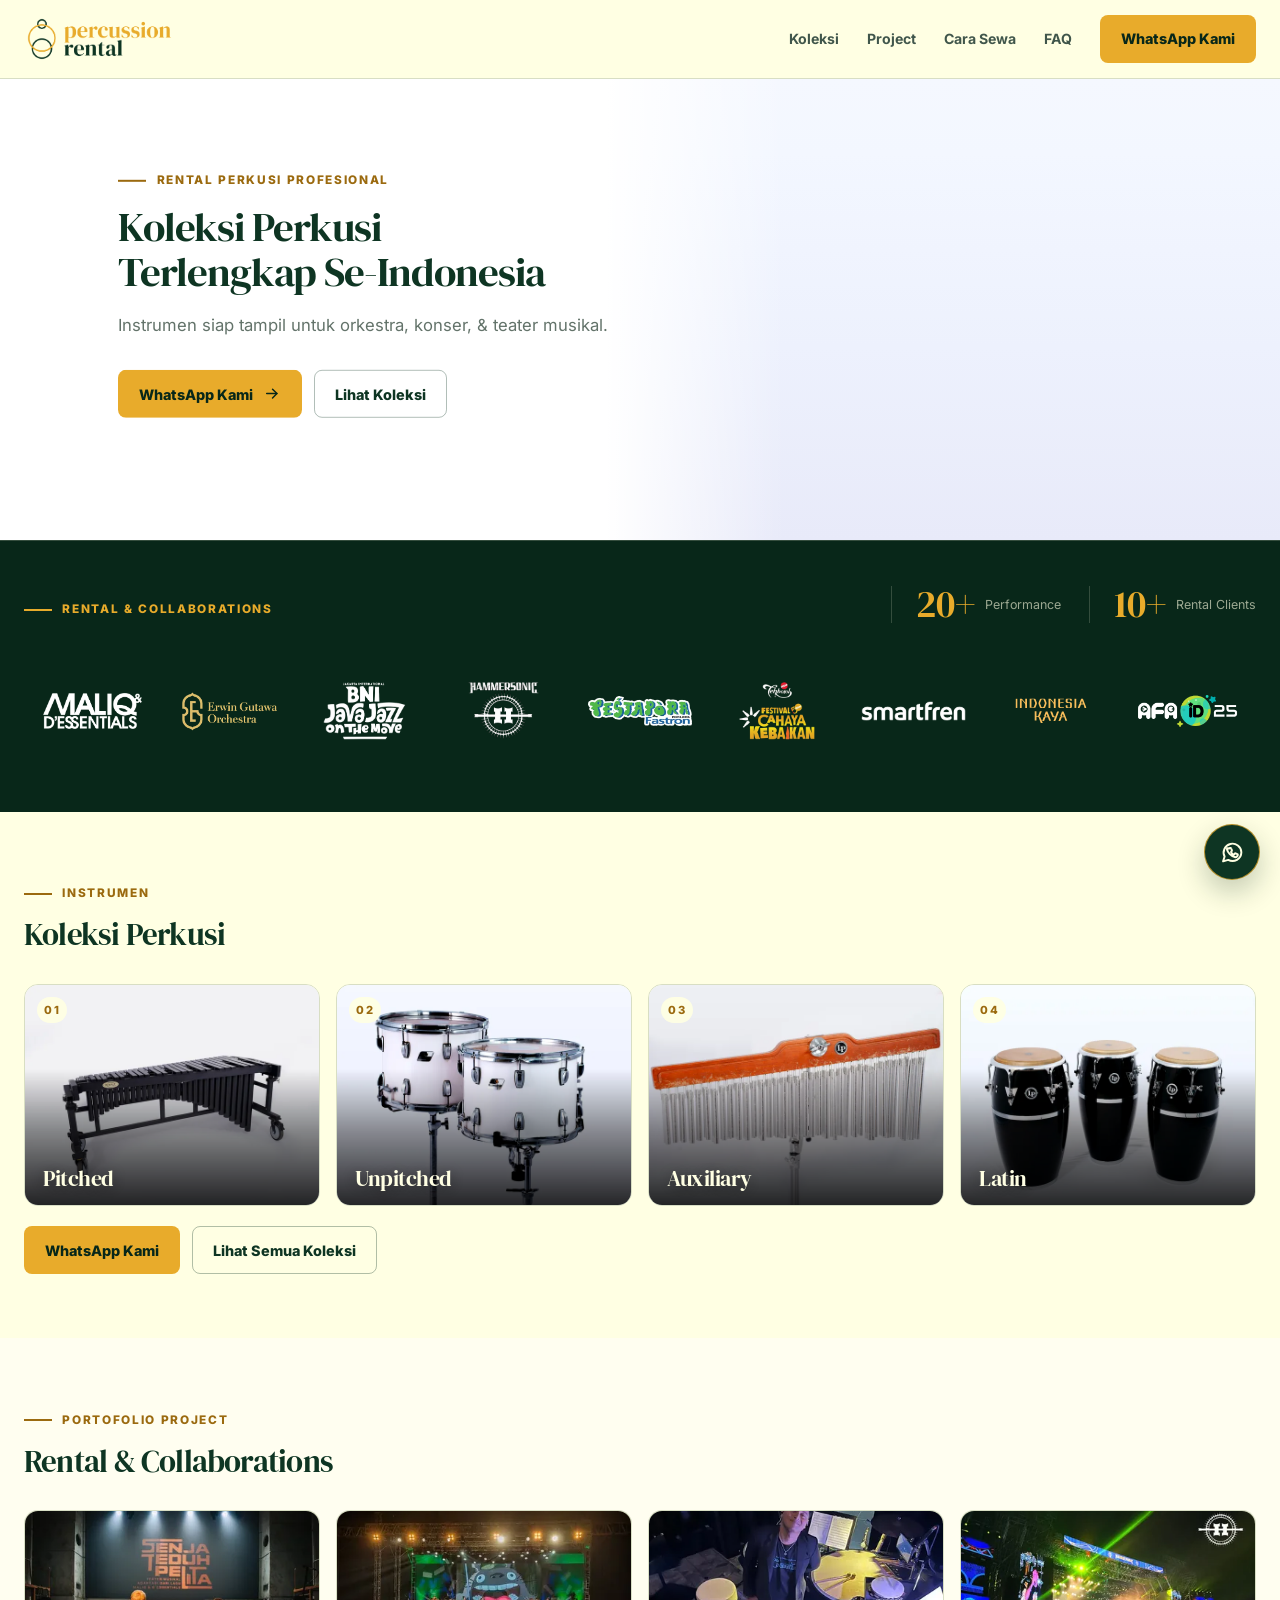
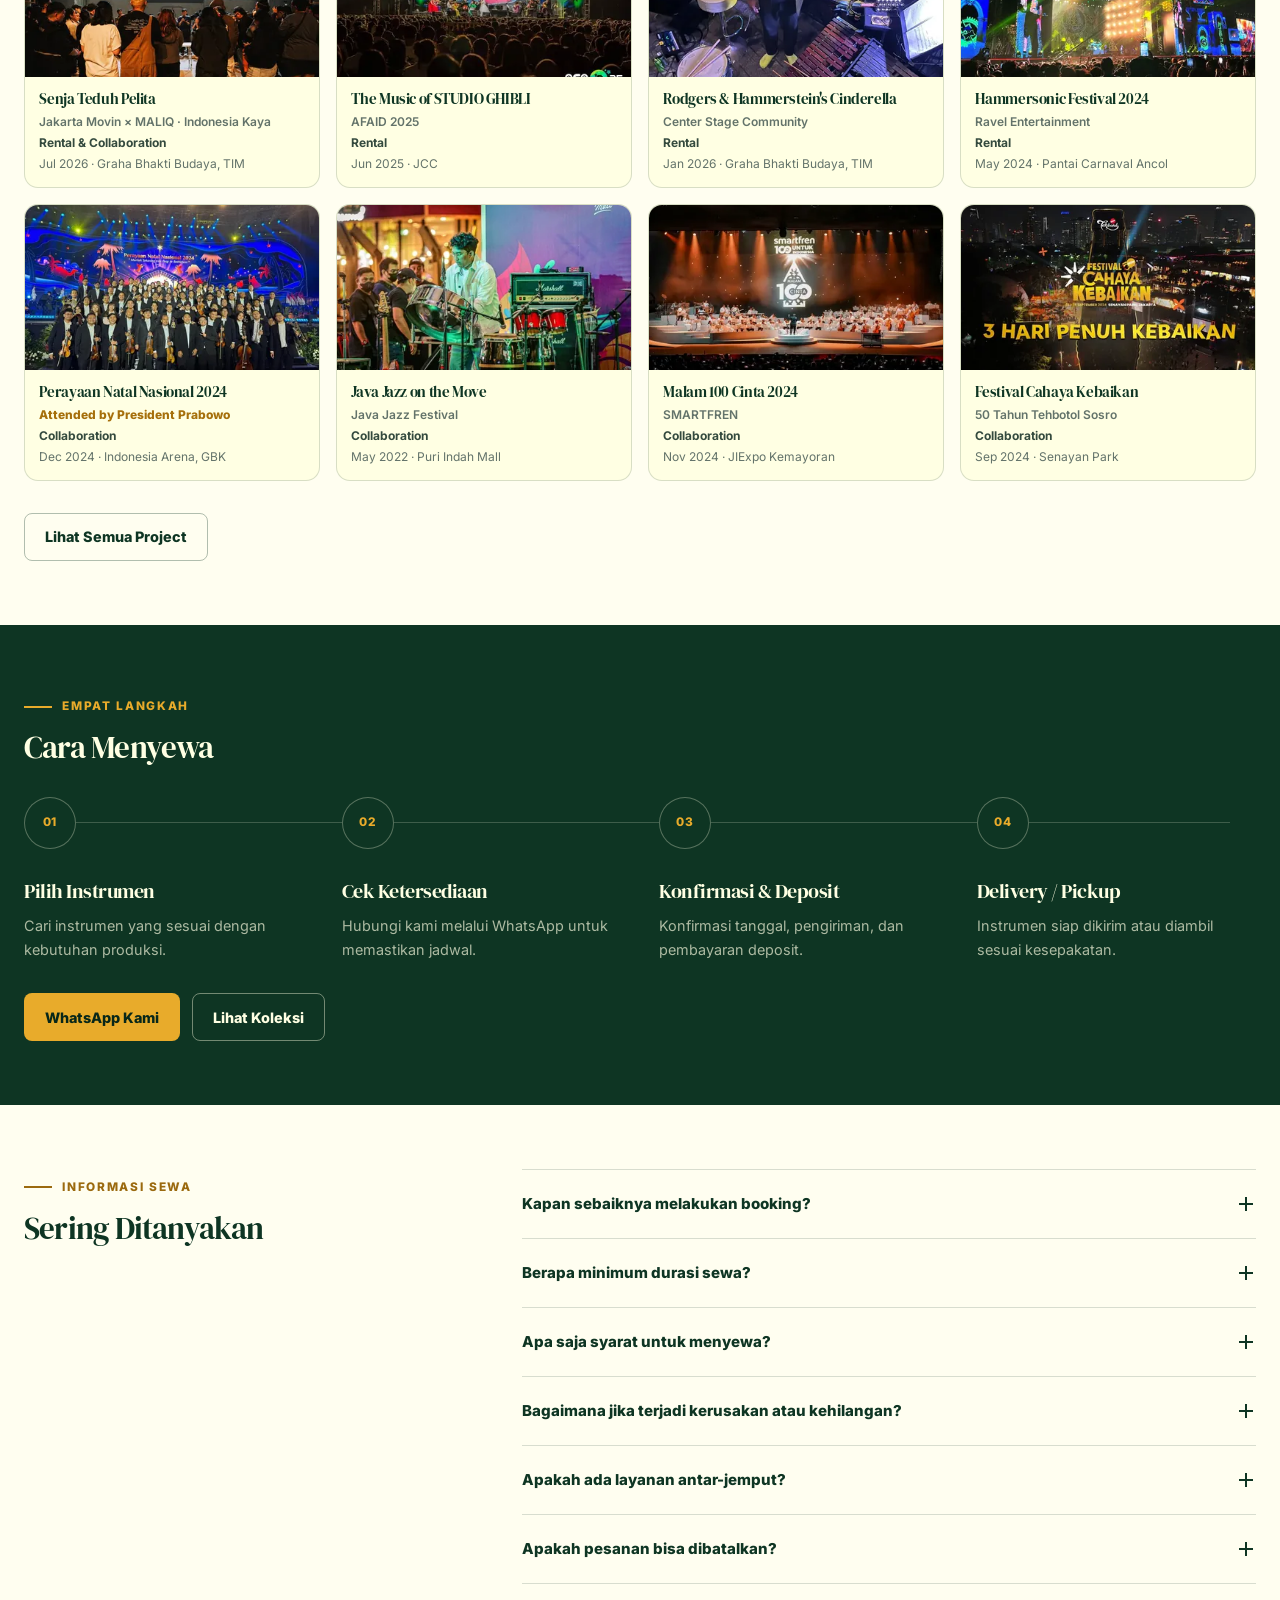
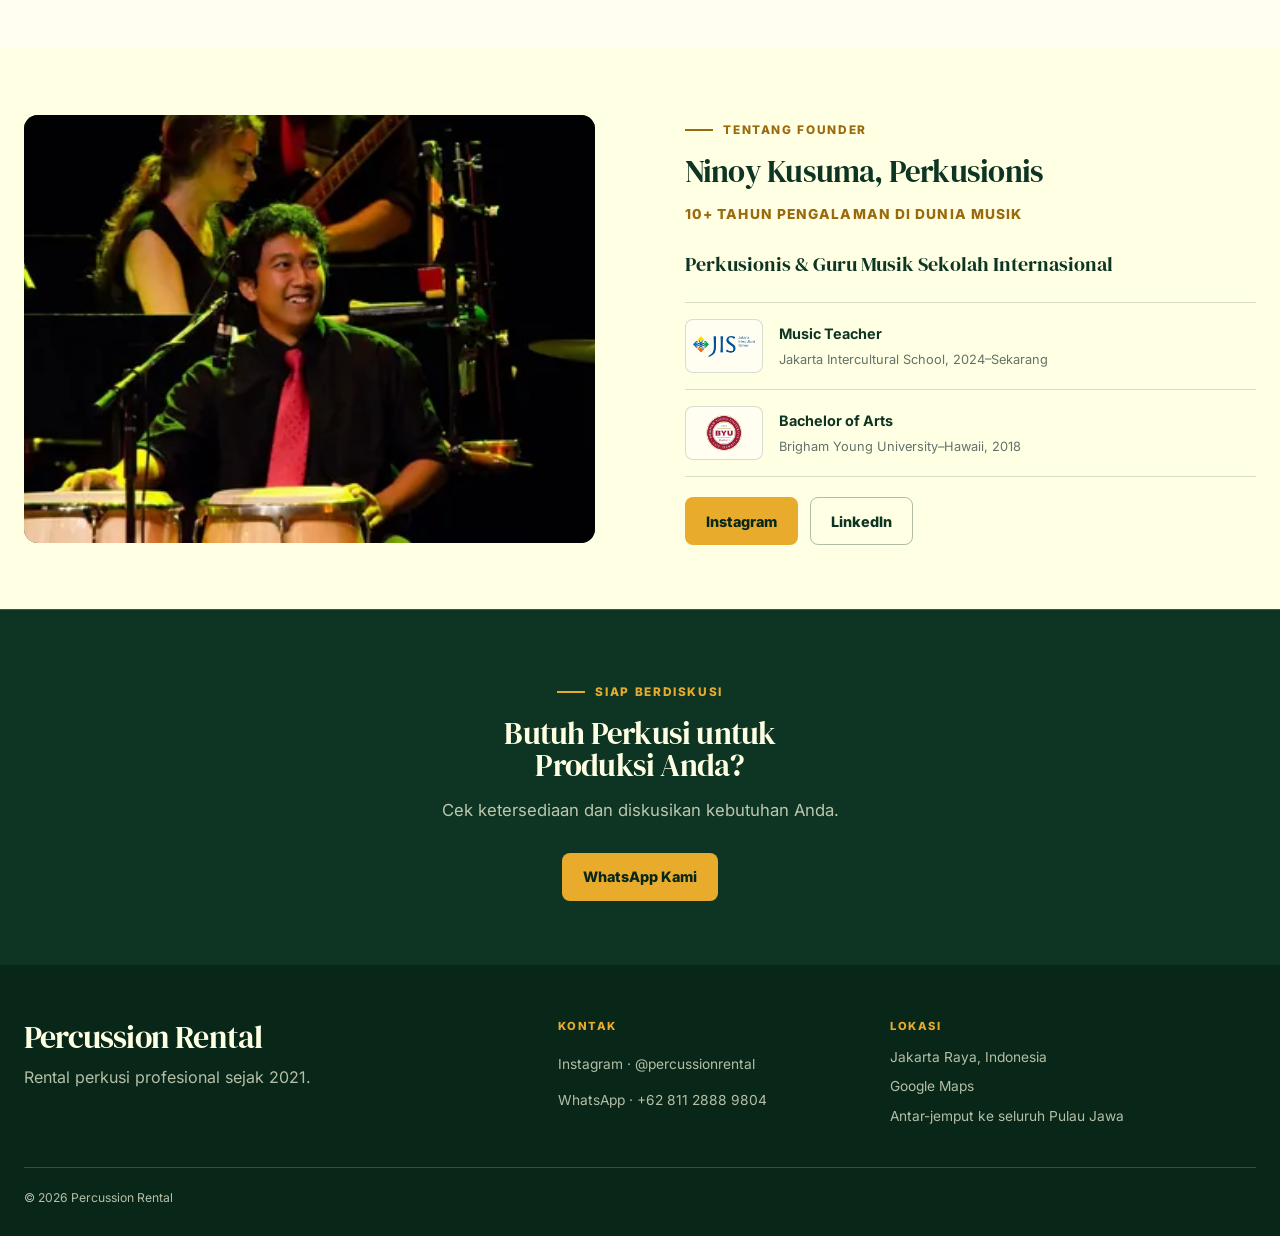
<file: index.html>
﻿<!doctype html>
<html lang="id">
<head>
  <meta charset="utf-8">
  <meta name="viewport" content="width=device-width, initial-scale=1">
  <title>Sewa Alat Perkusi di Jakarta | Percussion Rental</title>
  <meta name="description" content="Rental perkusi profesional untuk orkestra, konser, dan teater musikal. Koleksi lengkap, terawat, dan siap tampil dengan antar-jemput seluruh Pulau Jawa.">
  <link rel="canonical" href="https://prala-id.github.io/ninoy-percussion-rental/">
  <meta property="og:type" content="website">
  <meta property="og:title" content="Percussion Rental — Perkusi Lengkap &amp; Siap Tampil">
  <meta property="og:description" content="Koleksi perkusi profesional untuk orkestra, konser, dan teater musikal. Tersedia antar-jemput dari Jakarta ke seluruh Pulau Jawa.">
  <meta property="og:url" content="https://prala-id.github.io/ninoy-percussion-rental/">
  <meta property="og:image" content="https://prala-id.github.io/ninoy-percussion-rental/assets/images/og-percussion-rental-2026.jpg">
  <meta property="og:image:width" content="1200">
  <meta property="og:image:height" content="630">
  <meta property="og:image:alt" content="Percussion Rental — Koleksi Perkusi Terlengkap Se-Indonesia">
  <meta name="twitter:card" content="summary_large_image">
  <meta name="theme-color" content="#0e3523">
  <link rel="icon" type="image/png" href="assets/logo/percussion-rental-favicon-rounded.png">
  <link rel="preload" href="assets/fonts/inter-latin.woff2" as="font" type="font/woff2" crossorigin>
  <link rel="preload" href="assets/fonts/dm-serif-display-latin.woff2" as="font" type="font/woff2" crossorigin>
  <link rel="stylesheet" href="assets/css/styles.css?v=2026112205">
</head>
<body class="home-page">
  <a class="skip-link" href="#main-content">Lewati ke konten utama</a>

  <header class="site-header">
    <div class="container nav-shell">
      <a class="brand-logo" href="./" aria-label="Percussion Rental — Beranda" aria-current="page">
        <img src="assets/logo/percussion-rental-logo-horizontal-trim.webp" alt="Percussion Rental">
      </a>

      <nav class="nav-links" id="primary-navigation" aria-label="Navigasi utama">
        <a href="koleksi/">Koleksi</a>
        <a href="project/">Project</a>
        <a href="#cara-sewa">Cara Sewa</a>
        <a href="#faq">FAQ</a>
        <a class="btn btn-primary mobile-nav-cta" href="https://wa.me/6281128889804?text=Halo%20Ninoy%2C%20saya%20ingin%20konsultasi%20tentang%20sewa%20instrumen%20perkusi." target="_blank" rel="noopener noreferrer">WhatsApp Kami</a>
      </nav>

      <a class="btn btn-primary nav-cta" href="https://wa.me/6281128889804?text=Halo%20Ninoy%2C%20saya%20ingin%20konsultasi%20tentang%20sewa%20instrumen%20perkusi." target="_blank" rel="noopener noreferrer">WhatsApp Kami</a>
      <button class="menu-toggle" type="button" aria-label="Buka menu" aria-controls="primary-navigation" aria-expanded="false">
        <svg viewBox="0 0 24 24" fill="none" stroke="currentColor" stroke-width="2" stroke-linecap="round" aria-hidden="true">
          <path d="M4 7h16M4 12h16M4 17h16"/>
        </svg>
      </button>
    </div>
  </header>

  <main id="main-content">
    <section class="hero" aria-labelledby="hero-title">
      <div class="container hero-grid">
        <div class="hero-copy">
          <p class="eyebrow">Rental Perkusi Profesional</p>
          <h1 id="hero-title">
            <span class="hero-title-lead">Koleksi Perkusi</span>
            <span class="hero-title-support">Terlengkap Se-Indonesia</span>
          </h1>
          <p class="hero-subtitle">
            <span class="hero-subtitle-desktop">Instrumen siap tampil untuk orkestra, konser, &amp; teater musikal.</span>
            <span class="hero-subtitle-mobile"><span>Instrumen siap tampil untuk</span><span>orkestra, konser, &amp; teater musikal.</span></span>
          </p>
          <div class="actions">
            <a class="btn btn-primary" href="https://wa.me/6281128889804?text=Halo%20Ninoy%2C%20saya%20ingin%20konsultasi%20tentang%20sewa%20instrumen%20perkusi." target="_blank" rel="noopener noreferrer">
              WhatsApp Kami
              <svg viewBox="0 0 24 24" fill="none" stroke="currentColor" stroke-width="2" stroke-linecap="round" stroke-linejoin="round" aria-hidden="true"><path d="M5 12h14"/><path d="m13 6 6 6-6 6"/></svg>
            </a>
            <a class="btn btn-outline" href="koleksi/">Lihat Koleksi</a>
          </div>
        </div>

        <figure class="hero-media">
          <picture>
            <source media="(max-width: 980px)" srcset="assets/images/hero-snare-drums-mobile-800.webp 800w, assets/images/hero-snare-drums-mobile-1200.webp 1200w, assets/images/hero-snare-drums-mobile-1600.webp 1600w" sizes="100vw" width="1600" height="1000">
            <img src="assets/images/hero-snare-drums-cut-900.webp" srcset="assets/images/hero-snare-drums-cut-600.webp 600w, assets/images/hero-snare-drums-cut-900.webp 900w, assets/images/hero-snare-drums-cut-1200.webp 1200w" sizes="480px" alt="Dua snare drum putih di atas stand" width="1200" height="1092" fetchpriority="high" decoding="async">
          </picture>
        </figure>
      </div>
    </section>

    <section class="credibility section-tight" aria-labelledby="credibility-title">
      <div class="container">
        <div class="credibility-heading">
          <h2 class="eyebrow" id="credibility-title">Rental &amp; Collaborations</h2>
          <dl class="numbers" aria-label="Pengalaman Percussion Rental">
            <div class="number-item">
              <dt>Performance</dt>
              <dd>20+</dd>
            </div>
            <div class="number-item">
              <dt>Rental Clients</dt>
              <dd>10+</dd>
            </div>
          </dl>
        </div>

        <div class="logo-grid" aria-label="Klien dan project pilihan">
          <a class="logo-item" href="project/#senja-teduh-pelita" aria-label="Lihat project Senja Teduh Pelita"><img class="logo-invert" src="assets/logo/maliq-dessentials-logo.webp" alt="MALIQ &amp; D’Essentials" loading="lazy"></a>
          <a class="logo-item" href="project/#symphonesia-bangga-indonesia" aria-label="Lihat project SYMPHONESIA: Bangga Indonesia"><img class="logo-wide" src="assets/logo/erwin-gutawa-orchestra-logo-horizontal-trim.webp" alt="Erwin Gutawa Orchestra" loading="lazy"></a>
          <a class="logo-item" href="project/#java-jazz-on-the-move" aria-label="Lihat project Java Jazz on the Move"><img class="logo-tall logo-invert" src="assets/logo/java-jazz-on-the-move-2024-trim.webp" alt="Jakarta International Java Jazz Festival" loading="lazy"></a>
          <a class="logo-item" href="project/#hammersonic-festival-2024" aria-label="Lihat project Hammersonic Festival 2024"><img class="logo-tall" src="assets/logo/hammersonic-2024-trim.webp" alt="Hammersonic Festival" loading="lazy"></a>
          <a class="logo-item" href="project/#erwin-gutawa-karaokestra" aria-label="Lihat project Erwin Gutawa Karaokestra"><img class="logo-wide" src="assets/logo/pestapora-2024-logo.webp" alt="Pestapora 2024" loading="lazy"></a>
          <a class="logo-item" href="project/#festival-cahaya-kebaikan" aria-label="Lihat project Festival Cahaya Kebaikan"><img class="logo-tall" src="assets/logo/festival-cahaya-kebaikan-50-tahun-tehbotol-sosro-logo-trim.webp" alt="Tehbotol Sosro" loading="lazy"></a>
          <a class="logo-item" href="project/#malam-100-cinta-2024" aria-label="Lihat project Malam 100 Cinta 2024"><img class="logo-wide logo-invert" src="assets/logo/smartfren-logo.webp" alt="SMARTFREN" loading="lazy"></a>
          <a class="logo-item" href="project/#senja-teduh-pelita" aria-label="Lihat project Senja Teduh Pelita"><img class="logo-tall" src="assets/logo/indonesia-kaya.svg" alt="Indonesia Kaya" loading="lazy"></a>
          <a class="logo-item" href="project/#the-music-of-studio-ghibli" aria-label="Lihat project The Music of Studio Ghibli"><img class="logo-wide" src="assets/logo/afaid25-logo-trim.webp" alt="Anime Festival Asia Indonesia 2025" loading="lazy"></a>
        </div>
      </div>
    </section>

    <section class="section collection-preview" aria-labelledby="collection-title">
      <div class="container">
        <div class="section-head">
          <p class="eyebrow">Instrumen</p>
          <h2 class="section-title" id="collection-title">Koleksi Perkusi</h2>
        </div>

        <div class="category-grid">
          <a class="category-card" href="koleksi/?category=pitched">
            <span class="category-number" aria-hidden="true">01</span>
            <img class="category-photo" src="assets/images/instruments/royale-marimba-640.webp" srcset="assets/images/instruments/royale-marimba-640.webp 640w, assets/images/instruments/royale-marimba-1280.webp 1280w" sizes="(min-width: 1200px) 298px, (min-width: 821px) calc((100vw - 96px) / 4), calc((100vw - 42px) / 2)" alt="" width="1280" height="960" loading="lazy" decoding="async">
            <h3>Pitched</h3>
          </a>
          <a class="category-card" href="koleksi/?category=unpitched">
            <span class="category-number" aria-hidden="true">02</span>
            <img class="category-photo" src="assets/images/instruments/ludwig-snare-drum-640.webp" srcset="assets/images/instruments/ludwig-snare-drum-640.webp 640w, assets/images/instruments/ludwig-snare-drum-1280.webp 1280w" sizes="(min-width: 1200px) 298px, (min-width: 821px) calc((100vw - 96px) / 4), calc((100vw - 42px) / 2)" alt="" width="1280" height="960" loading="lazy" decoding="async">
            <h3>Unpitched</h3>
          </a>
          <a class="category-card" href="koleksi/?category=auxiliary">
            <span class="category-number" aria-hidden="true">03</span>
            <img class="category-photo" src="assets/images/instruments/lp-double-bar-windchimes-640.webp" srcset="assets/images/instruments/lp-double-bar-windchimes-640.webp 640w, assets/images/instruments/lp-double-bar-windchimes-1280.webp 1280w" sizes="(min-width: 1200px) 298px, (min-width: 821px) calc((100vw - 96px) / 4), calc((100vw - 42px) / 2)" alt="" width="1280" height="960" loading="lazy" decoding="async">
            <h3>Auxiliary</h3>
          </a>
          <a class="category-card" href="koleksi/?category=latin">
            <span class="category-number" aria-hidden="true">04</span>
            <img class="category-photo" src="assets/images/instruments/lp-conga-classic-640.webp" srcset="assets/images/instruments/lp-conga-classic-640.webp 640w, assets/images/instruments/lp-conga-classic-1280.webp 1280w" sizes="(min-width: 1200px) 298px, (min-width: 821px) calc((100vw - 96px) / 4), calc((100vw - 42px) / 2)" alt="" width="1280" height="960" loading="lazy" decoding="async">
            <h3>Latin</h3>
          </a>
        </div>

        <div class="actions">
          <a class="btn btn-primary" href="https://wa.me/6281128889804?text=Halo%20Ninoy%2C%20saya%20ingin%20konsultasi%20tentang%20sewa%20instrumen%20perkusi." target="_blank" rel="noopener noreferrer">WhatsApp Kami</a>
          <a class="btn btn-outline" href="koleksi/">Lihat Semua Koleksi</a>
        </div>
      </div>
    </section>

    <section class="section section-white selected-projects" aria-labelledby="projects-title">
      <div class="container">
        <div class="section-head">
          <p class="eyebrow">Portofolio Project</p>
          <h2 class="section-title" id="projects-title">Rental &amp; Collaborations</h2>
        </div>

        <div class="projects-wrap">
          <div class="project-track" aria-label="Daftar project pilihan">
            <div class="project-row-shell">
            <div class="project-row" id="project-track-rental" data-scroll-track tabindex="0" aria-label="Project rental pilihan yang dapat digeser">
            <article class="project-card" data-source="https://indonesiakaya.com/agenda-budaya/musikal-senja-teduh-pelita-hadirkan-petualangan-emosional-masa-depan-bumi/">
              <div class="project-card-media"><img src="assets/images/senja-teduh-pelita-2026.webp" srcset="assets/images/senja-teduh-pelita-2026-400.webp 400w, assets/images/senja-teduh-pelita-2026-600.webp 600w, assets/images/senja-teduh-pelita-2026-800.webp 800w, assets/images/senja-teduh-pelita-2026.webp 1600w" sizes="(min-width: 1290px) 298px, (min-width: 981px) calc((100vw - 96px) / 4), (min-width: 681px) calc((100vw - 64px) / 2), (min-width: 431px) 178px, 156px" alt="Panggung teater musikal Senja Teduh Pelita di Graha Bhakti Budaya" loading="lazy"></div>
              <div class="project-card-body">
                <h3>Senja Teduh Pelita</h3>
                <p class="project-context project-context--wrap">Jakarta Movin × MALIQ · Indonesia&nbsp;Kaya</p>
                <p class="project-role">Rental &amp; Collaboration</p>
                <p class="project-date">Jul 2026 · Graha Bhakti Budaya, TIM</p>
              </div>
            </article>

            <article class="project-card" data-source="https://animefestival.asia/afaid25/concert/">
              <div class="project-card-media"><img src="assets/images/the-music-of-studio-ghibli-afaid-2025.webp" srcset="assets/images/the-music-of-studio-ghibli-afaid-2025-400.webp 400w, assets/images/the-music-of-studio-ghibli-afaid-2025-600.webp 600w, assets/images/the-music-of-studio-ghibli-afaid-2025.webp 678w" sizes="(min-width: 1290px) 298px, (min-width: 981px) calc((100vw - 96px) / 4), (min-width: 681px) calc((100vw - 64px) / 2), (min-width: 431px) 178px, 156px" alt="Konser The Music of Studio Ghibli di AFAID 2025" width="678" height="452" loading="lazy" decoding="async"></div>
              <div class="project-card-body">
                <h3 class="project-title-wrap" data-force-wrap>The Music of STUDIO GHIBLI</h3>
                <p class="project-context">AFAID 2025</p>
                <p class="project-role">Rental</p>
                <p class="project-date">Jun 2025 · JCC</p>
              </div>
            </article>

            <article class="project-card" data-source="https://ekraf.go.id/news-en/vice-minister-of-creative-economy-applauds-rodgers-hammersteins-cinderella-as-international-standard-musical-theatre">
              <div class="project-card-media"><img src="assets/images/rodgers-hammerstein-cinderella.webp" srcset="assets/images/rodgers-hammerstein-cinderella-400.webp 400w, assets/images/rodgers-hammerstein-cinderella-600.webp 600w, assets/images/rodgers-hammerstein-cinderella-800.webp 800w, assets/images/rodgers-hammerstein-cinderella.webp 960w" sizes="(min-width: 1290px) 298px, (min-width: 981px) calc((100vw - 96px) / 4), (min-width: 681px) calc((100vw - 64px) / 2), (min-width: 431px) 178px, 156px" alt="Produksi Rodgers &amp; Hammerstein's Cinderella" loading="lazy"></div>
              <div class="project-card-body">
                <h3>Rodgers &amp; Hammerstein's Cinderella</h3>
                <p class="project-context">Center Stage Community</p>
                <p class="project-role">Rental</p>
                <p class="project-date">Jan 2026 · Graha Bhakti Budaya, TIM</p>
              </div>
            </article>

            <article class="project-card" data-source="https://www.detik.com/pop/music/d-7326622/wadah-besar-hajatan-musik-cadas-hammersonic-2024-buat-penonton-berkesan">
              <div class="project-card-media"><img src="assets/images/hammersonic-festival-2024.webp" srcset="assets/images/hammersonic-festival-2024-400.webp 400w, assets/images/hammersonic-festival-2024-600.webp 600w, assets/images/hammersonic-festival-2024-800.webp 800w, assets/images/hammersonic-festival-2024.webp 1280w" sizes="(min-width: 1290px) 298px, (min-width: 981px) calc((100vw - 96px) / 4), (min-width: 681px) calc((100vw - 64px) / 2), (min-width: 431px) 178px, 156px" alt="Panggung Hammersonic Festival 2024" loading="lazy"></div>
              <div class="project-card-body">
                <h3>Hammersonic Festival 2024</h3>
                <p class="project-context">Ravel Entertainment</p>
                <p class="project-role">Rental</p>
                <p class="project-date">May 2024 · Pantai Carnaval Ancol</p>
              </div>
            </article>

            </div>
            <button class="mobile-scroll-cue" type="button" data-scroll-target="project-track-rental" data-direction="1" aria-label="Geser project rental ke kanan">
              <svg viewBox="0 0 24 24" fill="none" stroke="currentColor" stroke-width="2" stroke-linecap="round" stroke-linejoin="round" aria-hidden="true"><path d="M5 12h14"></path><path d="m13 6 6 6-6 6"></path></svg>
            </button>
            </div>

            <div class="project-row-shell">
            <div class="project-row" id="project-track-performance" data-scroll-track tabindex="0" aria-label="Project performance pilihan yang dapat digeser">

            <article class="project-card" data-source="https://setkab.go.id/perayaan-natal-nasional-tahun-2024-di-indonesia-arena-senayan-jakarta-sabtu-28-desember-2024/">
              <div class="project-card-media"><img src="assets/images/perayaan-natal-nasional-2024.webp" srcset="assets/images/perayaan-natal-nasional-2024-400.webp 400w, assets/images/perayaan-natal-nasional-2024-600.webp 600w, assets/images/perayaan-natal-nasional-2024-800.webp 800w, assets/images/perayaan-natal-nasional-2024.webp 1280w" sizes="(min-width: 1290px) 298px, (min-width: 981px) calc((100vw - 96px) / 4), (min-width: 681px) calc((100vw - 64px) / 2), (min-width: 431px) 178px, 156px" alt="Penampilan Perayaan Natal Nasional 2024 di Indonesia Arena" loading="lazy"></div>
              <div class="project-card-body">
                <h3>Perayaan Natal Nasional 2024</h3>
                <p class="project-context project-highlight">Attended by President Prabowo</p>
                <p class="project-role">Collaboration</p>
                <p class="project-date">Dec 2024 · Indonesia Arena, GBK</p>
              </div>
            </article>

            <article class="project-card" data-source="https://puriindahmall.co.id/news/java-jazz-on-the-move">
              <div class="project-card-media"><img src="assets/images/java-jazz-on-the-move-2022.webp" srcset="assets/images/java-jazz-on-the-move-2022-400.webp 400w, assets/images/java-jazz-on-the-move-2022-600.webp 600w, assets/images/java-jazz-on-the-move-2022-800.webp 800w, assets/images/java-jazz-on-the-move-2022.webp 1440w" sizes="(min-width: 1290px) 298px, (min-width: 981px) calc((100vw - 96px) / 4), (min-width: 681px) calc((100vw - 64px) / 2), (min-width: 431px) 178px, 156px" alt="Ninoy Kusuma tampil di Java Jazz on the Move" loading="lazy"></div>
              <div class="project-card-body">
                <h3>Java Jazz on the Move</h3>
                <p class="project-context">Java Jazz Festival</p>
                <p class="project-role">Collaboration</p>
                <p class="project-date">May 2022 · Puri Indah Mall</p>
              </div>
            </article>

            <article class="project-card" data-source="https://koran-jakarta.com/2024-11-27/pertunjukkan-konser-malam-100-cinta">
              <div class="project-card-media"><img src="assets/images/smartfren-malam-100-cinta-2024.webp" srcset="assets/images/smartfren-malam-100-cinta-2024-400.webp 400w, assets/images/smartfren-malam-100-cinta-2024-600.webp 600w, assets/images/smartfren-malam-100-cinta-2024-800.webp 800w, assets/images/smartfren-malam-100-cinta-2024.webp 1280w" sizes="(min-width: 1290px) 298px, (min-width: 981px) calc((100vw - 96px) / 4), (min-width: 681px) calc((100vw - 64px) / 2), (min-width: 431px) 178px, 156px" alt="Penampilan Malam 100 Cinta 2024" loading="lazy"></div>
              <div class="project-card-body">
                <h3>Malam 100 Cinta 2024</h3>
                <p class="project-context">SMARTFREN</p>
                <p class="project-role">Collaboration</p>
                <p class="project-date">Nov 2024 · JIExpo Kemayoran</p>
              </div>
            </article>

            <article class="project-card" data-source="https://www.tehbotolsosro.com/aktivitas/telusuri/berita/50-tahun-perjalanan-emas-tehbotol-sosro-menyebar-cahaya-kebaikan">
              <div class="project-card-media"><img src="assets/images/festival-cahaya-kebaikan-2024.webp" srcset="assets/images/festival-cahaya-kebaikan-2024-400.webp 400w, assets/images/festival-cahaya-kebaikan-2024-600.webp 600w, assets/images/festival-cahaya-kebaikan-2024-800.webp 800w, assets/images/festival-cahaya-kebaikan-2024.webp 1280w" sizes="(min-width: 1290px) 298px, (min-width: 981px) calc((100vw - 96px) / 4), (min-width: 681px) calc((100vw - 64px) / 2), (min-width: 431px) 178px, 156px" alt="Festival Cahaya Kebaikan di Senayan Park" loading="lazy"></div>
              <div class="project-card-body">
                <h3>Festival Cahaya Kebaikan</h3>
                <p class="project-context">50 Tahun Tehbotol Sosro</p>
                <p class="project-role">Collaboration</p>
                <p class="project-date">Sep 2024 · Senayan Park</p>
              </div>
            </article>
            </div>
            <button class="mobile-scroll-cue" type="button" data-scroll-target="project-track-performance" data-direction="1" aria-label="Geser project performance ke kanan">
              <svg viewBox="0 0 24 24" fill="none" stroke="currentColor" stroke-width="2" stroke-linecap="round" stroke-linejoin="round" aria-hidden="true"><path d="M5 12h14"></path><path d="m13 6 6 6-6 6"></path></svg>
            </button>
            </div>
          </div>

        </div>

        <div class="actions section-actions">
          <a class="btn btn-outline" href="project/">Lihat Semua Project</a>
        </div>
      </div>
    </section>

    <section class="section section-dark rental-process" id="cara-sewa" aria-labelledby="rental-title">
      <div class="container">
        <div class="section-head">
          <p class="eyebrow">Empat Langkah</p>
          <h2 class="section-title" id="rental-title">Cara Menyewa</h2>
        </div>

        <ol class="process-grid">
          <li class="process-card">
            <span class="process-step" aria-hidden="true">01</span>
            <h3>Pilih Instrumen</h3>
            <p>Cari instrumen yang sesuai dengan kebutuhan produksi.</p>
          </li>
          <li class="process-card">
            <span class="process-step" aria-hidden="true">02</span>
            <h3>Cek Ketersediaan</h3>
            <p>Hubungi kami melalui WhatsApp untuk memastikan jadwal.</p>
          </li>
          <li class="process-card">
            <span class="process-step" aria-hidden="true">03</span>
            <h3>Konfirmasi &amp; Deposit</h3>
            <p>Konfirmasi tanggal, pengiriman, dan pembayaran deposit.</p>
          </li>
          <li class="process-card">
            <span class="process-step" aria-hidden="true">04</span>
            <h3>Delivery / Pickup</h3>
            <p>Instrumen siap dikirim atau diambil sesuai kesepakatan.</p>
          </li>
        </ol>

        <div class="actions section-actions">
          <a class="btn btn-primary" href="https://wa.me/6281128889804?text=Halo%20Ninoy%2C%20saya%20ingin%20konsultasi%20tentang%20sewa%20instrumen%20perkusi." target="_blank" rel="noopener noreferrer">WhatsApp Kami</a>
          <a class="btn btn-outline" href="koleksi/">Lihat Koleksi</a>
        </div>
      </div>
    </section>

    <section class="section testimonials" aria-labelledby="testimonials-title" hidden>
      <div class="container">
        <div class="section-head">
          <p class="eyebrow">Testimonial</p>
          <h2 class="section-title" id="testimonials-title">Kata Mereka</h2>
        </div>

        <div class="testimonial-grid">
          <article class="testimonial-card testimonial-card--placeholder">
            <blockquote>“Testimoni klien mengenai kualitas instrumen dan layanan rental akan ditampilkan di sini.”</blockquote>
            <p class="person"><strong>Nama Klien 01</strong><span>Jabatan · Organisasi</span></p>
          </article>
          <article class="testimonial-card testimonial-card--placeholder">
            <blockquote>“Testimoni kolaborator mengenai proses kerja dan kebutuhan produksi akan ditampilkan di sini.”</blockquote>
            <p class="person"><strong>Nama Klien 02</strong><span>Jabatan · Organisasi</span></p>
          </article>
          <article class="testimonial-card testimonial-card--placeholder">
            <blockquote>“Testimoni penyelenggara mengenai dukungan performance dan acara akan ditampilkan di sini.”</blockquote>
            <p class="person"><strong>Nama Klien 03</strong><span>Jabatan · Organisasi</span></p>
          </article>
        </div>
      </div>
    </section>

    <section class="section section-white faq-section" id="faq" aria-labelledby="faq-title">
      <div class="container faq-layout">
        <div class="section-head">
          <p class="eyebrow">Informasi Sewa</p>
          <h2 class="section-title" id="faq-title">Sering Ditanyakan</h2>
        </div>

        <div class="faq-list">
          <details class="faq-item">
            <summary class="faq-question">Kapan sebaiknya melakukan booking?<span class="faq-icon" aria-hidden="true"></span></summary>
            <div class="faq-answer"><p>Sebaiknya minimal 24 jam sebelumnya. Untuk produksi besar atau kebutuhan beberapa instrumen, booking lebih awal sangat disarankan.</p></div>
          </details>
          <details class="faq-item">
            <summary class="faq-question">Berapa minimum durasi sewa?<span class="faq-icon" aria-hidden="true"></span></summary>
            <div class="faq-answer"><p>Minimum sewa 1 hari. Tersedia harga khusus untuk penyewaan beberapa hari. Perpanjangan wajib dikonfirmasi minimal 24 jam sebelum masa sewa berakhir.</p></div>
          </details>
          <details class="faq-item">
            <summary class="faq-question">Apa saja syarat untuk menyewa?<span class="faq-icon" aria-hidden="true"></span></summary>
            <div class="faq-answer"><p>Untuk menyewa, Anda perlu menyerahkan KTP sebagai jaminan identitas dan membayar deposit sebesar <span class="nowrap">Rp500.000–Rp1.000.000</span>, tergantung instrumen yang disewa. Deposit akan dikembalikan setelah instrumen diterima kembali dalam kondisi baik.</p></div>
          </details>
          <details class="faq-item">
            <summary class="faq-question">Bagaimana jika terjadi kerusakan atau kehilangan?<span class="faq-icon" aria-hidden="true"></span></summary>
            <div class="faq-answer"><p>Kerusakan akibat pemakaian normal tidak dikenakan biaya. Kerusakan di luar pemakaian normal atau kehilangan akan dikenakan biaya perbaikan atau penggantian sesuai kondisi instrumen.</p></div>
          </details>
          <details class="faq-item">
            <summary class="faq-question">Apakah ada layanan antar-jemput?<span class="faq-icon" aria-hidden="true"></span></summary>
            <div class="faq-answer"><p>Ya. Kami melayani antar-jemput dari Jakarta hingga seluruh Pulau Jawa. Biaya menyesuaikan lokasi dan kebutuhan pengiriman.</p></div>
          </details>
          <details class="faq-item">
            <summary class="faq-question">Apakah pesanan bisa dibatalkan?<span class="faq-icon" aria-hidden="true"></span></summary>
            <div class="faq-answer"><p>Bisa. Pembatalan kurang dari 24 jam sebelum tanggal sewa dikenakan biaya 50% dari nilai pemesanan.</p></div>
          </details>
        </div>
      </div>
    </section>

    <section class="section founder-section" aria-labelledby="founder-title">
      <div class="container founder-grid">
        <figure class="founder-photo">
          <img src="assets/images/byu-hawaii-salsa-orchestra.webp" srcset="assets/images/byu-hawaii-salsa-orchestra-400.webp 400w, assets/images/byu-hawaii-salsa-orchestra-600.webp 600w, assets/images/byu-hawaii-salsa-orchestra-800.webp 800w, assets/images/byu-hawaii-salsa-orchestra.webp 1600w" sizes="(max-width: 820px) calc(100vw - 2rem), 560px" alt="Ninoy Kusuma tampil bersama BYU–Hawaii Salsa Orchestra &amp; Street Band" width="1600" height="1060" loading="lazy">
        </figure>

        <div class="founder-copy">
          <p class="eyebrow">Tentang Founder</p>
          <h2 class="section-title" id="founder-title">Ninoy Kusuma, Perkusionis</h2>
          <p class="founder-subtitle">10+ Tahun Pengalaman di Dunia Musik</p>
          <p class="founder-intro">Perkusionis &amp; Guru Musik Sekolah Internasional</p>

          <ul class="credentials">
            <li class="credential">
              <span class="credential-logo"><img src="assets/logo/jakarta-intercultural-school-logo.webp" alt="" width="960" height="320" loading="lazy"></span>
              <span><strong>Music Teacher</strong><small>Jakarta Intercultural School, 2024–Sekarang</small></span>
            </li>
            <li class="credential">
              <span class="credential-logo"><img class="credential-seal" src="assets/logo/byu-hawaii-logo.webp" alt="" width="480" height="480" loading="lazy"></span>
              <span><strong>Bachelor of Arts</strong><small>Brigham Young <span class="nowrap">University–Hawaii</span>, 2018</small></span>
            </li>
          </ul>

          <div class="actions founder-actions">
            <a class="btn btn-primary" href="https://www.instagram.com/ninoy_percussion/" target="_blank" rel="noopener noreferrer">Instagram</a>
            <a class="btn btn-outline" href="https://www.linkedin.com/in/ninoy-kusuma/" target="_blank" rel="noopener noreferrer">LinkedIn</a>
          </div>
        </div>
      </div>
    </section>

    <section class="section section-dark final-cta" aria-labelledby="final-cta-title">
      <div class="container">
        <p class="eyebrow">Siap Berdiskusi</p>
        <h2 class="section-title" id="final-cta-title"><span class="title-line">Butuh Perkusi untuk</span><span class="title-line">Produksi Anda?</span></h2>
        <p class="section-subtitle">Cek ketersediaan dan diskusikan kebutuhan Anda.</p>
        <div class="actions">
          <a class="btn btn-primary" href="https://wa.me/6281128889804?text=Halo%20Ninoy%2C%20saya%20ingin%20konsultasi%20tentang%20sewa%20instrumen%20perkusi." target="_blank" rel="noopener noreferrer">WhatsApp Kami</a>
        </div>
      </div>
    </section>
  </main>

  <dialog class="project-dialog" id="project-dialog" aria-labelledby="project-dialog-title">
    <div class="project-dialog-panel">
      <button class="project-dialog-close" type="button" aria-label="Tutup detail project">
        <svg viewBox="0 0 24 24" fill="none" stroke="currentColor" stroke-width="2" stroke-linecap="round" aria-hidden="true"><path d="M6 6l12 12M18 6 6 18"></path></svg>
      </button>
      <div class="project-dialog-media"><img alt=""><span class="project-wordmark" hidden></span></div>
      <div class="project-dialog-body">
        <h2 id="project-dialog-title"></h2>
        <p class="project-dialog-context"></p>
        <p class="project-dialog-role"></p>
        <p class="project-dialog-date"></p>
        <p class="project-dialog-source-slot" hidden></p>
      </div>
    </div>
  </dialog>

  <dialog class="project-dialog" id="logo-project-dialog" aria-labelledby="logo-project-dialog-title">
    <div class="project-dialog-panel">
      <button class="project-dialog-close" type="button" aria-label="Tutup detail project">
        <svg viewBox="0 0 24 24" fill="none" stroke="currentColor" stroke-width="2" stroke-linecap="round" aria-hidden="true"><path d="M6 6l12 12M18 6 6 18"></path></svg>
      </button>
      <div class="project-dialog-media"><img alt=""><span class="project-wordmark" hidden></span></div>
      <div class="project-dialog-body">
        <h2 id="logo-project-dialog-title"></h2>
        <p class="project-dialog-context"></p>
        <p class="project-dialog-role"></p>
        <p class="project-dialog-date"></p>
        <p class="project-dialog-source-slot" hidden></p>
      </div>
    </div>
  </dialog>

  <footer class="site-footer">
    <div class="container">
      <div class="footer-grid">
        <div class="footer-brand">
          <h2>Percussion Rental</h2>
          <p>Rental perkusi profesional sejak 2021.</p>
        </div>
        <div class="footer-group">
          <h3>Kontak</h3>
          <div class="footer-links">
            <a href="https://www.instagram.com/percussionrental/" target="_blank" rel="noopener noreferrer">Instagram · @percussionrental</a>
            <a href="https://wa.me/6281128889804?text=Halo%20Ninoy%2C%20saya%20ingin%20konsultasi%20tentang%20sewa%20instrumen%20perkusi." target="_blank" rel="noopener noreferrer">WhatsApp · +62 811 2888 9804</a>
          </div>
        </div>
        <div class="footer-group">
          <h3>Lokasi</h3>
          <div class="footer-links">
            <span>Jakarta Raya, Indonesia</span>
            <a href="https://share.google/fQKJOkn1HUgyBwz7L" target="_blank" rel="noopener noreferrer">Google Maps</a>
            <span>Antar-jemput ke seluruh Pulau Jawa</span>
          </div>
        </div>
      </div>
      <div class="footer-bottom"><span>© 2026 Percussion Rental</span></div>
    </div>
  </footer>

  <aside class="whatsapp-float-region" aria-label="Kontak cepat">
    <a class="whatsapp-float" href="https://wa.me/6281128889804?text=Halo%20Ninoy%2C%20saya%20ingin%20konsultasi%20tentang%20sewa%20instrumen%20perkusi." target="_blank" rel="noopener noreferrer" aria-label="Hubungi Percussion Rental melalui WhatsApp">
      <svg viewBox="0 0 24 24" fill="none" stroke="currentColor" stroke-width="1.9" stroke-linecap="round" stroke-linejoin="round" aria-hidden="true"><path d="M20.5 11.7a8.5 8.5 0 0 1-12.6 7.4L3 20.5l1.4-4.7A8.5 8.5 0 1 1 20.5 11.7Z"/><path d="M8.7 8.2c.3-.6.6-.6.9-.6h.5c.2 0 .4.1.5.4l.8 1.8c.1.3.1.5-.1.7l-.6.7c-.2.2-.1.4 0 .6.5.9 1.2 1.7 2.1 2.2.2.1.4.2.6 0l.8-1c.2-.2.4-.3.7-.2l1.8.8c.3.1.4.3.4.5 0 .4-.2 1.2-.8 1.7-.5.5-1.3.8-2.2.6-1.4-.3-3.1-1.2-4.7-2.8-1.4-1.4-2.3-3-2.6-4.2-.2-.6-.1-1.1.1-1.5Z"/></svg>
    </a>
  </aside>

  <script src="assets/js/main.js?v=2026112205"></script>
  <script src="assets/js/project.js?v=2026112205"></script>
  <script src="assets/js/logo-projects.js?v=2026112205"></script>
  <script type="application/ld+json">
    {
      "@context": "https://schema.org",
      "@type": "LocalBusiness",
      "name": "Percussion Rental",
      "url": "https://prala-id.github.io/ninoy-percussion-rental/",
      "description": "Rental perkusi profesional untuk orkestra, konser, dan teater musikal. Koleksi lengkap, terawat, dan siap tampil dengan antar-jemput seluruh Pulau Jawa.",
      "telephone": "+6281128889804",
      "areaServed": "Pulau Jawa, Indonesia",
      "address": {
        "@type": "PostalAddress",
        "addressLocality": "Jakarta Raya",
        "addressCountry": "ID"
      },
      "sameAs": ["https://www.instagram.com/percussionrental/"]
    }
  </script>
  <script type="application/ld+json">
    {
      "@context": "https://schema.org",
      "@type": "FAQPage",
      "mainEntity": [
        {
          "@type": "Question",
          "name": "Kapan sebaiknya melakukan booking?",
          "acceptedAnswer": {
            "@type": "Answer",
            "text": "Sebaiknya minimal 24 jam sebelumnya. Untuk produksi besar atau kebutuhan beberapa instrumen, booking lebih awal sangat disarankan."
          }
        },
        {
          "@type": "Question",
          "name": "Berapa minimum durasi sewa?",
          "acceptedAnswer": {
            "@type": "Answer",
            "text": "Minimum sewa 1 hari. Tersedia harga khusus untuk penyewaan beberapa hari. Perpanjangan wajib dikonfirmasi minimal 24 jam sebelum masa sewa berakhir."
          }
        },
        {
          "@type": "Question",
          "name": "Apa saja syarat untuk menyewa?",
          "acceptedAnswer": {
            "@type": "Answer",
            "text": "Untuk menyewa, Anda perlu menyerahkan KTP sebagai jaminan identitas dan membayar deposit sebesar Rp500.000–Rp1.000.000, tergantung instrumen yang disewa. Deposit akan dikembalikan setelah instrumen diterima kembali dalam kondisi baik."
          }
        },
        {
          "@type": "Question",
          "name": "Bagaimana jika terjadi kerusakan atau kehilangan?",
          "acceptedAnswer": {
            "@type": "Answer",
            "text": "Kerusakan akibat pemakaian normal tidak dikenakan biaya. Kerusakan di luar pemakaian normal atau kehilangan akan dikenakan biaya perbaikan atau penggantian sesuai kondisi instrumen."
          }
        },
        {
          "@type": "Question",
          "name": "Apakah ada layanan antar-jemput?",
          "acceptedAnswer": {
            "@type": "Answer",
            "text": "Ya. Kami melayani antar-jemput dari Jakarta hingga seluruh Pulau Jawa. Biaya menyesuaikan lokasi dan kebutuhan pengiriman."
          }
        },
        {
          "@type": "Question",
          "name": "Apakah pesanan bisa dibatalkan?",
          "acceptedAnswer": {
            "@type": "Answer",
            "text": "Bisa. Pembatalan kurang dari 24 jam sebelum tanggal sewa dikenakan biaya 50% dari nilai pemesanan."
          }
        }
      ]
    }
  </script>
</body>
</html>
</file>
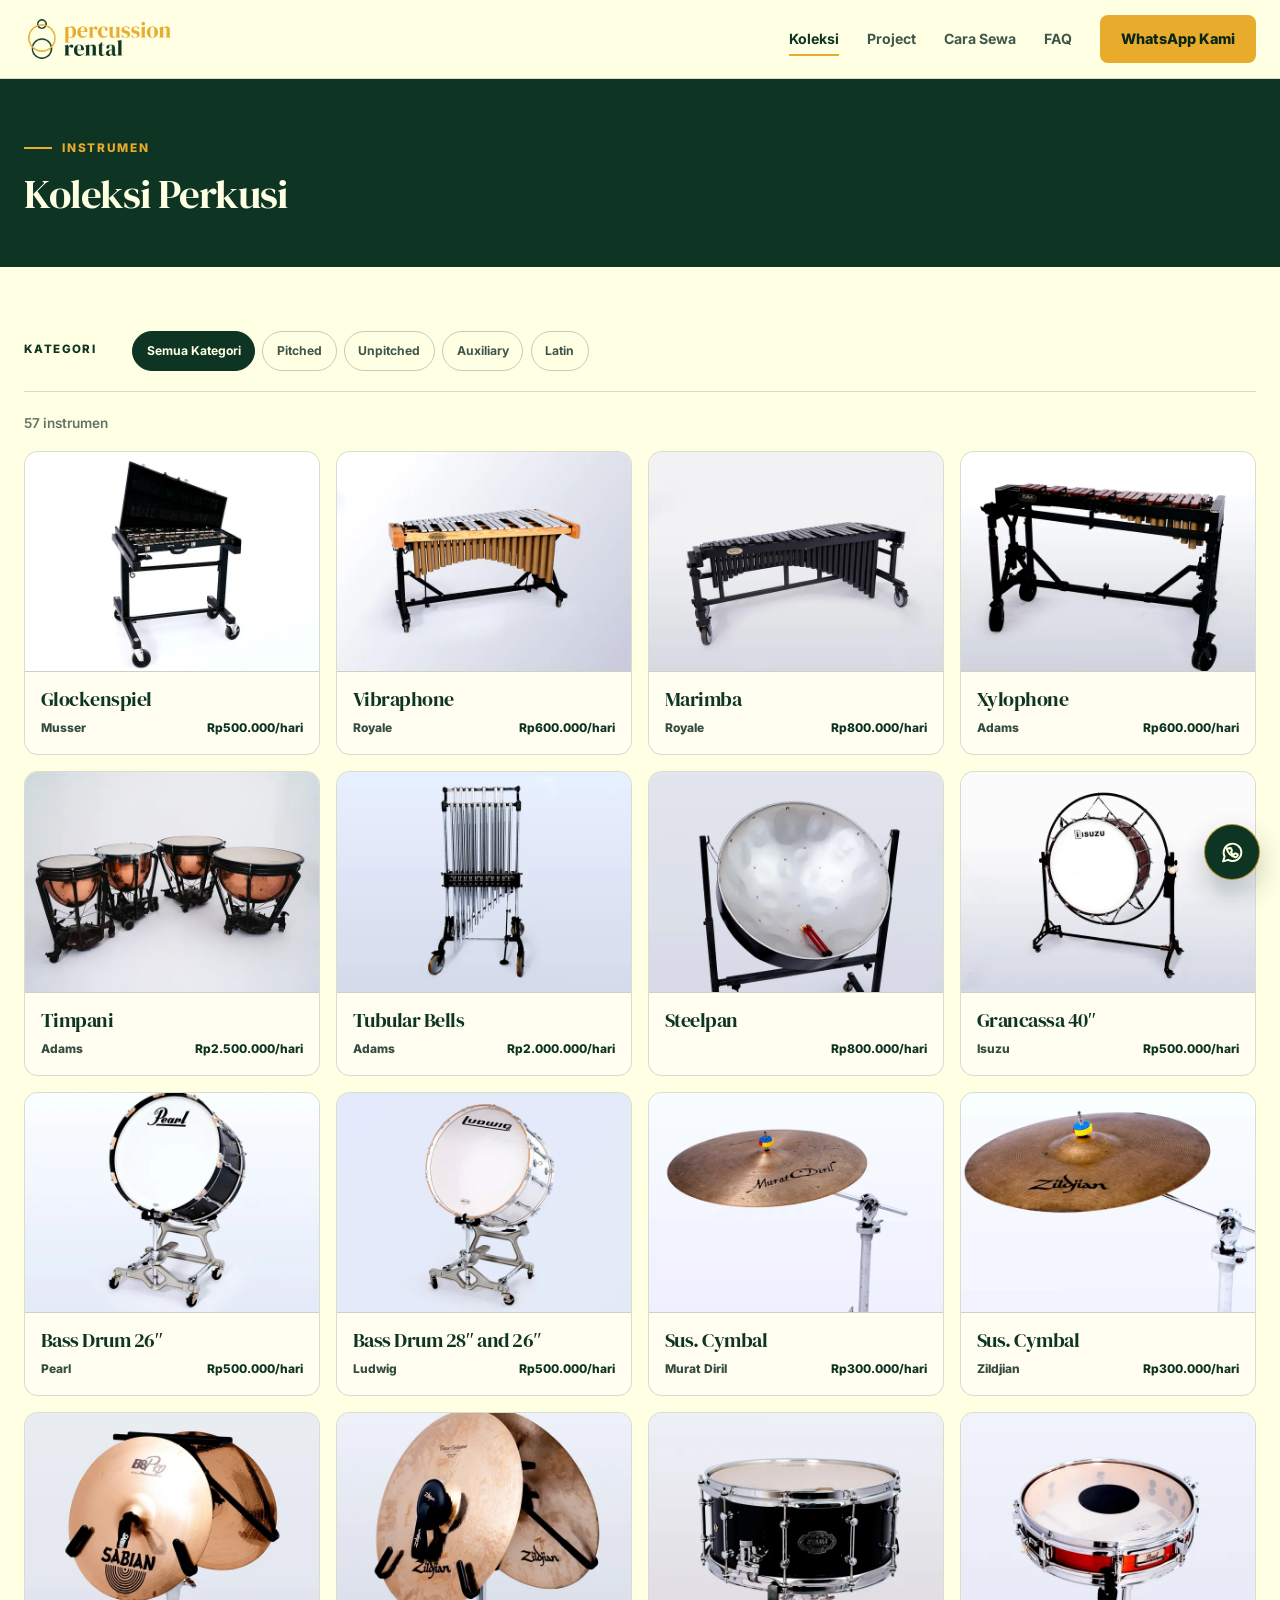
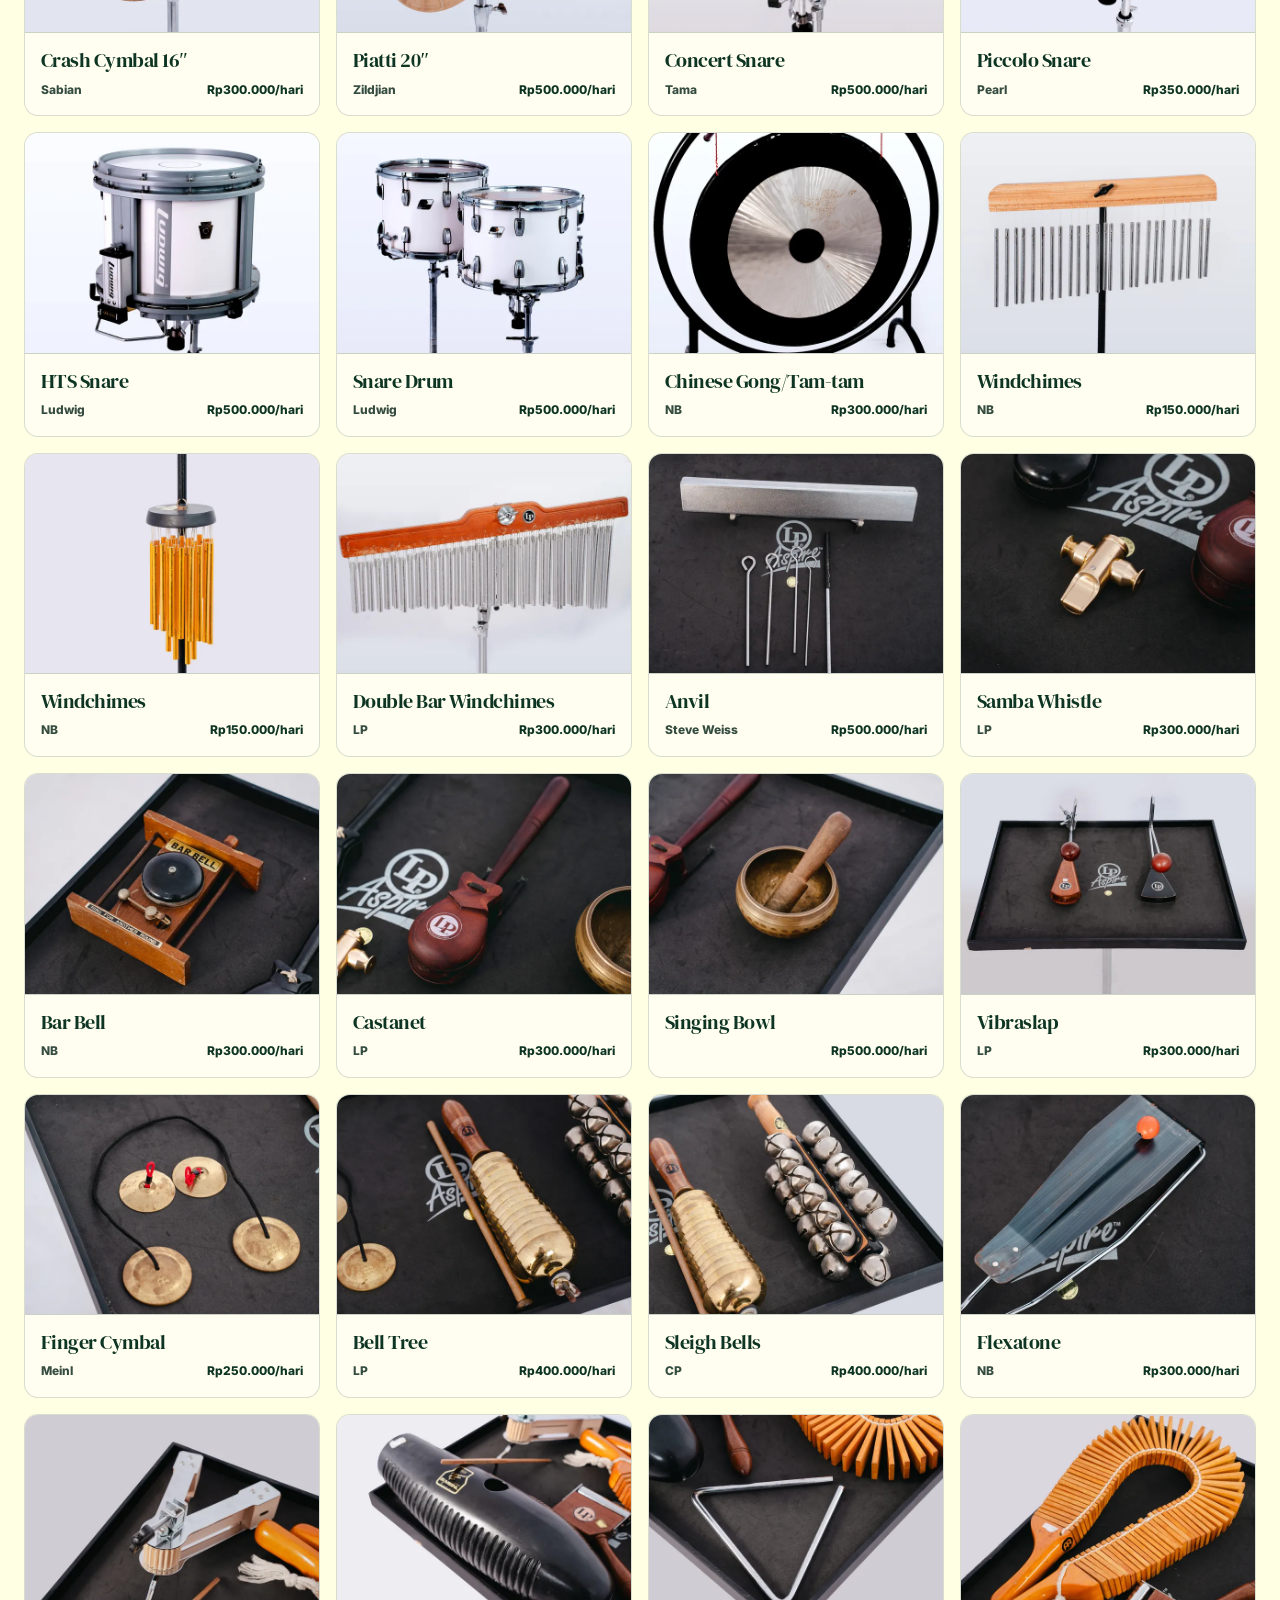
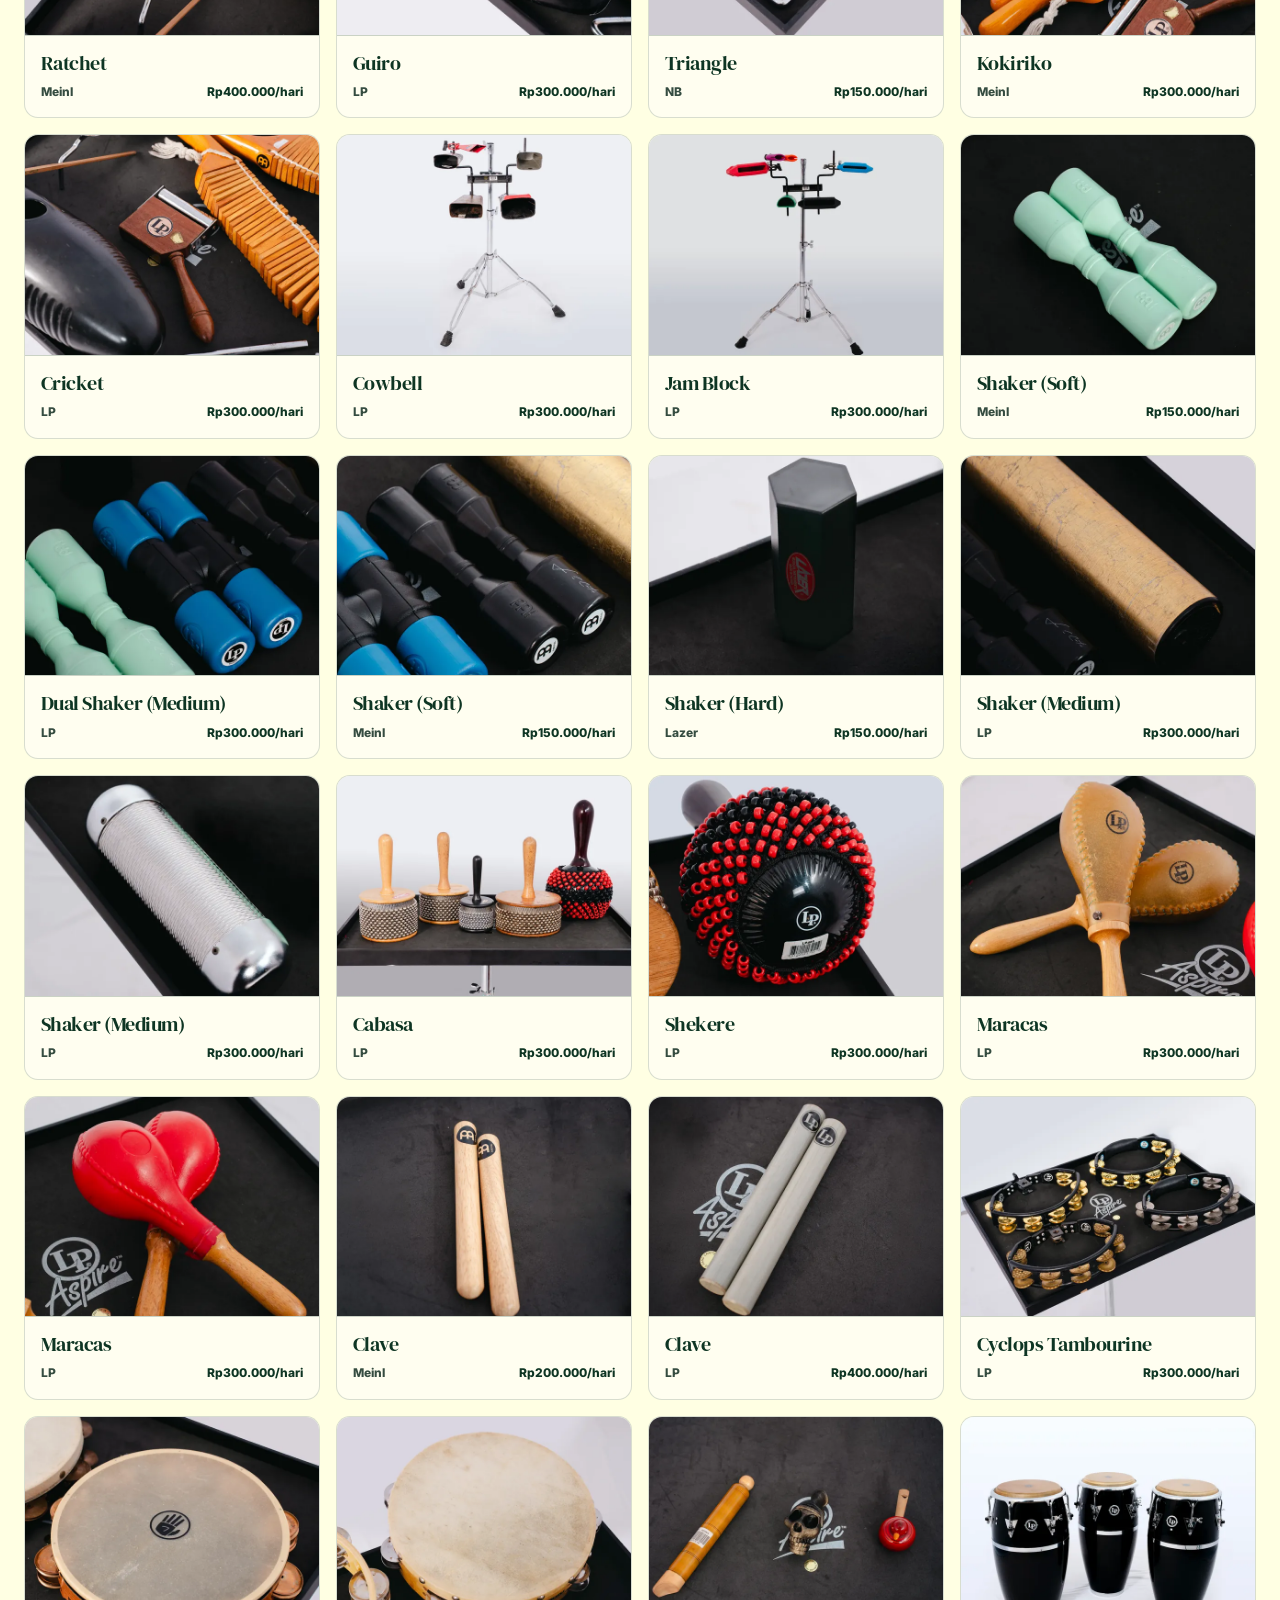
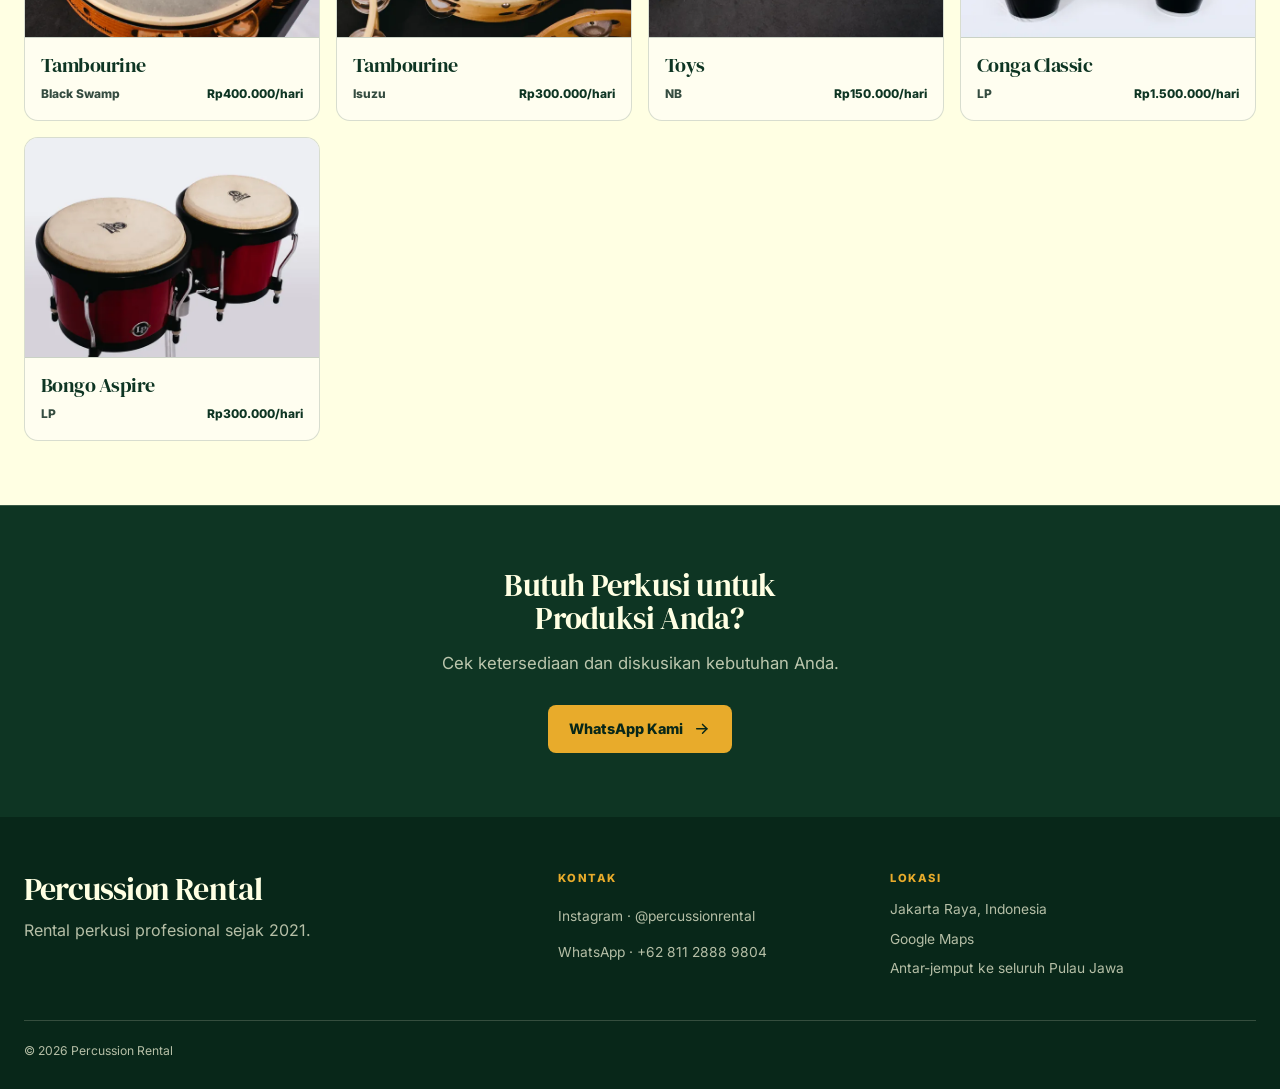
<file: koleksi/index.html>
﻿<!doctype html>
<html lang="id">
<head>
  <meta charset="utf-8">
  <meta name="viewport" content="width=device-width, initial-scale=1">
  <title>Koleksi Perkusi | Percussion Rental</title>
  <meta name="description" content="Jelajahi koleksi instrumen perkusi untuk disewa, termasuk timpani, marimba, vibraphone, cymbal, conga, dan lainnya. Antar-jemput seluruh Pulau Jawa.">
  <link rel="canonical" href="https://prala-id.github.io/ninoy-percussion-rental/koleksi/">
  <meta property="og:type" content="website">
  <meta property="og:title" content="Koleksi Perkusi | Percussion Rental">
  <meta property="og:description" content="Jelajahi koleksi instrumen perkusi untuk disewa, termasuk timpani, marimba, vibraphone, cymbal, conga, dan lainnya. Antar-jemput seluruh Pulau Jawa.">
  <meta property="og:image" content="https://prala-id.github.io/ninoy-percussion-rental/assets/images/og-percussion-rental-2026.jpg">
  <meta property="og:image:width" content="1200">
  <meta property="og:image:height" content="630">
  <meta property="og:image:alt" content="Percussion Rental — Koleksi Perkusi Terlengkap Se-Indonesia">
  <meta property="og:url" content="https://prala-id.github.io/ninoy-percussion-rental/koleksi/">
  <meta name="twitter:card" content="summary_large_image">
  <meta name="theme-color" content="#0e3523">
  <link rel="icon" type="image/png" href="../assets/logo/percussion-rental-favicon-rounded.png">
  <link rel="preload" href="../assets/fonts/inter-latin.woff2" as="font" type="font/woff2" crossorigin>
  <link rel="preload" href="../assets/fonts/dm-serif-display-latin.woff2" as="font" type="font/woff2" crossorigin>
  <link rel="stylesheet" href="../assets/css/styles.css?v=2026112205">
</head>
<body class="catalog-page">
  <a class="skip-link" href="#main-content">Lewati ke konten utama</a>

  <header class="site-header">
    <div class="container nav-shell">
      <a class="brand-logo" href="../" aria-label="Percussion Rental — Beranda">
        <img src="../assets/logo/percussion-rental-logo-horizontal-trim.webp" alt="Percussion Rental">
      </a>
      <nav class="nav-links" id="primary-navigation" aria-label="Navigasi utama">
        <a href="./" aria-current="page">Koleksi</a>
        <a href="../project/">Project</a>
        <a href="../#cara-sewa">Cara Sewa</a>
        <a href="../#faq">FAQ</a>
        <a class="btn btn-primary mobile-nav-cta" href="https://wa.me/6281128889804?text=Halo%20Ninoy%2C%20saya%20ingin%20konsultasi%20tentang%20sewa%20instrumen%20perkusi." target="_blank" rel="noopener noreferrer">WhatsApp Kami</a>
      </nav>
      <a class="btn btn-primary nav-cta" href="https://wa.me/6281128889804?text=Halo%20Ninoy%2C%20saya%20ingin%20konsultasi%20tentang%20sewa%20instrumen%20perkusi." target="_blank" rel="noopener noreferrer">WhatsApp Kami</a>
      <button class="menu-toggle" type="button" aria-label="Buka menu" aria-controls="primary-navigation" aria-expanded="false">
        <svg viewBox="0 0 24 24" fill="none" stroke="currentColor" stroke-width="2" stroke-linecap="round" aria-hidden="true">
          <path d="M4 7h16M4 12h16M4 17h16"/>
        </svg>
      </button>
    </div>
  </header>

  <main id="main-content" data-catalog>
    <section class="page-hero catalog-hero">
      <div class="container catalog-hero-inner">
        <span class="eyebrow">Instrumen</span>
        <h1>Koleksi Perkusi</h1>
      </div>
    </section>

    <section class="section catalog-results" aria-label="Koleksi instrumen">
      <div class="container">
        <fieldset class="filter-group catalog-inline-filters" data-filter-group="category">
          <legend class="filter-label">Kategori</legend>
          <div class="filter-scroll-shell">
          <div class="filter-options filter-options--category" id="category-filters" data-scroll-track tabindex="0" aria-label="Filter kategori yang dapat digeser">
            <button class="filter-button is-active" type="button" data-filter-value="all" aria-pressed="true" aria-controls="catalog-grid">Semua Kategori</button>
            <button class="filter-button" type="button" data-filter-value="pitched" aria-pressed="false" aria-controls="catalog-grid">Pitched</button>
            <button class="filter-button" type="button" data-filter-value="unpitched" aria-pressed="false" aria-controls="catalog-grid">Unpitched</button>
            <button class="filter-button" type="button" data-filter-value="auxiliary" aria-pressed="false" aria-controls="catalog-grid">Auxiliary</button>
            <button class="filter-button" type="button" data-filter-value="latin" aria-pressed="false" aria-controls="catalog-grid">Latin</button>
          </div>
          <button class="mobile-scroll-cue filter-scroll-cue" type="button" data-scroll-target="category-filters" data-direction="1" aria-label="Geser filter kategori ke kanan">
            <svg viewBox="0 0 24 24" fill="none" stroke="currentColor" stroke-width="2" stroke-linecap="round" stroke-linejoin="round" aria-hidden="true"><path d="M5 12h14"></path><path d="m13 6 6 6-6 6"></path></svg>
          </button>
          </div>
        </fieldset>

        <p class="catalog-count" id="catalog-count" role="status">57 instrumen</p>

        <div class="item-grid catalog-grid" id="catalog-grid">
          <article class="item-card catalog-card" id="musser-glockenspiel" data-catalog-item data-category="pitched">
            <div class="item-media catalog-card-media"><img src="../assets/images/instruments/musser-glockenspiel-640.webp" srcset="../assets/images/instruments/musser-glockenspiel-640.webp 640w, ../assets/images/instruments/musser-glockenspiel-1280.webp 1280w" sizes="(min-width: 1200px) 298px, (min-width: 821px) calc((100vw - 80px) / 3), calc((100vw - 48px) / 2)" alt="Musser Glockenspiel" width="1280" height="960" decoding="async"></div>
            <div class="item-body catalog-card-body">
              <h3>Glockenspiel</h3>
              <div class="item-meta catalog-card-meta"><span class="brand">Musser</span></div>
              <p class="item-price catalog-card-price">Rp500.000/hari</p>
            </div>
          </article>

          <article class="item-card catalog-card" id="royale-vibraphone" data-catalog-item data-category="pitched">
            <div class="item-media catalog-card-media"><img src="../assets/images/instruments/royale-vibraphone-640.webp" srcset="../assets/images/instruments/royale-vibraphone-640.webp 640w, ../assets/images/instruments/royale-vibraphone-1280.webp 1280w" sizes="(min-width: 1200px) 298px, (min-width: 821px) calc((100vw - 80px) / 3), calc((100vw - 48px) / 2)" alt="Royale Vibraphone" width="1280" height="960" decoding="async"></div>
            <div class="item-body catalog-card-body">
              <h3>Vibraphone</h3>
              <div class="item-meta catalog-card-meta"><span class="brand">Royale</span></div>
              <p class="item-price catalog-card-price">Rp600.000/hari</p>
            </div>
          </article>

          <article class="item-card catalog-card" id="royale-marimba" data-catalog-item data-category="pitched">
            <div class="item-media catalog-card-media"><img src="../assets/images/instruments/royale-marimba-640.webp" srcset="../assets/images/instruments/royale-marimba-640.webp 640w, ../assets/images/instruments/royale-marimba-1280.webp 1280w" sizes="(min-width: 1200px) 298px, (min-width: 821px) calc((100vw - 80px) / 3), calc((100vw - 48px) / 2)" alt="Royale Marimba" width="1280" height="960" decoding="async"></div>
            <div class="item-body catalog-card-body">
              <h3>Marimba</h3>
              <div class="item-meta catalog-card-meta"><span class="brand">Royale</span></div>
              <p class="item-price catalog-card-price">Rp800.000/hari</p>
            </div>
          </article>

          <article class="item-card catalog-card" id="adams-xylophone" data-catalog-item data-category="pitched">
            <div class="item-media catalog-card-media"><img src="../assets/images/instruments/adams-xylophone-640.webp" srcset="../assets/images/instruments/adams-xylophone-640.webp 640w, ../assets/images/instruments/adams-xylophone-1280.webp 1280w" sizes="(min-width: 1200px) 298px, (min-width: 821px) calc((100vw - 80px) / 3), calc((100vw - 48px) / 2)" alt="Adams Xylophone" width="1280" height="960" decoding="async"></div>
            <div class="item-body catalog-card-body">
              <h3>Xylophone</h3>
              <div class="item-meta catalog-card-meta"><span class="brand">Adams</span></div>
              <p class="item-price catalog-card-price">Rp600.000/hari</p>
            </div>
          </article>

          <article class="item-card catalog-card" id="adams-timpani" data-catalog-item data-category="pitched">
            <div class="item-media catalog-card-media"><img src="../assets/images/instruments/adams-timpani-640.webp" srcset="../assets/images/instruments/adams-timpani-640.webp 640w, ../assets/images/instruments/adams-timpani-1280.webp 1280w" sizes="(min-width: 1200px) 298px, (min-width: 821px) calc((100vw - 80px) / 3), calc((100vw - 48px) / 2)" alt="Adams Timpani" width="1280" height="960" loading="lazy" decoding="async"></div>
            <div class="item-body catalog-card-body">
              <h3>Timpani</h3>
              <div class="item-meta catalog-card-meta"><span class="brand">Adams</span></div>
              <p class="item-price catalog-card-price">Rp2.500.000/hari</p>
            </div>
          </article>

          <article class="item-card catalog-card" id="adams-tubular-bells" data-catalog-item data-category="pitched">
            <div class="item-media catalog-card-media"><img src="../assets/images/instruments/adams-tubular-bells-640.webp" srcset="../assets/images/instruments/adams-tubular-bells-640.webp 640w, ../assets/images/instruments/adams-tubular-bells-1280.webp 1280w" sizes="(min-width: 1200px) 298px, (min-width: 821px) calc((100vw - 80px) / 3), calc((100vw - 48px) / 2)" alt="Adams Tubular Bells" width="1280" height="960" loading="lazy" decoding="async"></div>
            <div class="item-body catalog-card-body">
              <h3>Tubular Bells</h3>
              <div class="item-meta catalog-card-meta"><span class="brand">Adams</span></div>
              <p class="item-price catalog-card-price">Rp2.000.000/hari</p>
            </div>
          </article>

          <article class="item-card catalog-card" id="steelpan" data-catalog-item data-category="pitched">
            <div class="item-media catalog-card-media"><img src="../assets/images/instruments/steelpan-640.webp" srcset="../assets/images/instruments/steelpan-640.webp 640w, ../assets/images/instruments/steelpan-1280.webp 1280w" sizes="(min-width: 1200px) 298px, (min-width: 821px) calc((100vw - 80px) / 3), calc((100vw - 48px) / 2)" alt="Steelpan" width="1280" height="960" loading="lazy" decoding="async"></div>
            <div class="item-body catalog-card-body">
              <h3>Steelpan</h3>
              <p class="item-price catalog-card-price">Rp800.000/hari</p>
            </div>
          </article>

          <article class="item-card catalog-card" id="isuzu-grancassa-40" data-catalog-item data-category="unpitched">
            <div class="item-media catalog-card-media"><img src="../assets/images/instruments/isuzu-grancassa-40-640.webp" srcset="../assets/images/instruments/isuzu-grancassa-40-640.webp 640w, ../assets/images/instruments/isuzu-grancassa-40-1280.webp 1280w" sizes="(min-width: 1200px) 298px, (min-width: 821px) calc((100vw - 80px) / 3), calc((100vw - 48px) / 2)" alt="Isuzu Grancassa 40″" width="1280" height="960" loading="lazy" decoding="async"></div>
            <div class="item-body catalog-card-body">
              <h3>Grancassa 40″</h3>
              <div class="item-meta catalog-card-meta"><span class="brand">Isuzu</span></div>
              <p class="item-price catalog-card-price">Rp500.000/hari</p>
            </div>
          </article>

          <article class="item-card catalog-card" id="pearl-bass-drum-26" data-catalog-item data-category="unpitched">
            <div class="item-media catalog-card-media"><img src="../assets/images/instruments/pearl-bass-drum-26-640.webp" srcset="../assets/images/instruments/pearl-bass-drum-26-640.webp 640w, ../assets/images/instruments/pearl-bass-drum-26-1280.webp 1280w" sizes="(min-width: 1200px) 298px, (min-width: 821px) calc((100vw - 80px) / 3), calc((100vw - 48px) / 2)" alt="Pearl Bass Drum 26″" width="1280" height="960" loading="lazy" decoding="async"></div>
            <div class="item-body catalog-card-body">
              <h3>Bass Drum 26″</h3>
              <div class="item-meta catalog-card-meta"><span class="brand">Pearl</span></div>
              <p class="item-price catalog-card-price">Rp500.000/hari</p>
            </div>
          </article>

          <article class="item-card catalog-card" id="ludwig-bass-drum-28-26" data-catalog-item data-category="unpitched">
            <div class="item-media catalog-card-media"><img src="../assets/images/instruments/ludwig-bass-drum-28-26-640.webp" srcset="../assets/images/instruments/ludwig-bass-drum-28-26-640.webp 640w, ../assets/images/instruments/ludwig-bass-drum-28-26-1280.webp 1280w" sizes="(min-width: 1200px) 298px, (min-width: 821px) calc((100vw - 80px) / 3), calc((100vw - 48px) / 2)" alt="Ludwig Bass Drum 28″ and 26″" width="1280" height="960" loading="lazy" decoding="async"></div>
            <div class="item-body catalog-card-body">
              <h3>Bass Drum 28″ and 26″</h3>
              <div class="item-meta catalog-card-meta"><span class="brand">Ludwig</span></div>
              <p class="item-price catalog-card-price">Rp500.000/hari</p>
            </div>
          </article>

          <article class="item-card catalog-card" id="murat-diril-suspended-cymbal" data-catalog-item data-category="unpitched">
            <div class="item-media catalog-card-media"><img src="../assets/images/instruments/murat-diril-suspended-cymbal-640.webp" srcset="../assets/images/instruments/murat-diril-suspended-cymbal-640.webp 640w, ../assets/images/instruments/murat-diril-suspended-cymbal-1280.webp 1280w" sizes="(min-width: 1200px) 298px, (min-width: 821px) calc((100vw - 80px) / 3), calc((100vw - 48px) / 2)" alt="Murat Diril Sus. Cymbal" width="1280" height="960" loading="lazy" decoding="async"></div>
            <div class="item-body catalog-card-body">
              <h3>Sus. Cymbal</h3>
              <div class="item-meta catalog-card-meta"><span class="brand">Murat Diril</span></div>
              <p class="item-price catalog-card-price">Rp300.000/hari</p>
            </div>
          </article>

          <article class="item-card catalog-card" id="zildjian-suspended-cymbal" data-catalog-item data-category="unpitched">
            <div class="item-media catalog-card-media"><img src="../assets/images/instruments/zildjian-suspended-cymbal-640.webp" srcset="../assets/images/instruments/zildjian-suspended-cymbal-640.webp 640w, ../assets/images/instruments/zildjian-suspended-cymbal-1280.webp 1280w" sizes="(min-width: 1200px) 298px, (min-width: 821px) calc((100vw - 80px) / 3), calc((100vw - 48px) / 2)" alt="Zildjian Sus. Cymbal" width="1280" height="960" loading="lazy" decoding="async"></div>
            <div class="item-body catalog-card-body">
              <h3>Sus. Cymbal</h3>
              <div class="item-meta catalog-card-meta"><span class="brand">Zildjian</span></div>
              <p class="item-price catalog-card-price">Rp300.000/hari</p>
            </div>
          </article>

          <article class="item-card catalog-card" id="sabian-crash-cymbal-16" data-catalog-item data-category="unpitched">
            <div class="item-media catalog-card-media"><img src="../assets/images/instruments/sabian-crash-cymbal-16-640.webp" srcset="../assets/images/instruments/sabian-crash-cymbal-16-640.webp 640w, ../assets/images/instruments/sabian-crash-cymbal-16-1280.webp 1280w" sizes="(min-width: 1200px) 298px, (min-width: 821px) calc((100vw - 80px) / 3), calc((100vw - 48px) / 2)" alt="Sabian Crash Cymbal 16″" width="1280" height="960" loading="lazy" decoding="async"></div>
            <div class="item-body catalog-card-body">
              <h3>Crash Cymbal 16″</h3>
              <div class="item-meta catalog-card-meta"><span class="brand">Sabian</span></div>
              <p class="item-price catalog-card-price">Rp300.000/hari</p>
            </div>
          </article>

          <article class="item-card catalog-card" id="zildjian-piatti-20" data-catalog-item data-category="unpitched">
            <div class="item-media catalog-card-media"><img src="../assets/images/instruments/zildjian-piatti-20-640.webp" srcset="../assets/images/instruments/zildjian-piatti-20-640.webp 640w, ../assets/images/instruments/zildjian-piatti-20-1280.webp 1280w" sizes="(min-width: 1200px) 298px, (min-width: 821px) calc((100vw - 80px) / 3), calc((100vw - 48px) / 2)" alt="Zildjian Piatti 20″" width="1280" height="960" loading="lazy" decoding="async"></div>
            <div class="item-body catalog-card-body">
              <h3>Piatti 20″</h3>
              <div class="item-meta catalog-card-meta"><span class="brand">Zildjian</span></div>
              <p class="item-price catalog-card-price">Rp500.000/hari</p>
            </div>
          </article>

          <article class="item-card catalog-card" id="tama-concert-snare" data-catalog-item data-category="unpitched">
            <div class="item-media catalog-card-media"><img src="../assets/images/instruments/tama-concert-snare-640.webp" srcset="../assets/images/instruments/tama-concert-snare-640.webp 640w, ../assets/images/instruments/tama-concert-snare-1280.webp 1280w" sizes="(min-width: 1200px) 298px, (min-width: 821px) calc((100vw - 80px) / 3), calc((100vw - 48px) / 2)" alt="Tama Concert Snare" width="1280" height="960" loading="lazy" decoding="async"></div>
            <div class="item-body catalog-card-body">
              <h3>Concert Snare</h3>
              <div class="item-meta catalog-card-meta"><span class="brand">Tama</span></div>
              <p class="item-price catalog-card-price">Rp500.000/hari</p>
            </div>
          </article>

          <article class="item-card catalog-card" id="pearl-piccolo-snare" data-catalog-item data-category="unpitched">
            <div class="item-media catalog-card-media"><img src="../assets/images/instruments/pearl-piccolo-snare-640.webp" srcset="../assets/images/instruments/pearl-piccolo-snare-640.webp 640w, ../assets/images/instruments/pearl-piccolo-snare-1280.webp 1280w" sizes="(min-width: 1200px) 298px, (min-width: 821px) calc((100vw - 80px) / 3), calc((100vw - 48px) / 2)" alt="Pearl Piccolo Snare" width="1280" height="960" loading="lazy" decoding="async"></div>
            <div class="item-body catalog-card-body">
              <h3>Piccolo Snare</h3>
              <div class="item-meta catalog-card-meta"><span class="brand">Pearl</span></div>
              <p class="item-price catalog-card-price">Rp350.000/hari</p>
            </div>
          </article>

          <article class="item-card catalog-card" id="ludwig-hts-snare" data-catalog-item data-category="unpitched">
            <div class="item-media catalog-card-media"><img src="../assets/images/instruments/ludwig-hts-snare-640.webp" srcset="../assets/images/instruments/ludwig-hts-snare-640.webp 640w, ../assets/images/instruments/ludwig-hts-snare-1280.webp 1280w" sizes="(min-width: 1200px) 298px, (min-width: 821px) calc((100vw - 80px) / 3), calc((100vw - 48px) / 2)" alt="Ludwig HTS Snare" width="1280" height="960" loading="lazy" decoding="async"></div>
            <div class="item-body catalog-card-body">
              <h3>HTS Snare</h3>
              <div class="item-meta catalog-card-meta"><span class="brand">Ludwig</span></div>
              <p class="item-price catalog-card-price">Rp500.000/hari</p>
            </div>
          </article>

          <article class="item-card catalog-card" id="ludwig-snare-drum" data-catalog-item data-category="unpitched">
            <div class="item-media catalog-card-media"><img src="../assets/images/instruments/ludwig-snare-drum-640.webp" srcset="../assets/images/instruments/ludwig-snare-drum-640.webp 640w, ../assets/images/instruments/ludwig-snare-drum-1280.webp 1280w" sizes="(min-width: 1200px) 298px, (min-width: 821px) calc((100vw - 80px) / 3), calc((100vw - 48px) / 2)" alt="Ludwig Snare Drum" width="1280" height="960" loading="lazy" decoding="async"></div>
            <div class="item-body catalog-card-body">
              <h3>Snare Drum</h3>
              <div class="item-meta catalog-card-meta"><span class="brand">Ludwig</span></div>
              <p class="item-price catalog-card-price">Rp500.000/hari</p>
            </div>
          </article>

          <article class="item-card catalog-card" id="chinese-gong-tam-tam" data-catalog-item data-category="unpitched">
            <div class="item-media catalog-card-media"><img src="../assets/images/instruments/chinese-gong-tam-tam-640.webp" srcset="../assets/images/instruments/chinese-gong-tam-tam-640.webp 640w, ../assets/images/instruments/chinese-gong-tam-tam-1280.webp 1280w" sizes="(min-width: 1200px) 298px, (min-width: 821px) calc((100vw - 80px) / 3), calc((100vw - 48px) / 2)" alt="Chinese Gong/Tam-tam" width="1280" height="960" loading="lazy" decoding="async"></div>
            <div class="item-body catalog-card-body">
              <h3>Chinese Gong/Tam-tam</h3>
              <div class="item-meta catalog-card-meta"><span class="brand">NB</span></div>
              <p class="item-price catalog-card-price">Rp300.000/hari</p>
            </div>
          </article>

          <article class="item-card catalog-card" id="windchimes-bar" data-catalog-item data-category="auxiliary">
            <div class="item-media catalog-card-media"><img src="../assets/images/instruments/windchimes-bar-640.webp" srcset="../assets/images/instruments/windchimes-bar-640.webp 640w, ../assets/images/instruments/windchimes-bar-1280.webp 1280w" sizes="(min-width: 1200px) 298px, (min-width: 821px) calc((100vw - 80px) / 3), calc((100vw - 48px) / 2)" alt="Windchimes" width="1280" height="960" loading="lazy" decoding="async"></div>
            <div class="item-body catalog-card-body">
              <h3>Windchimes</h3>
              <div class="item-meta catalog-card-meta"><span class="brand">NB</span></div>
              <p class="item-price catalog-card-price">Rp150.000/hari</p>
            </div>
          </article>

          <article class="item-card catalog-card" id="windchimes-cluster" data-catalog-item data-category="auxiliary">
            <div class="item-media catalog-card-media"><img src="../assets/images/instruments/windchimes-cluster-640.webp" srcset="../assets/images/instruments/windchimes-cluster-640.webp 640w, ../assets/images/instruments/windchimes-cluster-1280.webp 1280w" sizes="(min-width: 1200px) 298px, (min-width: 821px) calc((100vw - 80px) / 3), calc((100vw - 48px) / 2)" alt="Windchimes" width="1280" height="960" loading="lazy" decoding="async"></div>
            <div class="item-body catalog-card-body">
              <h3>Windchimes</h3>
              <div class="item-meta catalog-card-meta"><span class="brand">NB</span></div>
              <p class="item-price catalog-card-price">Rp150.000/hari</p>
            </div>
          </article>

          <article class="item-card catalog-card" id="lp-double-bar-windchimes" data-catalog-item data-category="auxiliary">
            <div class="item-media catalog-card-media"><img src="../assets/images/instruments/lp-double-bar-windchimes-640.webp" srcset="../assets/images/instruments/lp-double-bar-windchimes-640.webp 640w, ../assets/images/instruments/lp-double-bar-windchimes-1280.webp 1280w" sizes="(min-width: 1200px) 298px, (min-width: 821px) calc((100vw - 80px) / 3), calc((100vw - 48px) / 2)" alt="LP Double Bar Windchimes" width="1280" height="960" loading="lazy" decoding="async"></div>
            <div class="item-body catalog-card-body">
              <h3>Double Bar Windchimes</h3>
              <div class="item-meta catalog-card-meta"><span class="brand">LP</span></div>
              <p class="item-price catalog-card-price">Rp300.000/hari</p>
            </div>
          </article>

          <article class="item-card catalog-card" id="steve-weiss-anvil" data-catalog-item data-category="auxiliary">
            <div class="item-media catalog-card-media"><img src="../assets/images/instruments/steve-weiss-anvil-640.webp" srcset="../assets/images/instruments/steve-weiss-anvil-640.webp 640w, ../assets/images/instruments/steve-weiss-anvil-1280.webp 1280w" sizes="(min-width: 1200px) 298px, (min-width: 821px) calc((100vw - 80px) / 3), calc((100vw - 48px) / 2)" alt="Steve Weiss Anvil" width="1280" height="960" loading="lazy" decoding="async"></div>
            <div class="item-body catalog-card-body">
              <h3>Anvil</h3>
              <div class="item-meta catalog-card-meta"><span class="brand">Steve Weiss</span></div>
              <p class="item-price catalog-card-price">Rp500.000/hari</p>
            </div>
          </article>

          <article class="item-card catalog-card" id="lp-samba-whistle" data-catalog-item data-category="auxiliary">
            <div class="item-media catalog-card-media"><img src="../assets/images/instruments/lp-samba-whistle-640.webp" srcset="../assets/images/instruments/lp-samba-whistle-640.webp 640w, ../assets/images/instruments/lp-samba-whistle-1280.webp 1280w" sizes="(min-width: 1200px) 298px, (min-width: 821px) calc((100vw - 80px) / 3), calc((100vw - 48px) / 2)" alt="LP Samba Whistle" width="1280" height="960" loading="lazy" decoding="async"></div>
            <div class="item-body catalog-card-body">
              <h3>Samba Whistle</h3>
              <div class="item-meta catalog-card-meta"><span class="brand">LP</span></div>
              <p class="item-price catalog-card-price">Rp300.000/hari</p>
            </div>
          </article>

          <article class="item-card catalog-card" id="bar-bell" data-catalog-item data-category="auxiliary">
            <div class="item-media catalog-card-media"><img src="../assets/images/instruments/bar-bell-640.webp" srcset="../assets/images/instruments/bar-bell-640.webp 640w, ../assets/images/instruments/bar-bell-1280.webp 1280w" sizes="(min-width: 1200px) 298px, (min-width: 821px) calc((100vw - 80px) / 3), calc((100vw - 48px) / 2)" alt="Bar Bell" width="1280" height="960" loading="lazy" decoding="async"></div>
            <div class="item-body catalog-card-body">
              <h3>Bar Bell</h3>
              <div class="item-meta catalog-card-meta"><span class="brand">NB</span></div>
              <p class="item-price catalog-card-price">Rp300.000/hari</p>
            </div>
          </article>

          <article class="item-card catalog-card" id="lp-castanet" data-catalog-item data-category="auxiliary">
            <div class="item-media catalog-card-media"><img src="../assets/images/instruments/lp-castanet-640.webp" srcset="../assets/images/instruments/lp-castanet-640.webp 640w, ../assets/images/instruments/lp-castanet-1280.webp 1280w" sizes="(min-width: 1200px) 298px, (min-width: 821px) calc((100vw - 80px) / 3), calc((100vw - 48px) / 2)" alt="LP Castanet" width="1280" height="960" loading="lazy" decoding="async"></div>
            <div class="item-body catalog-card-body">
              <h3>Castanet</h3>
              <div class="item-meta catalog-card-meta"><span class="brand">LP</span></div>
              <p class="item-price catalog-card-price">Rp300.000/hari</p>
            </div>
          </article>

          <article class="item-card catalog-card" id="singing-bowl" data-catalog-item data-category="auxiliary">
            <div class="item-media catalog-card-media"><img src="../assets/images/instruments/singing-bowl-640.webp" srcset="../assets/images/instruments/singing-bowl-640.webp 640w, ../assets/images/instruments/singing-bowl-1280.webp 1280w" sizes="(min-width: 1200px) 298px, (min-width: 821px) calc((100vw - 80px) / 3), calc((100vw - 48px) / 2)" alt="Singing Bowl" width="1280" height="960" loading="lazy" decoding="async"></div>
            <div class="item-body catalog-card-body">
              <h3>Singing Bowl</h3>
              <p class="item-price catalog-card-price">Rp500.000/hari</p>
            </div>
          </article>

          <article class="item-card catalog-card" id="lp-vibraslap" data-catalog-item data-category="auxiliary">
            <div class="item-media catalog-card-media"><img src="../assets/images/instruments/lp-vibraslap-640.webp" srcset="../assets/images/instruments/lp-vibraslap-640.webp 640w, ../assets/images/instruments/lp-vibraslap-1280.webp 1280w" sizes="(min-width: 1200px) 298px, (min-width: 821px) calc((100vw - 80px) / 3), calc((100vw - 48px) / 2)" alt="LP Vibraslap" width="1280" height="960" loading="lazy" decoding="async"></div>
            <div class="item-body catalog-card-body">
              <h3>Vibraslap</h3>
              <div class="item-meta catalog-card-meta"><span class="brand">LP</span></div>
              <p class="item-price catalog-card-price">Rp300.000/hari</p>
            </div>
          </article>

          <article class="item-card catalog-card" id="meinl-finger-cymbal" data-catalog-item data-category="auxiliary">
            <div class="item-media catalog-card-media"><img src="../assets/images/instruments/meinl-finger-cymbal-640.webp" srcset="../assets/images/instruments/meinl-finger-cymbal-640.webp 640w, ../assets/images/instruments/meinl-finger-cymbal-1280.webp 1280w" sizes="(min-width: 1200px) 298px, (min-width: 821px) calc((100vw - 80px) / 3), calc((100vw - 48px) / 2)" alt="Meinl Finger Cymbal" width="1280" height="960" loading="lazy" decoding="async"></div>
            <div class="item-body catalog-card-body">
              <h3>Finger Cymbal</h3>
              <div class="item-meta catalog-card-meta"><span class="brand">Meinl</span></div>
              <p class="item-price catalog-card-price">Rp250.000/hari</p>
            </div>
          </article>

          <article class="item-card catalog-card" id="lp-bell-tree" data-catalog-item data-category="auxiliary">
            <div class="item-media catalog-card-media"><img src="../assets/images/instruments/lp-bell-tree-640.webp" srcset="../assets/images/instruments/lp-bell-tree-640.webp 640w, ../assets/images/instruments/lp-bell-tree-1280.webp 1280w" sizes="(min-width: 1200px) 298px, (min-width: 821px) calc((100vw - 80px) / 3), calc((100vw - 48px) / 2)" alt="LP Bell Tree" width="1280" height="960" loading="lazy" decoding="async"></div>
            <div class="item-body catalog-card-body">
              <h3>Bell Tree</h3>
              <div class="item-meta catalog-card-meta"><span class="brand">LP</span></div>
              <p class="item-price catalog-card-price">Rp400.000/hari</p>
            </div>
          </article>

          <article class="item-card catalog-card" id="cp-sleigh-bells" data-catalog-item data-category="auxiliary">
            <div class="item-media catalog-card-media"><img src="../assets/images/instruments/cp-sleigh-bells-640.webp" srcset="../assets/images/instruments/cp-sleigh-bells-640.webp 640w, ../assets/images/instruments/cp-sleigh-bells-1280.webp 1280w" sizes="(min-width: 1200px) 298px, (min-width: 821px) calc((100vw - 80px) / 3), calc((100vw - 48px) / 2)" alt="CP Sleigh Bells" width="1280" height="960" loading="lazy" decoding="async"></div>
            <div class="item-body catalog-card-body">
              <h3>Sleigh Bells</h3>
              <div class="item-meta catalog-card-meta"><span class="brand">CP</span></div>
              <p class="item-price catalog-card-price">Rp400.000/hari</p>
            </div>
          </article>

          <article class="item-card catalog-card" id="flexatone" data-catalog-item data-category="auxiliary">
            <div class="item-media catalog-card-media"><img src="../assets/images/instruments/flexatone-640.webp" srcset="../assets/images/instruments/flexatone-640.webp 640w, ../assets/images/instruments/flexatone-1280.webp 1280w" sizes="(min-width: 1200px) 298px, (min-width: 821px) calc((100vw - 80px) / 3), calc((100vw - 48px) / 2)" alt="Flexatone" width="1280" height="960" loading="lazy" decoding="async"></div>
            <div class="item-body catalog-card-body">
              <h3>Flexatone</h3>
              <div class="item-meta catalog-card-meta"><span class="brand">NB</span></div>
              <p class="item-price catalog-card-price">Rp300.000/hari</p>
            </div>
          </article>

          <article class="item-card catalog-card" id="meinl-ratchet" data-catalog-item data-category="auxiliary">
            <div class="item-media catalog-card-media"><img src="../assets/images/instruments/meinl-ratchet-640.webp" srcset="../assets/images/instruments/meinl-ratchet-640.webp 640w, ../assets/images/instruments/meinl-ratchet-1280.webp 1280w" sizes="(min-width: 1200px) 298px, (min-width: 821px) calc((100vw - 80px) / 3), calc((100vw - 48px) / 2)" alt="Meinl Ratchet" width="1280" height="960" loading="lazy" decoding="async"></div>
            <div class="item-body catalog-card-body">
              <h3>Ratchet</h3>
              <div class="item-meta catalog-card-meta"><span class="brand">Meinl</span></div>
              <p class="item-price catalog-card-price">Rp400.000/hari</p>
            </div>
          </article>

          <article class="item-card catalog-card" id="lp-guiro" data-catalog-item data-category="auxiliary">
            <div class="item-media catalog-card-media"><img src="../assets/images/instruments/lp-guiro-640.webp" srcset="../assets/images/instruments/lp-guiro-640.webp 640w, ../assets/images/instruments/lp-guiro-1280.webp 1280w" sizes="(min-width: 1200px) 298px, (min-width: 821px) calc((100vw - 80px) / 3), calc((100vw - 48px) / 2)" alt="LP Guiro" width="1280" height="960" loading="lazy" decoding="async"></div>
            <div class="item-body catalog-card-body">
              <h3>Guiro</h3>
              <div class="item-meta catalog-card-meta"><span class="brand">LP</span></div>
              <p class="item-price catalog-card-price">Rp300.000/hari</p>
            </div>
          </article>

          <article class="item-card catalog-card" id="triangle" data-catalog-item data-category="auxiliary">
            <div class="item-media catalog-card-media"><img src="../assets/images/instruments/triangle-640.webp" srcset="../assets/images/instruments/triangle-640.webp 640w, ../assets/images/instruments/triangle-1280.webp 1280w" sizes="(min-width: 1200px) 298px, (min-width: 821px) calc((100vw - 80px) / 3), calc((100vw - 48px) / 2)" alt="Triangle" width="1280" height="960" loading="lazy" decoding="async"></div>
            <div class="item-body catalog-card-body">
              <h3>Triangle</h3>
              <div class="item-meta catalog-card-meta"><span class="brand">NB</span></div>
              <p class="item-price catalog-card-price">Rp150.000/hari</p>
            </div>
          </article>

          <article class="item-card catalog-card" id="meinl-kokiriko" data-catalog-item data-category="auxiliary">
            <div class="item-media catalog-card-media"><img src="../assets/images/instruments/meinl-kokiriko-640.webp" srcset="../assets/images/instruments/meinl-kokiriko-640.webp 640w, ../assets/images/instruments/meinl-kokiriko-1280.webp 1280w" sizes="(min-width: 1200px) 298px, (min-width: 821px) calc((100vw - 80px) / 3), calc((100vw - 48px) / 2)" alt="Meinl Kokiriko" width="1280" height="960" loading="lazy" decoding="async"></div>
            <div class="item-body catalog-card-body">
              <h3>Kokiriko</h3>
              <div class="item-meta catalog-card-meta"><span class="brand">Meinl</span></div>
              <p class="item-price catalog-card-price">Rp300.000/hari</p>
            </div>
          </article>

          <article class="item-card catalog-card" id="lp-cricket" data-catalog-item data-category="auxiliary">
            <div class="item-media catalog-card-media"><img src="../assets/images/instruments/lp-cricket-640.webp" srcset="../assets/images/instruments/lp-cricket-640.webp 640w, ../assets/images/instruments/lp-cricket-1280.webp 1280w" sizes="(min-width: 1200px) 298px, (min-width: 821px) calc((100vw - 80px) / 3), calc((100vw - 48px) / 2)" alt="LP Cricket" width="1280" height="960" loading="lazy" decoding="async"></div>
            <div class="item-body catalog-card-body">
              <h3>Cricket</h3>
              <div class="item-meta catalog-card-meta"><span class="brand">LP</span></div>
              <p class="item-price catalog-card-price">Rp300.000/hari</p>
            </div>
          </article>

          <article class="item-card catalog-card" id="lp-cowbell" data-catalog-item data-category="auxiliary">
            <div class="item-media catalog-card-media"><img src="../assets/images/instruments/lp-cowbell-640.webp" srcset="../assets/images/instruments/lp-cowbell-640.webp 640w, ../assets/images/instruments/lp-cowbell-1280.webp 1280w" sizes="(min-width: 1200px) 298px, (min-width: 821px) calc((100vw - 80px) / 3), calc((100vw - 48px) / 2)" alt="LP Cowbell" width="1280" height="960" loading="lazy" decoding="async"></div>
            <div class="item-body catalog-card-body">
              <h3>Cowbell</h3>
              <div class="item-meta catalog-card-meta"><span class="brand">LP</span></div>
              <p class="item-price catalog-card-price">Rp300.000/hari</p>
            </div>
          </article>

          <article class="item-card catalog-card" id="lp-jam-block" data-catalog-item data-category="auxiliary">
            <div class="item-media catalog-card-media"><img src="../assets/images/instruments/lp-jam-block-640.webp" srcset="../assets/images/instruments/lp-jam-block-640.webp 640w, ../assets/images/instruments/lp-jam-block-1280.webp 1280w" sizes="(min-width: 1200px) 298px, (min-width: 821px) calc((100vw - 80px) / 3), calc((100vw - 48px) / 2)" alt="LP Jam Block" width="1280" height="960" loading="lazy" decoding="async"></div>
            <div class="item-body catalog-card-body">
              <h3>Jam Block</h3>
              <div class="item-meta catalog-card-meta"><span class="brand">LP</span></div>
              <p class="item-price catalog-card-price">Rp300.000/hari</p>
            </div>
          </article>

          <article class="item-card catalog-card" id="meinl-shaker-soft-mint" data-catalog-item data-category="auxiliary">
            <div class="item-media catalog-card-media"><img src="../assets/images/instruments/meinl-shaker-soft-mint-640.webp" srcset="../assets/images/instruments/meinl-shaker-soft-mint-640.webp 640w, ../assets/images/instruments/meinl-shaker-soft-mint-1280.webp 1280w" sizes="(min-width: 1200px) 298px, (min-width: 821px) calc((100vw - 80px) / 3), calc((100vw - 48px) / 2)" alt="Meinl Shaker (Soft)" width="1280" height="960" loading="lazy" decoding="async"></div>
            <div class="item-body catalog-card-body">
              <h3>Shaker (Soft)</h3>
              <div class="item-meta catalog-card-meta"><span class="brand">Meinl</span></div>
              <p class="item-price catalog-card-price">Rp150.000/hari</p>
            </div>
          </article>

          <article class="item-card catalog-card" id="lp-dual-shaker-medium" data-catalog-item data-category="auxiliary">
            <div class="item-media catalog-card-media"><img src="../assets/images/instruments/lp-dual-shaker-medium-640.webp" srcset="../assets/images/instruments/lp-dual-shaker-medium-640.webp 640w, ../assets/images/instruments/lp-dual-shaker-medium-1280.webp 1280w" sizes="(min-width: 1200px) 298px, (min-width: 821px) calc((100vw - 80px) / 3), calc((100vw - 48px) / 2)" alt="LP Dual Shaker (Medium)" width="1280" height="960" loading="lazy" decoding="async"></div>
            <div class="item-body catalog-card-body">
              <h3>Dual Shaker (Medium)</h3>
              <div class="item-meta catalog-card-meta"><span class="brand">LP</span></div>
              <p class="item-price catalog-card-price">Rp300.000/hari</p>
            </div>
          </article>

          <article class="item-card catalog-card" id="meinl-shaker-soft-black" data-catalog-item data-category="auxiliary">
            <div class="item-media catalog-card-media"><img src="../assets/images/instruments/meinl-shaker-soft-black-640.webp" srcset="../assets/images/instruments/meinl-shaker-soft-black-640.webp 640w, ../assets/images/instruments/meinl-shaker-soft-black-1280.webp 1280w" sizes="(min-width: 1200px) 298px, (min-width: 821px) calc((100vw - 80px) / 3), calc((100vw - 48px) / 2)" alt="Meinl Shaker (Soft)" width="1280" height="960" loading="lazy" decoding="async"></div>
            <div class="item-body catalog-card-body">
              <h3>Shaker (Soft)</h3>
              <div class="item-meta catalog-card-meta"><span class="brand">Meinl</span></div>
              <p class="item-price catalog-card-price">Rp150.000/hari</p>
            </div>
          </article>

          <article class="item-card catalog-card" id="lazer-shaker-hard" data-catalog-item data-category="auxiliary">
            <div class="item-media catalog-card-media"><img src="../assets/images/instruments/lazer-shaker-hard-640.webp" srcset="../assets/images/instruments/lazer-shaker-hard-640.webp 640w, ../assets/images/instruments/lazer-shaker-hard-1280.webp 1280w" sizes="(min-width: 1200px) 298px, (min-width: 821px) calc((100vw - 80px) / 3), calc((100vw - 48px) / 2)" alt="Lazer Shaker (Hard)" width="1280" height="960" loading="lazy" decoding="async"></div>
            <div class="item-body catalog-card-body">
              <h3>Shaker (Hard)</h3>
              <div class="item-meta catalog-card-meta"><span class="brand">Lazer</span></div>
              <p class="item-price catalog-card-price">Rp150.000/hari</p>
            </div>
          </article>

          <article class="item-card catalog-card" id="lp-shaker-medium-gold" data-catalog-item data-category="auxiliary">
            <div class="item-media catalog-card-media"><img src="../assets/images/instruments/lp-shaker-medium-gold-640.webp" srcset="../assets/images/instruments/lp-shaker-medium-gold-640.webp 640w, ../assets/images/instruments/lp-shaker-medium-gold-1280.webp 1280w" sizes="(min-width: 1200px) 298px, (min-width: 821px) calc((100vw - 80px) / 3), calc((100vw - 48px) / 2)" alt="LP Shaker (Medium)" width="1280" height="960" loading="lazy" decoding="async"></div>
            <div class="item-body catalog-card-body">
              <h3>Shaker (Medium)</h3>
              <div class="item-meta catalog-card-meta"><span class="brand">LP</span></div>
              <p class="item-price catalog-card-price">Rp300.000/hari</p>
            </div>
          </article>

          <article class="item-card catalog-card" id="lp-shaker-medium-aluminium" data-catalog-item data-category="auxiliary">
            <div class="item-media catalog-card-media"><img src="../assets/images/instruments/lp-shaker-medium-aluminium-640.webp" srcset="../assets/images/instruments/lp-shaker-medium-aluminium-640.webp 640w, ../assets/images/instruments/lp-shaker-medium-aluminium-1280.webp 1280w" sizes="(min-width: 1200px) 298px, (min-width: 821px) calc((100vw - 80px) / 3), calc((100vw - 48px) / 2)" alt="LP Shaker (Medium)" width="1280" height="960" loading="lazy" decoding="async"></div>
            <div class="item-body catalog-card-body">
              <h3>Shaker (Medium)</h3>
              <div class="item-meta catalog-card-meta"><span class="brand">LP</span></div>
              <p class="item-price catalog-card-price">Rp300.000/hari</p>
            </div>
          </article>

          <article class="item-card catalog-card" id="lp-cabasa" data-catalog-item data-category="auxiliary">
            <div class="item-media catalog-card-media"><img src="../assets/images/instruments/lp-cabasa-640.webp" srcset="../assets/images/instruments/lp-cabasa-640.webp 640w, ../assets/images/instruments/lp-cabasa-1280.webp 1280w" sizes="(min-width: 1200px) 298px, (min-width: 821px) calc((100vw - 80px) / 3), calc((100vw - 48px) / 2)" alt="LP Cabasa" width="1280" height="960" loading="lazy" decoding="async"></div>
            <div class="item-body catalog-card-body">
              <h3>Cabasa</h3>
              <div class="item-meta catalog-card-meta"><span class="brand">LP</span></div>
              <p class="item-price catalog-card-price">Rp300.000/hari</p>
            </div>
          </article>

          <article class="item-card catalog-card" id="lp-shekere" data-catalog-item data-category="auxiliary">
            <div class="item-media catalog-card-media"><img src="../assets/images/instruments/lp-shekere-640.webp" srcset="../assets/images/instruments/lp-shekere-640.webp 640w, ../assets/images/instruments/lp-shekere-1280.webp 1280w" sizes="(min-width: 1200px) 298px, (min-width: 821px) calc((100vw - 80px) / 3), calc((100vw - 48px) / 2)" alt="LP Shekere" width="1280" height="960" loading="lazy" decoding="async"></div>
            <div class="item-body catalog-card-body">
              <h3>Shekere</h3>
              <div class="item-meta catalog-card-meta"><span class="brand">LP</span></div>
              <p class="item-price catalog-card-price">Rp300.000/hari</p>
            </div>
          </article>

          <article class="item-card catalog-card" id="lp-maracas-brown" data-catalog-item data-category="auxiliary">
            <div class="item-media catalog-card-media"><img src="../assets/images/instruments/lp-maracas-brown-640.webp" srcset="../assets/images/instruments/lp-maracas-brown-640.webp 640w, ../assets/images/instruments/lp-maracas-brown-1280.webp 1280w" sizes="(min-width: 1200px) 298px, (min-width: 821px) calc((100vw - 80px) / 3), calc((100vw - 48px) / 2)" alt="LP Maracas" width="1280" height="960" loading="lazy" decoding="async"></div>
            <div class="item-body catalog-card-body">
              <h3>Maracas</h3>
              <div class="item-meta catalog-card-meta"><span class="brand">LP</span></div>
              <p class="item-price catalog-card-price">Rp300.000/hari</p>
            </div>
          </article>

          <article class="item-card catalog-card" id="lp-maracas-red" data-catalog-item data-category="auxiliary">
            <div class="item-media catalog-card-media"><img src="../assets/images/instruments/lp-maracas-red-640.webp" srcset="../assets/images/instruments/lp-maracas-red-640.webp 640w, ../assets/images/instruments/lp-maracas-red-1280.webp 1280w" sizes="(min-width: 1200px) 298px, (min-width: 821px) calc((100vw - 80px) / 3), calc((100vw - 48px) / 2)" alt="LP Maracas" width="1280" height="960" loading="lazy" decoding="async"></div>
            <div class="item-body catalog-card-body">
              <h3>Maracas</h3>
              <div class="item-meta catalog-card-meta"><span class="brand">LP</span></div>
              <p class="item-price catalog-card-price">Rp300.000/hari</p>
            </div>
          </article>

          <article class="item-card catalog-card" id="meinl-clave" data-catalog-item data-category="auxiliary">
            <div class="item-media catalog-card-media"><img src="../assets/images/instruments/meinl-clave-640.webp" srcset="../assets/images/instruments/meinl-clave-640.webp 640w, ../assets/images/instruments/meinl-clave-1280.webp 1280w" sizes="(min-width: 1200px) 298px, (min-width: 821px) calc((100vw - 80px) / 3), calc((100vw - 48px) / 2)" alt="Meinl Clave" width="1280" height="960" loading="lazy" decoding="async"></div>
            <div class="item-body catalog-card-body">
              <h3>Clave</h3>
              <div class="item-meta catalog-card-meta"><span class="brand">Meinl</span></div>
              <p class="item-price catalog-card-price">Rp200.000/hari</p>
            </div>
          </article>

          <article class="item-card catalog-card" id="lp-clave" data-catalog-item data-category="auxiliary">
            <div class="item-media catalog-card-media"><img src="../assets/images/instruments/lp-clave-640.webp" srcset="../assets/images/instruments/lp-clave-640.webp 640w, ../assets/images/instruments/lp-clave-1280.webp 1280w" sizes="(min-width: 1200px) 298px, (min-width: 821px) calc((100vw - 80px) / 3), calc((100vw - 48px) / 2)" alt="LP Clave" width="1280" height="960" loading="lazy" decoding="async"></div>
            <div class="item-body catalog-card-body">
              <h3>Clave</h3>
              <div class="item-meta catalog-card-meta"><span class="brand">LP</span></div>
              <p class="item-price catalog-card-price">Rp400.000/hari</p>
            </div>
          </article>

          <article class="item-card catalog-card" id="lp-cyclops-tambourine" data-catalog-item data-category="auxiliary">
            <div class="item-media catalog-card-media"><img src="../assets/images/instruments/lp-cyclops-tambourine-640.webp" srcset="../assets/images/instruments/lp-cyclops-tambourine-640.webp 640w, ../assets/images/instruments/lp-cyclops-tambourine-1280.webp 1280w" sizes="(min-width: 1200px) 298px, (min-width: 821px) calc((100vw - 80px) / 3), calc((100vw - 48px) / 2)" alt="LP Cyclops Tambourine" width="1280" height="960" loading="lazy" decoding="async"></div>
            <div class="item-body catalog-card-body">
              <h3>Cyclops Tambourine</h3>
              <div class="item-meta catalog-card-meta"><span class="brand">LP</span></div>
              <p class="item-price catalog-card-price">Rp300.000/hari</p>
            </div>
          </article>

          <article class="item-card catalog-card" id="black-swamp-tambourine" data-catalog-item data-category="auxiliary">
            <div class="item-media catalog-card-media"><img src="../assets/images/instruments/black-swamp-tambourine-640.webp" srcset="../assets/images/instruments/black-swamp-tambourine-640.webp 640w, ../assets/images/instruments/black-swamp-tambourine-1280.webp 1280w" sizes="(min-width: 1200px) 298px, (min-width: 821px) calc((100vw - 80px) / 3), calc((100vw - 48px) / 2)" alt="Black Swamp Tambourine" width="1280" height="960" loading="lazy" decoding="async"></div>
            <div class="item-body catalog-card-body">
              <h3>Tambourine</h3>
              <div class="item-meta catalog-card-meta"><span class="brand">Black Swamp</span></div>
              <p class="item-price catalog-card-price">Rp400.000/hari</p>
            </div>
          </article>

          <article class="item-card catalog-card" id="isuzu-tambourine" data-catalog-item data-category="auxiliary">
            <div class="item-media catalog-card-media"><img src="../assets/images/instruments/isuzu-tambourine-640.webp" srcset="../assets/images/instruments/isuzu-tambourine-640.webp 640w, ../assets/images/instruments/isuzu-tambourine-1280.webp 1280w" sizes="(min-width: 1200px) 298px, (min-width: 821px) calc((100vw - 80px) / 3), calc((100vw - 48px) / 2)" alt="Isuzu Tambourine" width="1280" height="960" loading="lazy" decoding="async"></div>
            <div class="item-body catalog-card-body">
              <h3>Tambourine</h3>
              <div class="item-meta catalog-card-meta"><span class="brand">Isuzu</span></div>
              <p class="item-price catalog-card-price">Rp300.000/hari</p>
            </div>
          </article>

          <article class="item-card catalog-card" id="toys" data-catalog-item data-category="auxiliary">
            <div class="item-media catalog-card-media"><img src="../assets/images/instruments/toys-640.webp" srcset="../assets/images/instruments/toys-640.webp 640w, ../assets/images/instruments/toys-1280.webp 1280w" sizes="(min-width: 1200px) 298px, (min-width: 821px) calc((100vw - 80px) / 3), calc((100vw - 48px) / 2)" alt="Toys" width="1280" height="960" loading="lazy" decoding="async"></div>
            <div class="item-body catalog-card-body">
              <h3>Toys</h3>
              <div class="item-meta catalog-card-meta"><span class="brand">NB</span></div>
              <p class="item-price catalog-card-price">Rp150.000/hari</p>
            </div>
          </article>

          <article class="item-card catalog-card" id="lp-conga-classic" data-catalog-item data-category="latin">
            <div class="item-media catalog-card-media"><img src="../assets/images/instruments/lp-conga-classic-640.webp" srcset="../assets/images/instruments/lp-conga-classic-640.webp 640w, ../assets/images/instruments/lp-conga-classic-1280.webp 1280w" sizes="(min-width: 1200px) 298px, (min-width: 821px) calc((100vw - 80px) / 3), calc((100vw - 48px) / 2)" alt="LP Conga Classic" width="1280" height="960" loading="lazy" decoding="async"></div>
            <div class="item-body catalog-card-body">
              <h3>Conga Classic</h3>
              <div class="item-meta catalog-card-meta"><span class="brand">LP</span></div>
              <p class="item-price catalog-card-price">Rp1.500.000/hari</p>
            </div>
          </article>

          <article class="item-card catalog-card" id="lp-bongo-aspire" data-catalog-item data-category="latin">
            <div class="item-media catalog-card-media"><img src="../assets/images/instruments/lp-bongo-aspire-640.webp" srcset="../assets/images/instruments/lp-bongo-aspire-640.webp 640w, ../assets/images/instruments/lp-bongo-aspire-1280.webp 1280w" sizes="(min-width: 1200px) 298px, (min-width: 821px) calc((100vw - 80px) / 3), calc((100vw - 48px) / 2)" alt="LP Bongo Aspire" width="1280" height="960" loading="lazy" decoding="async"></div>
            <div class="item-body catalog-card-body">
              <h3>Bongo Aspire</h3>
              <div class="item-meta catalog-card-meta"><span class="brand">LP</span></div>
              <p class="item-price catalog-card-price">Rp300.000/hari</p>
            </div>
          </article>

          <p class="catalog-empty-state" id="catalog-empty" role="status" hidden>Tidak ada instrumen yang sesuai dengan filter.</p>
        </div>
      </div>
    </section>

    <section class="section section-dark final-cta catalog-cta" aria-labelledby="catalog-cta-title">
      <div class="container">
        <h2 class="section-title" id="catalog-cta-title"><span class="title-line">Butuh Perkusi untuk</span><span class="title-line">Produksi Anda?</span></h2>
        <p class="section-subtitle">Cek ketersediaan dan diskusikan kebutuhan Anda.</p>
        <div class="actions">
          <a class="btn btn-primary" href="https://wa.me/6281128889804?text=Halo%20Ninoy%2C%20saya%20ingin%20konsultasi%20tentang%20sewa%20instrumen%20perkusi." target="_blank" rel="noopener noreferrer">
            WhatsApp Kami
            <svg viewBox="0 0 24 24" fill="none" stroke="currentColor" stroke-width="2" stroke-linecap="round" stroke-linejoin="round" aria-hidden="true"><path d="M5 12h14"/><path d="m13 6 6 6-6 6"/></svg>
          </a>
        </div>
      </div>
    </section>
  </main>

  <dialog class="project-dialog catalog-dialog" id="catalog-dialog" aria-labelledby="catalog-dialog-title">
    <div class="project-dialog-panel">
      <button class="project-dialog-close" type="button" aria-label="Tutup detail instrumen">
        <svg viewBox="0 0 24 24" fill="none" stroke="currentColor" stroke-width="2" stroke-linecap="round" aria-hidden="true"><path d="M6 6l12 12M18 6 6 18"></path></svg>
      </button>
      <div class="project-dialog-media"><img alt=""></div>
      <div class="project-dialog-body">
        <h2 id="catalog-dialog-title"></h2>
        <p class="catalog-dialog-meta"></p>
        <p class="catalog-dialog-price"></p>
        <a class="btn btn-primary catalog-dialog-cta" href="https://wa.me/6281128889804" target="_blank" rel="noopener noreferrer">Tanya Ketersediaan via WhatsApp</a>
      </div>
    </div>
  </dialog>

  <footer class="site-footer">
    <div class="container">
      <div class="footer-grid">
        <div class="footer-brand">
          <h2>Percussion Rental</h2>
          <p>Rental perkusi profesional sejak 2021.</p>
        </div>
        <div class="footer-group">
          <h3>Kontak</h3>
          <div class="footer-links">
            <a href="https://www.instagram.com/percussionrental/" target="_blank" rel="noopener noreferrer">Instagram · @percussionrental</a>
            <a href="https://wa.me/6281128889804?text=Halo%20Ninoy%2C%20saya%20ingin%20konsultasi%20tentang%20sewa%20instrumen%20perkusi." target="_blank" rel="noopener noreferrer">WhatsApp · +62 811 2888 9804</a>
          </div>
        </div>
        <div class="footer-group">
          <h3>Lokasi</h3>
          <div class="footer-links">
            <span>Jakarta Raya, Indonesia</span>
            <a href="https://share.google/fQKJOkn1HUgyBwz7L" target="_blank" rel="noopener noreferrer">Google Maps</a>
            <span>Antar-jemput ke seluruh Pulau Jawa</span>
          </div>
        </div>
      </div>
      <div class="footer-bottom"><span>© 2026 Percussion Rental</span></div>
    </div>
  </footer>

  <aside class="whatsapp-float-region" aria-label="Kontak cepat">
    <a class="whatsapp-float" href="https://wa.me/6281128889804?text=Halo%20Ninoy%2C%20saya%20ingin%20konsultasi%20tentang%20sewa%20instrumen%20perkusi." target="_blank" rel="noopener noreferrer" aria-label="Hubungi Percussion Rental melalui WhatsApp">
      <svg viewBox="0 0 24 24" fill="none" stroke="currentColor" stroke-width="1.9" stroke-linecap="round" stroke-linejoin="round" aria-hidden="true"><path d="M20.5 11.7a8.5 8.5 0 0 1-12.6 7.4L3 20.5l1.4-4.7A8.5 8.5 0 1 1 20.5 11.7Z"/><path d="M8.7 8.2c.3-.6.6-.6.9-.6h.5c.2 0 .4.1.5.4l.8 1.8c.1.3.1.5-.1.7l-.6.7c-.2.2-.1.4 0 .6.5.9 1.2 1.7 2.1 2.2.2.1.4.2.6 0l.8-1c.2-.2.4-.3.7-.2l1.8.8c.3.1.4.3.4.5 0 .4-.2 1.2-.8 1.7-.5.5-1.3.8-2.2.6-1.4-.3-3.1-1.2-4.7-2.8-1.4-1.4-2.3-3-2.6-4.2-.2-.6-.1-1.1.1-1.5Z"/></svg>
    </a>
  </aside>

  <script src="../assets/js/main.js?v=2026112205"></script>
  <script src="../assets/js/catalog.js?v=2026112205"></script>
</body>
</html>
</file>
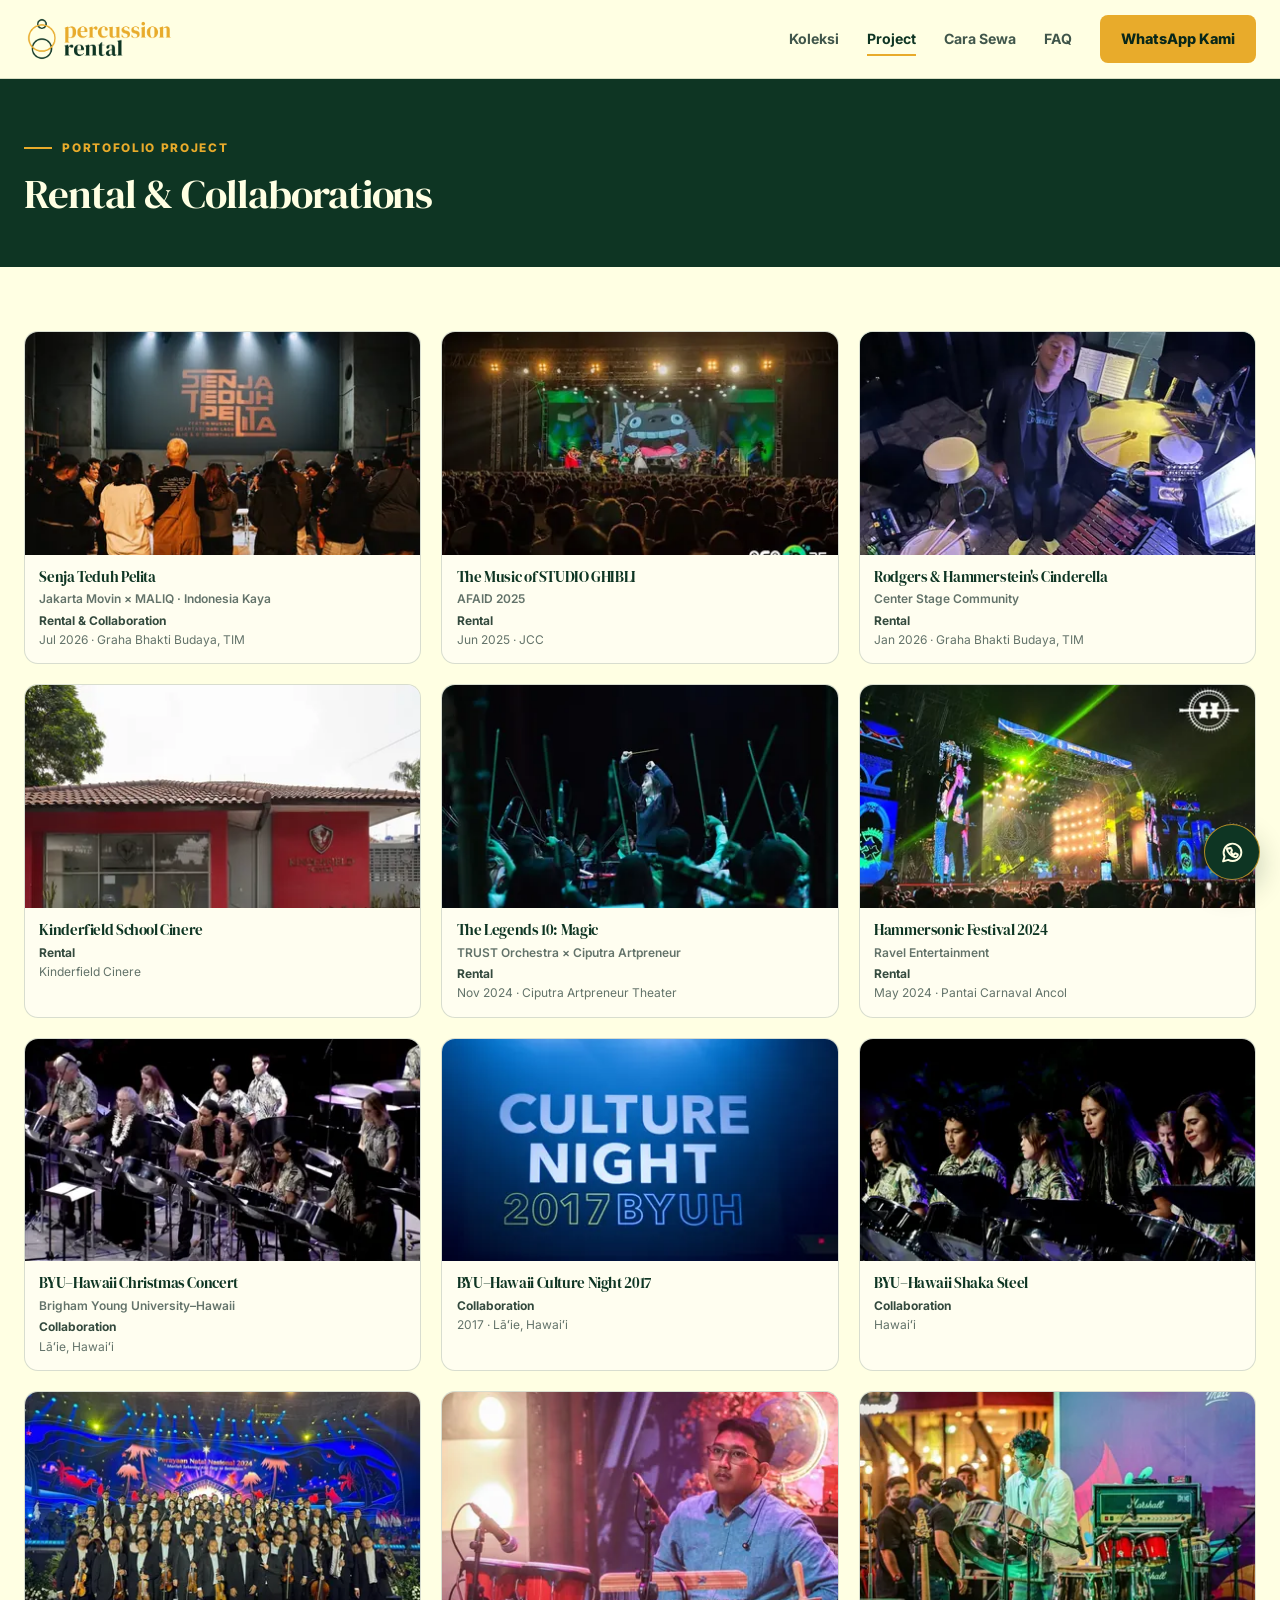
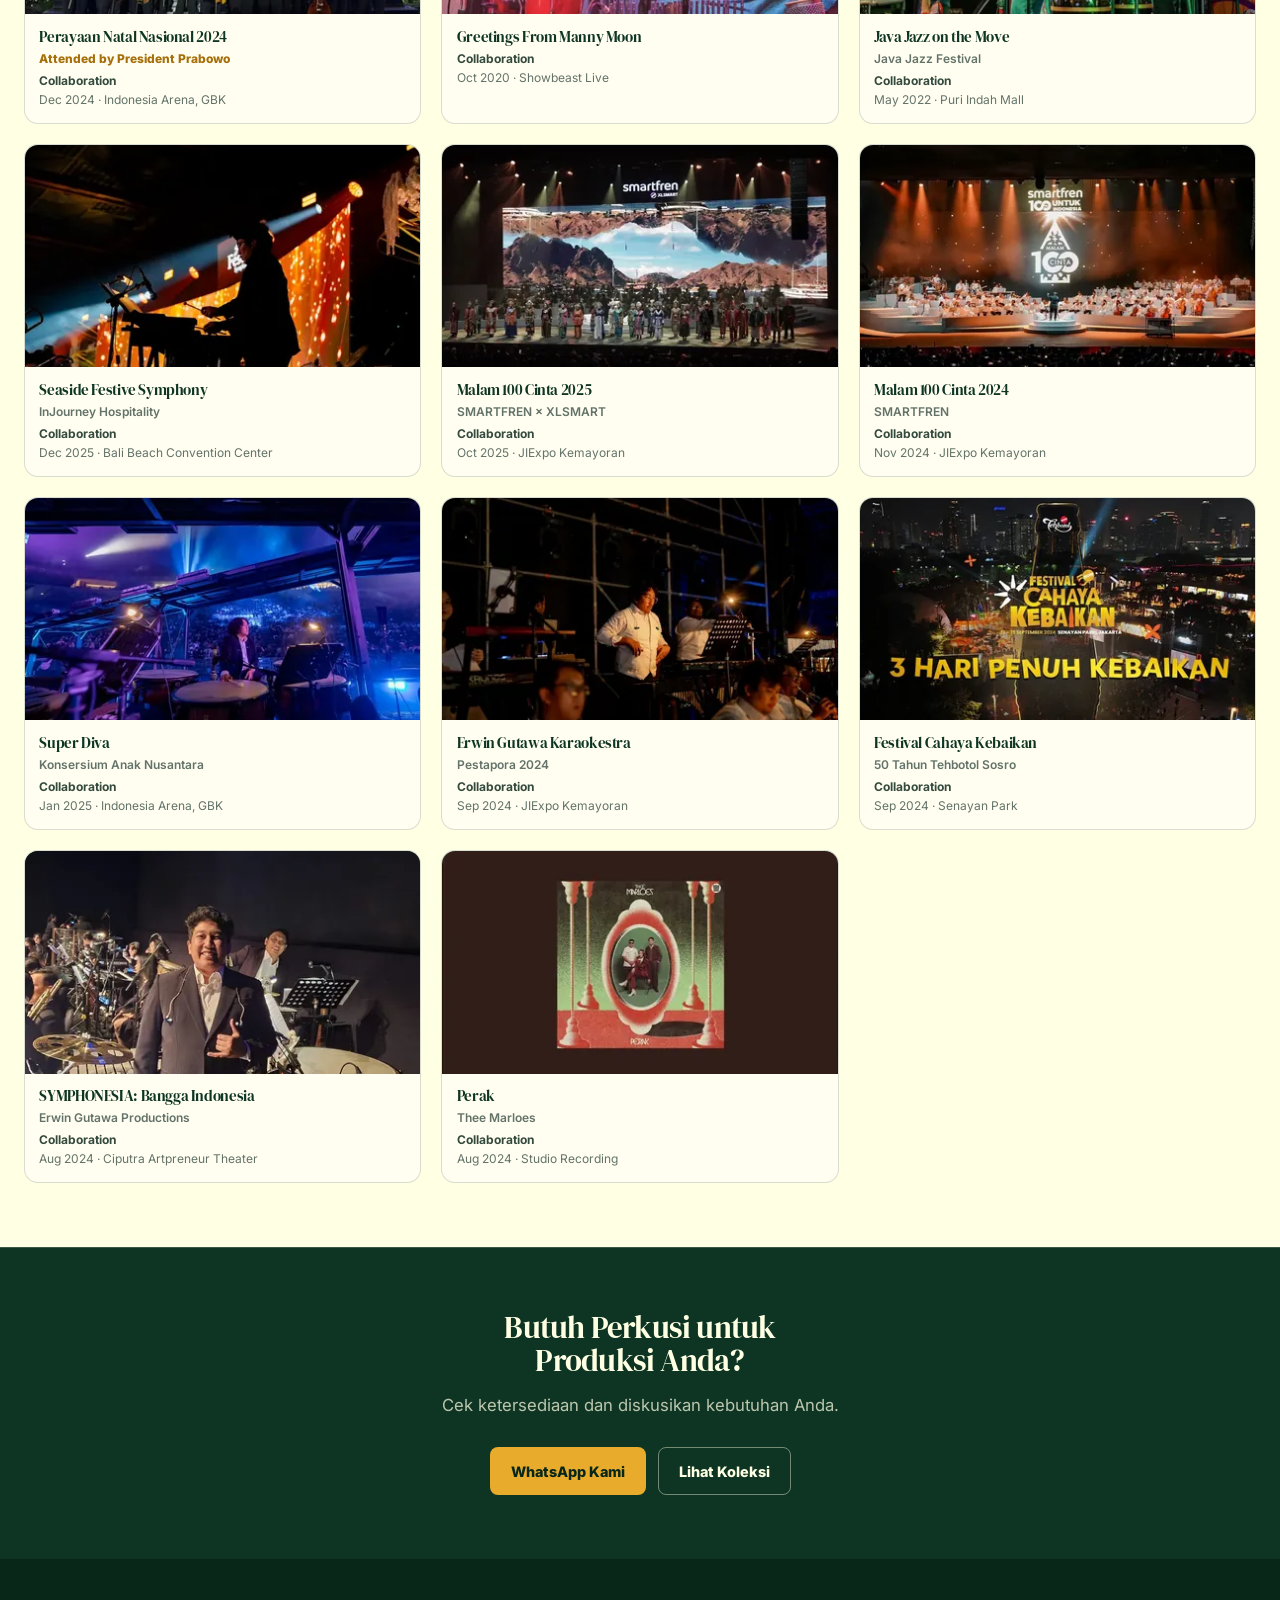
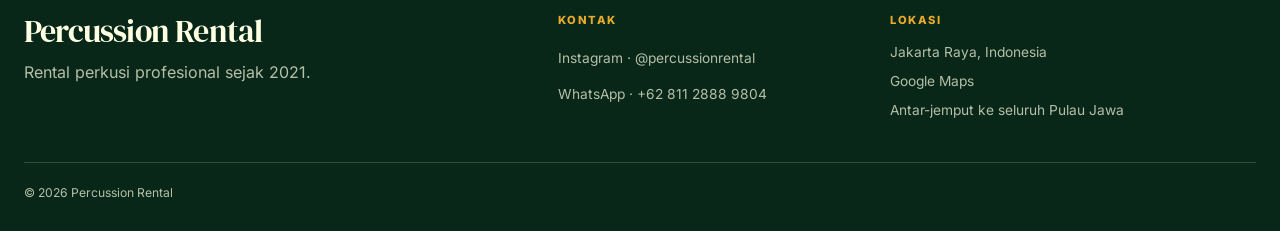
<file: project/index.html>
﻿<!doctype html>
<html lang="id">
<head>
  <meta charset="utf-8">
  <meta name="viewport" content="width=device-width, initial-scale=1">
  <title>Rental &amp; Collaborations | Percussion Rental</title>
  <meta
    name="description"
    content="Project rental perkusi dan performance Percussion Rental untuk orkestra, konser, teater musikal, dan produksi musik."
  >
  <link rel="canonical" href="https://prala-id.github.io/ninoy-percussion-rental/project/">
  <meta property="og:type" content="website">
  <meta property="og:title" content="Rental &amp; Collaborations | Percussion Rental">
  <meta
    property="og:description"
    content="Project rental perkusi dan performance Percussion Rental untuk orkestra, konser, teater musikal, dan produksi musik."
  >
  <meta property="og:url" content="https://prala-id.github.io/ninoy-percussion-rental/project/">
  <meta property="og:image" content="https://prala-id.github.io/ninoy-percussion-rental/assets/images/og-percussion-rental-2026.jpg">
  <meta property="og:image:width" content="1200">
  <meta property="og:image:height" content="630">
  <meta property="og:image:alt" content="Percussion Rental — Koleksi Perkusi Terlengkap Se-Indonesia">
  <meta name="twitter:card" content="summary_large_image">
  <meta name="theme-color" content="#0e3523">
  <link rel="icon" type="image/png" href="../assets/logo/percussion-rental-favicon-rounded.png">
  <link rel="preload" href="../assets/fonts/inter-latin.woff2" as="font" type="font/woff2" crossorigin>
  <link rel="preload" href="../assets/fonts/dm-serif-display-latin.woff2" as="font" type="font/woff2" crossorigin>
  <link rel="stylesheet" href="../assets/css/styles.css?v=2026112205">
</head>
<body class="project-page">
  <a class="skip-link" href="#main-content">Lewati ke konten utama</a>

  <header class="site-header">
    <div class="container nav-shell">
      <a class="brand-logo" href="../" aria-label="Percussion Rental — Beranda">
        <img
          src="../assets/logo/percussion-rental-logo-horizontal-trim.webp"
          alt="Percussion Rental"
        >
      </a>

      <nav class="nav-links" id="primary-navigation" aria-label="Navigasi utama">
        <a href="../koleksi/">Koleksi</a>
        <a href="./" aria-current="page">Project</a>
        <a href="../#cara-sewa">Cara Sewa</a>
        <a href="../#faq">FAQ</a>
        <a
          class="btn btn-primary mobile-nav-cta"
          href="https://wa.me/6281128889804?text=Halo%20Ninoy%2C%20saya%20ingin%20konsultasi%20tentang%20sewa%20instrumen%20perkusi."
          target="_blank"
          rel="noopener noreferrer"
        >WhatsApp Kami</a>
      </nav>

      <a
        class="btn btn-primary nav-cta"
        href="https://wa.me/6281128889804?text=Halo%20Ninoy%2C%20saya%20ingin%20konsultasi%20tentang%20sewa%20instrumen%20perkusi."
        target="_blank"
        rel="noopener noreferrer"
      >WhatsApp Kami</a>

      <button
        class="menu-toggle"
        type="button"
        aria-label="Buka menu"
        aria-controls="primary-navigation"
        aria-expanded="false"
      >
        <svg viewBox="0 0 24 24" fill="none" stroke="currentColor" stroke-width="2" stroke-linecap="round" aria-hidden="true">
          <path d="M4 7h16M4 12h16M4 17h16"></path>
        </svg>
      </button>
    </div>
  </header>

  <main id="main-content">
    <section class="page-hero" aria-labelledby="project-page-title">
      <div class="container">
        <span class="eyebrow">Portofolio Project</span>
        <h1 id="project-page-title">Rental &amp; Collaborations</h1>
      </div>
    </section>

    <section class="section project-list-section" aria-label="Daftar project dan performance">
      <div class="container">
        <div class="project-grid">
          <article class="project-card" id="senja-teduh-pelita" data-source="https://indonesiakaya.com/agenda-budaya/musikal-senja-teduh-pelita-hadirkan-petualangan-emosional-masa-depan-bumi/">
            <div class="project-card-media">
              <img
                src="../assets/images/senja-teduh-pelita-2026.webp"
                srcset="../assets/images/senja-teduh-pelita-2026-400.webp 400w, ../assets/images/senja-teduh-pelita-2026-600.webp 600w, ../assets/images/senja-teduh-pelita-2026-800.webp 800w, ../assets/images/senja-teduh-pelita-2026.webp 1600w"
                sizes="(min-width: 1290px) 400px, (min-width: 981px) calc((100vw - 88px) / 3), calc((100vw - 44px) / 2)"
                alt="Panggung teater musikal Senja Teduh Pelita di Graha Bhakti Budaya"
                decoding="async"
              >
            </div>
            <div class="project-card-body">
              <h2>Senja Teduh Pelita</h2>
              <p class="project-context project-context--wrap">Jakarta Movin × MALIQ · Indonesia&nbsp;Kaya</p>
              <p class="project-role">Rental &amp; Collaboration</p>
              <p class="project-date">Jul 2026 · Graha Bhakti Budaya, TIM</p>
            </div>
          </article>

          <article class="project-card" id="the-music-of-studio-ghibli" data-source="https://animefestival.asia/afaid25/concert/">
            <div class="project-card-media">
              <img
                src="../assets/images/the-music-of-studio-ghibli-afaid-2025.webp"
                srcset="../assets/images/the-music-of-studio-ghibli-afaid-2025-400.webp 400w, ../assets/images/the-music-of-studio-ghibli-afaid-2025-600.webp 600w, ../assets/images/the-music-of-studio-ghibli-afaid-2025.webp 678w"
                sizes="(min-width: 1290px) 400px, (min-width: 981px) calc((100vw - 88px) / 3), calc((100vw - 44px) / 2)"
                alt="Konser The Music of Studio Ghibli di AFAID 2025"
                decoding="async"
              >
            </div>
            <div class="project-card-body">
              <h2>The Music of STUDIO GHIBLI</h2>
              <p class="project-context">AFAID 2025</p>
              <p class="project-role">Rental</p>
              <p class="project-date">Jun 2025 · JCC</p>
            </div>
          </article>

          <article class="project-card" data-source="https://ekraf.go.id/news-en/vice-minister-of-creative-economy-applauds-rodgers-hammersteins-cinderella-as-international-standard-musical-theatre">
            <div class="project-card-media">
              <img class="focus-upper"
                src="../assets/images/rodgers-hammerstein-cinderella.webp"

                srcset="../assets/images/rodgers-hammerstein-cinderella-400.webp 400w, ../assets/images/rodgers-hammerstein-cinderella-600.webp 600w, ../assets/images/rodgers-hammerstein-cinderella-800.webp 800w, ../assets/images/rodgers-hammerstein-cinderella.webp 960w"

                sizes="(min-width: 1290px) 400px, (min-width: 981px) calc((100vw - 88px) / 3), calc((100vw - 44px) / 2)"
                alt="Rodgers &amp; Hammerstein's Cinderella"
               
                decoding="async"
              >
            </div>
            <div class="project-card-body">
              <h2>Rodgers &amp; Hammerstein's Cinderella</h2>
              <p class="project-context">Center Stage Community</p>
              <p class="project-role">Rental</p>
              <p class="project-date">Jan 2026 · Graha Bhakti Budaya, TIM</p>
            </div>
          </article>

          <article class="project-card" data-source="https://www.kinderfieldhighfield.sch.id/cinere">
            <div class="project-card-media">
              <img
                src="../assets/images/kinderfield-school-cinere-campus.webp"
                srcset="../assets/images/kinderfield-school-cinere-campus-400.webp 400w, ../assets/images/kinderfield-school-cinere-campus-600.webp 600w, ../assets/images/kinderfield-school-cinere-campus.webp 760w"
                sizes="(min-width: 1290px) 400px, (min-width: 981px) calc((100vw - 88px) / 3), calc((100vw - 44px) / 2)"
                alt="Gedung Kinderfield School Cinere"
                loading="lazy"
                decoding="async"
              >
            </div>
            <div class="project-card-body">
              <h2>Kinderfield School Cinere</h2>
              <p class="project-role">Rental</p>
              <p class="project-date">Kinderfield Cinere</p>
            </div>
          </article>

          <article class="project-card" data-source="https://rsvpclique.com/posts/trust-orchestra-brings-the-magic-of-the-wizarding-world-to-the-legends-10-concert">
            <div class="project-card-media">
              <img
                src="../assets/images/the-legends-10-magic-trust-orchestra.webp"
                srcset="../assets/images/the-legends-10-magic-trust-orchestra-400.webp 400w, ../assets/images/the-legends-10-magic-trust-orchestra-600.webp 600w, ../assets/images/the-legends-10-magic-trust-orchestra-800.webp 800w, ../assets/images/the-legends-10-magic-trust-orchestra.webp 1440w"
                sizes="(min-width: 1290px) 400px, (min-width: 981px) calc((100vw - 88px) / 3), calc((100vw - 44px) / 2)"
                alt="TRUST Orchestra dalam konser The Legends 10: Magic"
                loading="lazy"
                decoding="async"
              >
            </div>
            <div class="project-card-body">
              <h2>The Legends 10: Magic</h2>
              <p class="project-context">TRUST Orchestra × Ciputra Artpreneur</p>
              <p class="project-role">Rental</p>
              <p class="project-date">Nov 2024 · Ciputra Artpreneur Theater</p>
            </div>
          </article>

          <article class="project-card" id="hammersonic-festival-2024" data-source="https://www.detik.com/pop/music/d-7326622/wadah-besar-hajatan-musik-cadas-hammersonic-2024-buat-penonton-berkesan">
            <div class="project-card-media">
              <img
                src="../assets/images/hammersonic-festival-2024.webp"
                srcset="../assets/images/hammersonic-festival-2024-400.webp 400w, ../assets/images/hammersonic-festival-2024-600.webp 600w, ../assets/images/hammersonic-festival-2024-800.webp 800w, ../assets/images/hammersonic-festival-2024.webp 1280w"
                sizes="(min-width: 1290px) 400px, (min-width: 981px) calc((100vw - 88px) / 3), calc((100vw - 44px) / 2)"
                alt="Panggung Hammersonic Festival 2024"
                loading="lazy"
                decoding="async"
              >
            </div>
            <div class="project-card-body">
              <h2>Hammersonic Festival 2024</h2>
              <p class="project-context">Ravel Entertainment</p>
              <p class="project-role">Rental</p>
              <p class="project-date">May 2024 · Pantai Carnaval Ancol</p>
            </div>
          </article>

          <article class="project-card" data-source="https://kealakai.byuh.edu/byu-hawaii-music-department-puts-on-musical-devotional-to-help-students-feel-the-light-of-christ">
            <div class="project-card-media">
              <img
                src="../assets/images/byu-hawaii-christmas-devotional-2017.webp"
                srcset="../assets/images/byu-hawaii-christmas-devotional-2017-400.webp 400w, ../assets/images/byu-hawaii-christmas-devotional-2017-600.webp 600w, ../assets/images/byu-hawaii-christmas-devotional-2017-800.webp 800w, ../assets/images/byu-hawaii-christmas-devotional-2017.webp 994w"
                sizes="(min-width: 1290px) 400px, (min-width: 981px) calc((100vw - 88px) / 3), calc((100vw - 44px) / 2)"
                alt="Shaka Steel tampil di acara musik Natal BYU–Hawaii"
                loading="lazy"
                decoding="async"
              >
            </div>
            <div class="project-card-body">
              <h2>BYU–Hawaii Christmas Concert</h2>
              <p class="project-context">Brigham Young University–Hawaii</p>
              <p class="project-role">Collaboration</p>
              <p class="project-date">Lāʻie, Hawaiʻi</p>
            </div>
          </article>

          <article class="project-card" hidden>
            <div class="project-card-media">
              <img
                src="../assets/images/byu-hawaii-salsa-orchestra.webp"

                srcset="../assets/images/byu-hawaii-salsa-orchestra-400.webp 400w, ../assets/images/byu-hawaii-salsa-orchestra-600.webp 600w, ../assets/images/byu-hawaii-salsa-orchestra-800.webp 800w, ../assets/images/byu-hawaii-salsa-orchestra.webp 1600w"

                sizes="(min-width: 1290px) 400px, (min-width: 981px) calc((100vw - 88px) / 3), calc((100vw - 44px) / 2)"
                alt="BYU–Hawaii Salsa Orchestra &amp; Street Band"
                loading="lazy"
                decoding="async"
              >
            </div>
            <div class="project-card-body">
              <h2>BYU–Hawaii Salsa Orchestra &amp; Street Band</h2>
              <p class="project-role">Collaboration</p>
              <p class="project-date">Mar 2018 · Kahilu Theatre, Hawaiʻi</p>
            </div>
          </article>

          <article class="project-card" data-source="https://kealakai.byuh.edu/recap-of-culture-night-2017-at-byu-hawaii">
            <div class="project-card-media">
              <img
                src="../assets/images/byu-hawaii-culture-night-2017.webp"
                srcset="../assets/images/byu-hawaii-culture-night-2017-400.webp 400w, ../assets/images/byu-hawaii-culture-night-2017-600.webp 600w, ../assets/images/byu-hawaii-culture-night-2017-800.webp 800w, ../assets/images/byu-hawaii-culture-night-2017.webp 1276w"
                sizes="(min-width: 1290px) 400px, (min-width: 981px) calc((100vw - 88px) / 3), calc((100vw - 44px) / 2)"
                alt="Layar pembuka BYU–Hawaii Culture Night 2017"
                loading="lazy"
                decoding="async"
              >
            </div>
            <div class="project-card-body">
              <h2>BYU–Hawaii Culture Night 2017</h2>
              <p class="project-role">Collaboration</p>
              <p class="project-date">2017 · Lāʻie, Hawaiʻi</p>
            </div>
          </article>

          <article class="project-card" data-source="https://clpa.byuh.edu/music/shaka-steel">
            <div class="project-card-media">
              <img
                src="../assets/images/byu-hawaii-shaka-steel.webp"
                srcset="../assets/images/byu-hawaii-shaka-steel-400.webp 400w, ../assets/images/byu-hawaii-shaka-steel-600.webp 600w, ../assets/images/byu-hawaii-shaka-steel-800.webp 800w, ../assets/images/byu-hawaii-shaka-steel.webp 1600w"
                sizes="(min-width: 1290px) 400px, (min-width: 981px) calc((100vw - 88px) / 3), calc((100vw - 44px) / 2)"
                alt="Pemain steel pan BYU–Hawaii Shaka Steel"
                loading="lazy"
                decoding="async"
              >
            </div>
            <div class="project-card-body">
              <h2>BYU–Hawaii Shaka Steel</h2>
              <p class="project-role">Collaboration</p>
              <p class="project-date">Hawaiʻi</p>
            </div>
          </article>

          <article class="project-card" data-source="https://setkab.go.id/perayaan-natal-nasional-tahun-2024-di-indonesia-arena-senayan-jakarta-sabtu-28-desember-2024/">
            <div class="project-card-media">
              <img
                src="../assets/images/perayaan-natal-nasional-2024.webp"

                srcset="../assets/images/perayaan-natal-nasional-2024-400.webp 400w, ../assets/images/perayaan-natal-nasional-2024-600.webp 600w, ../assets/images/perayaan-natal-nasional-2024-800.webp 800w, ../assets/images/perayaan-natal-nasional-2024.webp 1280w"

                sizes="(min-width: 1290px) 400px, (min-width: 981px) calc((100vw - 88px) / 3), calc((100vw - 44px) / 2)"
                alt="Perayaan Natal Nasional 2024"
                loading="lazy"
                decoding="async"
              >
            </div>
            <div class="project-card-body">
              <h2>Perayaan Natal Nasional 2024</h2>
              <p class="project-context project-highlight">Attended by President Prabowo</p>
              <p class="project-role">Collaboration</p>
              <p class="project-date">Dec 2024 · Indonesia Arena, GBK</p>
            </div>
          </article>

          <article class="project-card" hidden>
            <div class="project-card-media project-card-media--logo">
              <img src="../assets/logo/manoa-valley-theatre-logo.webp" alt="" width="480" height="215" loading="lazy" decoding="async">
            </div>
            <div class="project-card-body">
              <h2>Pageant Musical</h2>
              <p class="project-context">Mānoa Valley Theatre</p>
              <p class="project-role">Collaboration</p>
              <p class="project-date">Aug–Sep 2018 · Honolulu, Hawaiʻi</p>
            </div>
          </article>

          <article class="project-card">
            <div class="project-card-media">
              <img
                src="../assets/images/greetings-from-manny-moon-showbeast-live.webp"

                srcset="../assets/images/greetings-from-manny-moon-showbeast-live-400.webp 400w, ../assets/images/greetings-from-manny-moon-showbeast-live-600.webp 600w, ../assets/images/greetings-from-manny-moon-showbeast-live-800.webp 800w, ../assets/images/greetings-from-manny-moon-showbeast-live.webp 1440w"

                sizes="(min-width: 1290px) 400px, (min-width: 981px) calc((100vw - 88px) / 3), calc((100vw - 44px) / 2)"
                alt="Greetings From Manny Moon"
                loading="lazy"
                decoding="async"
              >
            </div>
            <div class="project-card-body">
              <h2>Greetings From Manny Moon</h2>
              <p class="project-role">Collaboration</p>
              <p class="project-date">Oct 2020 · Showbeast Live</p>
            </div>
          </article>

          <article class="project-card" id="java-jazz-on-the-move" data-source="https://puriindahmall.co.id/news/java-jazz-on-the-move">
            <div class="project-card-media">
              <img
                src="../assets/images/java-jazz-on-the-move-2022.webp"

                srcset="../assets/images/java-jazz-on-the-move-2022-400.webp 400w, ../assets/images/java-jazz-on-the-move-2022-600.webp 600w, ../assets/images/java-jazz-on-the-move-2022-800.webp 800w, ../assets/images/java-jazz-on-the-move-2022.webp 1440w"

                sizes="(min-width: 1290px) 400px, (min-width: 981px) calc((100vw - 88px) / 3), calc((100vw - 44px) / 2)"
                alt="Java Jazz on the Move"
                loading="lazy"
                decoding="async"
              >
            </div>
            <div class="project-card-body">
              <h2>Java Jazz on the Move</h2>
              <p class="project-context">Java Jazz Festival</p>
              <p class="project-role">Collaboration</p>
              <p class="project-date">May 2022 · Puri Indah Mall</p>
            </div>
          </article>

          <article class="project-card" hidden>
            <div class="project-card-media project-card-media--logo">
              <span class="project-wordmark" aria-hidden="true">Rumah Perkusi</span>
            </div>
            <div class="project-card-body">
              <h2>Steel Pan</h2>
              <p class="project-context">Rumah Perkusi</p>
              <p class="project-role">Collaboration</p>
            </div>
          </article>

          <article class="project-card" data-source="https://www.nowbali.co.id/upcoming-events/seaside-festive-symphony-at-bali-beach-convention-center/">
            <div class="project-card-media">
              <img
                src="../assets/images/erwin-gutawa-seaside-festive-symphony.webp"

                srcset="../assets/images/erwin-gutawa-seaside-festive-symphony-400.webp 400w, ../assets/images/erwin-gutawa-seaside-festive-symphony-600.webp 600w, ../assets/images/erwin-gutawa-seaside-festive-symphony-800.webp 800w, ../assets/images/erwin-gutawa-seaside-festive-symphony.webp 1280w"

                sizes="(min-width: 1290px) 400px, (min-width: 981px) calc((100vw - 88px) / 3), calc((100vw - 44px) / 2)"
                alt="Seaside Festive Symphony"
                loading="lazy"
                decoding="async"
              >
            </div>
            <div class="project-card-body">
              <h2>Seaside Festive Symphony</h2>
              <p class="project-context">InJourney Hospitality</p>
              <p class="project-role">Collaboration</p>
              <p class="project-date">Dec 2025 · Bali Beach Convention Center</p>
            </div>
          </article>

          <article class="project-card" data-source="https://www.suara.com/tekno/2025/10/28/215246/teknologi-bertemu-seni-smartfren-malam-100-cinta-2025-tampilkan-orkestra-digital-untuk-negeri">
            <div class="project-card-media">
              <img
                src="../assets/images/smartfren-malam-100-cinta-2025.webp"
                srcset="../assets/images/smartfren-malam-100-cinta-2025-400.webp 400w, ../assets/images/smartfren-malam-100-cinta-2025-600.webp 600w, ../assets/images/smartfren-malam-100-cinta-2025-800.webp 800w, ../assets/images/smartfren-malam-100-cinta-2025.webp 1280w"
                sizes="(min-width: 1290px) 400px, (min-width: 981px) calc((100vw - 88px) / 3), calc((100vw - 44px) / 2)"
                alt="Penampilan Malam 100 Cinta 2025"
                loading="lazy"
                decoding="async"
              >
            </div>
            <div class="project-card-body">
              <h2>Malam 100 Cinta 2025</h2>
              <p class="project-context">SMARTFREN × XLSMART</p>
              <p class="project-role">Collaboration</p>
              <p class="project-date">Oct 2025 · JIExpo Kemayoran</p>
            </div>
          </article>

          <article class="project-card" id="malam-100-cinta-2024" data-source="https://koran-jakarta.com/2024-11-27/pertunjukkan-konser-malam-100-cinta">
            <div class="project-card-media">
              <img
                src="../assets/images/smartfren-malam-100-cinta-2024.webp"

                srcset="../assets/images/smartfren-malam-100-cinta-2024-400.webp 400w, ../assets/images/smartfren-malam-100-cinta-2024-600.webp 600w, ../assets/images/smartfren-malam-100-cinta-2024-800.webp 800w, ../assets/images/smartfren-malam-100-cinta-2024.webp 1280w"

                sizes="(min-width: 1290px) 400px, (min-width: 981px) calc((100vw - 88px) / 3), calc((100vw - 44px) / 2)"
                alt="Malam 100 Cinta 2024"
                loading="lazy"
                decoding="async"
              >
            </div>
            <div class="project-card-body">
              <h2>Malam 100 Cinta 2024</h2>
              <p class="project-context">SMARTFREN</p>
              <p class="project-role">Collaboration</p>
              <p class="project-date">Nov 2024 · JIExpo Kemayoran</p>
            </div>
          </article>

          <article class="project-card" data-source="https://www.antaranews.com/berita/4592186/duet-kompak-penyanyi-3-diva-dan-super-girls-di-panggung-super-diva">
            <div class="project-card-media">
              <img
                src="../assets/images/the-super-diva-concert.webp"

                srcset="../assets/images/the-super-diva-concert-400.webp 400w, ../assets/images/the-super-diva-concert-600.webp 600w, ../assets/images/the-super-diva-concert-800.webp 800w, ../assets/images/the-super-diva-concert.webp 1280w"

                sizes="(min-width: 1290px) 400px, (min-width: 981px) calc((100vw - 88px) / 3), calc((100vw - 44px) / 2)"
                alt="Super Diva"
                loading="lazy"
                decoding="async"
              >
            </div>
            <div class="project-card-body">
              <h2>Super Diva</h2>
              <p class="project-context">Konsersium Anak Nusantara</p>
              <p class="project-role">Collaboration</p>
              <p class="project-date">Jan 2025 · Indonesia Arena, GBK</p>
            </div>
          </article>

          <article class="project-card" id="erwin-gutawa-karaokestra" data-source="https://www.fortuneidn.com/news/line-up-pestapora-2024-ada-tulus-hingga-voice-of-baceprot-00-98121-gv5y0p">
            <div class="project-card-media">
              <img
                src="../assets/images/erwin-gutawa-karaokestra-pestapora-2024.webp"

                srcset="../assets/images/erwin-gutawa-karaokestra-pestapora-2024-400.webp 400w, ../assets/images/erwin-gutawa-karaokestra-pestapora-2024-600.webp 600w, ../assets/images/erwin-gutawa-karaokestra-pestapora-2024-800.webp 800w, ../assets/images/erwin-gutawa-karaokestra-pestapora-2024.webp 1280w"

                sizes="(min-width: 1290px) 400px, (min-width: 981px) calc((100vw - 88px) / 3), calc((100vw - 44px) / 2)"
                alt="Erwin Gutawa Karaokestra"
                loading="lazy"
                decoding="async"
              >
            </div>
            <div class="project-card-body">
              <h2>Erwin Gutawa Karaokestra</h2>
              <p class="project-context">Pestapora 2024</p>
              <p class="project-role">Collaboration</p>
              <p class="project-date">Sep 2024 · JIExpo Kemayoran</p>
            </div>
          </article>

          <article class="project-card" id="festival-cahaya-kebaikan" data-source="https://www.tehbotolsosro.com/aktivitas/telusuri/berita/50-tahun-perjalanan-emas-tehbotol-sosro-menyebar-cahaya-kebaikan">
            <div class="project-card-media">
              <img
                src="../assets/images/festival-cahaya-kebaikan-2024.webp"
                srcset="../assets/images/festival-cahaya-kebaikan-2024-400.webp 400w, ../assets/images/festival-cahaya-kebaikan-2024-600.webp 600w, ../assets/images/festival-cahaya-kebaikan-2024-800.webp 800w, ../assets/images/festival-cahaya-kebaikan-2024.webp 1280w"
                sizes="(min-width: 1290px) 400px, (min-width: 981px) calc((100vw - 88px) / 3), calc((100vw - 44px) / 2)"
                alt="Festival Cahaya Kebaikan di Senayan Park"
                loading="lazy"
                decoding="async"
              >
            </div>
            <div class="project-card-body">
              <h2>Festival Cahaya Kebaikan</h2>
              <p class="project-context">50 Tahun Tehbotol Sosro</p>
              <p class="project-role">Collaboration</p>
              <p class="project-date">Sep 2024 · Senayan Park</p>
            </div>
          </article>

          <article class="project-card" id="symphonesia-bangga-indonesia" data-source="https://billboard-indonesia.com/scenes/events/2024/07/17/putri-ariani-voice-of-baceprot-tampil-di-erwin-gutawa-orchestra-symphonesia-bangga-indonesia/">
            <div class="project-card-media">
              <img class="focus-upper"
                src="../assets/images/erwin-gutawa-symphonesia-v-bangga-indonesia.webp"

                srcset="../assets/images/erwin-gutawa-symphonesia-v-bangga-indonesia-400.webp 400w, ../assets/images/erwin-gutawa-symphonesia-v-bangga-indonesia-600.webp 600w, ../assets/images/erwin-gutawa-symphonesia-v-bangga-indonesia-800.webp 800w, ../assets/images/erwin-gutawa-symphonesia-v-bangga-indonesia.webp 1200w"

                sizes="(min-width: 1290px) 400px, (min-width: 981px) calc((100vw - 88px) / 3), calc((100vw - 44px) / 2)"
                alt="SYMPHONESIA: Bangga Indonesia"
                loading="lazy"
                decoding="async"
              >
            </div>
            <div class="project-card-body">
              <h2>SYMPHONESIA: Bangga Indonesia</h2>
              <p class="project-context">Erwin Gutawa Productions</p>
              <p class="project-role">Collaboration</p>
              <p class="project-date">Aug 2024 · Ciputra Artpreneur Theater</p>
            </div>
          </article>

          <article class="project-card" data-source="https://bigcrownrecords.com/store/theemarloes-perak/">
            <div class="project-card-media">
              <img
                src="../assets/images/thee-marloes-perak.webp"
                srcset="../assets/images/thee-marloes-perak-400.webp 400w, ../assets/images/thee-marloes-perak-600.webp 600w, ../assets/images/thee-marloes-perak-800.webp 800w, ../assets/images/thee-marloes-perak.webp 1280w"
                sizes="(min-width: 1290px) 400px, (min-width: 981px) calc((100vw - 88px) / 3), calc((100vw - 44px) / 2)"
                alt="Sampul album Perak oleh Thee Marloes"
                decoding="async"
              >
            </div>
            <div class="project-card-body">
              <h2>Perak</h2>
              <p class="project-context">Thee Marloes</p>
              <p class="project-role">Collaboration</p>
              <p class="project-date">Aug 2024 · Studio Recording</p>
            </div>
          </article>
        </div>
      </div>
    </section>

    <section class="section section-dark final-cta" aria-labelledby="project-cta-title">
      <div class="container">
        <h2 class="section-title" id="project-cta-title"><span class="title-line">Butuh Perkusi untuk</span><span class="title-line">Produksi Anda?</span></h2>
        <p class="section-subtitle">Cek ketersediaan dan diskusikan kebutuhan Anda.</p>
        <div class="actions">
          <a
            class="btn btn-primary"
            href="https://wa.me/6281128889804?text=Halo%20Ninoy%2C%20saya%20ingin%20konsultasi%20tentang%20sewa%20instrumen%20perkusi."
            target="_blank"
            rel="noopener noreferrer"
          >WhatsApp Kami</a>
          <a class="btn btn-outline" href="../koleksi/">Lihat Koleksi</a>
        </div>
      </div>
    </section>
  </main>

  <dialog class="project-dialog" id="project-dialog" aria-labelledby="project-dialog-title">
    <div class="project-dialog-panel">
      <button class="project-dialog-close" type="button" aria-label="Tutup detail project">
        <svg viewBox="0 0 24 24" fill="none" stroke="currentColor" stroke-width="2" stroke-linecap="round" aria-hidden="true"><path d="M6 6l12 12M18 6 6 18"></path></svg>
      </button>
      <div class="project-dialog-media"><img alt=""><span class="project-wordmark" hidden></span></div>
      <div class="project-dialog-body">
        <h2 id="project-dialog-title"></h2>
        <p class="project-dialog-context"></p>
        <p class="project-dialog-role"></p>
        <p class="project-dialog-date"></p>
        <p class="project-dialog-source-slot" hidden></p>
      </div>
    </div>
  </dialog>

  <footer class="site-footer">
    <div class="container">
      <div class="footer-grid">
        <div class="footer-brand">
          <h2>Percussion Rental</h2>
          <p>Rental perkusi profesional sejak 2021.</p>
        </div>
        <div class="footer-group">
          <h3>Kontak</h3>
          <div class="footer-links">
            <a href="https://www.instagram.com/percussionrental/" target="_blank" rel="noopener noreferrer">Instagram · @percussionrental</a>
            <a href="https://wa.me/6281128889804?text=Halo%20Ninoy%2C%20saya%20ingin%20konsultasi%20tentang%20sewa%20instrumen%20perkusi." target="_blank" rel="noopener noreferrer">WhatsApp · +62 811 2888 9804</a>
          </div>
        </div>
        <div class="footer-group">
          <h3>Lokasi</h3>
          <div class="footer-links">
            <span>Jakarta Raya, Indonesia</span>
            <a href="https://share.google/fQKJOkn1HUgyBwz7L" target="_blank" rel="noopener noreferrer">Google Maps</a>
            <span>Antar-jemput ke seluruh Pulau Jawa</span>
          </div>
        </div>
      </div>
      <div class="footer-bottom"><span>© 2026 Percussion Rental</span></div>
    </div>
  </footer>

  <aside class="whatsapp-float-region" aria-label="Kontak cepat">
    <a class="whatsapp-float" href="https://wa.me/6281128889804?text=Halo%20Ninoy%2C%20saya%20ingin%20konsultasi%20tentang%20sewa%20instrumen%20perkusi." target="_blank" rel="noopener noreferrer" aria-label="Hubungi Percussion Rental melalui WhatsApp">
      <svg viewBox="0 0 24 24" fill="none" stroke="currentColor" stroke-width="1.9" stroke-linecap="round" stroke-linejoin="round" aria-hidden="true"><path d="M20.5 11.7a8.5 8.5 0 0 1-12.6 7.4L3 20.5l1.4-4.7A8.5 8.5 0 1 1 20.5 11.7Z"/><path d="M8.7 8.2c.3-.6.6-.6.9-.6h.5c.2 0 .4.1.5.4l.8 1.8c.1.3.1.5-.1.7l-.6.7c-.2.2-.1.4 0 .6.5.9 1.2 1.7 2.1 2.2.2.1.4.2.6 0l.8-1c.2-.2.4-.3.7-.2l1.8.8c.3.1.4.3.4.5 0 .4-.2 1.2-.8 1.7-.5.5-1.3.8-2.2.6-1.4-.3-3.1-1.2-4.7-2.8-1.4-1.4-2.3-3-2.6-4.2-.2-.6-.1-1.1.1-1.5Z"/></svg>
    </a>
  </aside>

  <script src="../assets/js/main.js?v=2026112205"></script>
  <script src="../assets/js/project.js?v=2026112205"></script>
</body>
</html>
</file>
<file: assets/css/styles.css>
/* Self-hosted fonts (SIL Open Font License, see assets/fonts/OFL-*.txt) */
@font-face {
  font-family: "DM Serif Display";
  font-style: normal;
  font-weight: 400;
  font-display: swap;
  src: url("../fonts/dm-serif-display-latin-ext.woff2") format("woff2");
  unicode-range: U+0100-02BA, U+02BD-02C5, U+02C7-02CC, U+02CE-02D7, U+02DD-02FF, U+0304, U+0308, U+0329, U+1D00-1DBF, U+1E00-1E9F, U+1EF2-1EFF, U+2020, U+20A0-20AB, U+20AD-20C4, U+2113, U+2C60-2C7F, U+A720-A7FF;
}

@font-face {
  font-family: "DM Serif Display";
  font-style: normal;
  font-weight: 400;
  font-display: swap;
  src: url("../fonts/dm-serif-display-latin.woff2") format("woff2");
  unicode-range: U+0000-00FF, U+0131, U+0152-0153, U+02BB-02BC, U+02C6, U+02DA, U+02DC, U+0304, U+0308, U+0329, U+2000-206F, U+20AC, U+2122, U+2191, U+2193, U+2212, U+2215, U+FEFF, U+FFFD;
}

@font-face {
  font-family: "Inter";
  font-style: normal;
  font-weight: 400 800;
  font-display: swap;
  src: url("../fonts/inter-latin-ext.woff2") format("woff2");
  unicode-range: U+0100-02BA, U+02BD-02C5, U+02C7-02CC, U+02CE-02D7, U+02DD-02FF, U+0304, U+0308, U+0329, U+1D00-1DBF, U+1E00-1E9F, U+1EF2-1EFF, U+2020, U+20A0-20AB, U+20AD-20C4, U+2113, U+2C60-2C7F, U+A720-A7FF;
}

@font-face {
  font-family: "Inter";
  font-style: normal;
  font-weight: 400 800;
  font-display: swap;
  src: url("../fonts/inter-latin.woff2") format("woff2");
  unicode-range: U+0000-00FF, U+0131, U+0152-0153, U+02BB-02BC, U+02C6, U+02DA, U+02DC, U+0304, U+0308, U+0329, U+2000-206F, U+20AC, U+2122, U+2191, U+2193, U+2212, U+2215, U+FEFF, U+FFFD;
}

:root {
  --primary: #0e3523;
  --primary-deep: #082719;
  --primary-soft: #174a33;
  --neutral: #ffffe3;
  --surface: #fffef0;
  --accent: #e8ab2b;
  --text: #163126;
  --muted: #63736a;
  --line: rgba(14, 53, 35, 0.16);
  --line-light: rgba(255, 255, 227, 0.18);
  --radius: 14px;
  --radius-small: 8px;
  --container: 1240px;
  --section-space: clamp(3.25rem, 5vw, 5rem);
  --header-height: 78px;
}

*,
*::before,
*::after {
  box-sizing: border-box;
}

html {
  scroll-behavior: smooth;
  scroll-padding-top: calc(var(--header-height) + 1rem);
}

body {
  min-width: 0;
  margin: 0;
  overflow-x: clip;
  background: var(--neutral);
  color: var(--text);
  font-family: "Inter", system-ui, -apple-system, BlinkMacSystemFont, "Segoe UI", sans-serif;
  font-size: 1rem;
  line-height: 1.65;
  -webkit-font-smoothing: antialiased;
  text-rendering: optimizeLegibility;
}

[hidden] {
  display: none !important;
}

img,
svg {
  display: block;
  max-width: 100%;
}

img {
  height: auto;
}

a {
  color: inherit;
  text-decoration: none;
}

button,
input,
select,
textarea {
  font: inherit;
}

button {
  color: inherit;
}

h1,
h2,
h3,
p,
figure,
blockquote,
dl,
dd {
  margin-top: 0;
}

h1,
h2,
h3 {
  font-family: "DM Serif Display", Georgia, serif;
  font-weight: 400;
  letter-spacing: -0.025em;
  line-height: 1.04;
  text-wrap: balance;
}

p,
li,
blockquote,
.project-context,
.project-role,
.project-date,
.catalog-card-meta {
  text-wrap: pretty;
}

:focus-visible {
  outline: 3px solid var(--accent);
  outline-offset: 4px;
}

.skip-link {
  position: fixed;
  z-index: 1000;
  top: 10px;
  left: 10px;
  padding: 0.7rem 1rem;
  transform: translateY(-150%);
  border-radius: var(--radius-small);
  background: var(--accent);
  color: var(--primary-deep);
  font-weight: 800;
}

.skip-link:focus {
  transform: translateY(0);
}

.visually-hidden {
  position: absolute;
  width: 1px;
  height: 1px;
  margin: -1px;
  padding: 0;
  overflow: hidden;
  clip-path: inset(50%);
  white-space: nowrap;
  border: 0;
}

/* Invisible button over a whole project or instrument card; opens its detail popup */
.project-card,
.catalog-card {
  position: relative;
}

.card-open {
  position: absolute;
  z-index: 1;
  inset: 0;
  padding: 0;
  border: 0;
  border-radius: inherit;
  background: transparent;
  cursor: pointer;
}

.card-open:focus-visible {
  outline: 3px solid var(--accent);
  outline-offset: -3px;
}

.container {
  width: min(var(--container), calc(100% - 3rem));
  margin-inline: auto;
}

.section {
  padding-block: var(--section-space);
}

.section-tight {
  padding-block: clamp(2.25rem, 3.5vw, 3.5rem);
}

.section-white {
  background: var(--surface);
}

.section-dark {
  background: var(--primary);
  color: var(--neutral);
}

.section-head {
  max-width: 48rem;
  margin-bottom: clamp(1.35rem, 2.5vw, 2.25rem);
}

.section-title {
  margin-bottom: 0.9rem;
  color: var(--primary);
  font-size: clamp(1.7rem, 2.45vw, 2.3rem);
}

.section-subtitle {
  max-width: 42rem;
  margin-bottom: 0;
  color: var(--muted);
  font-size: clamp(0.98rem, 1.3vw, 1.1rem);
}

.section-dark .section-title {
  color: var(--neutral);
}

.section-dark .section-subtitle {
  color: rgba(255, 255, 227, 0.72);
}

.eyebrow {
  display: inline-flex;
  align-items: center;
  gap: 0.65rem;
  margin-bottom: 1.1rem;
  color: #9b6a0f;
  font-family: "Inter", system-ui, sans-serif;
  font-size: 0.74rem;
  font-weight: 800;
  letter-spacing: 0.14em;
  line-height: 1.3;
  text-transform: uppercase;
}

.eyebrow::before {
  width: 1.75rem;
  height: 2px;
  background: currentColor;
  content: "";
}

.section-dark .eyebrow,
.credibility .eyebrow {
  color: var(--accent);
}

.actions {
  display: flex;
  flex-wrap: wrap;
  align-items: center;
  gap: 0.75rem;
}

.section-actions {
  margin-top: 2rem;
}

.btn {
  display: inline-flex;
  min-height: 48px;
  align-items: center;
  justify-content: center;
  gap: 0.6rem;
  padding: 0.72rem 1.25rem;
  border: 1px solid transparent;
  border-radius: var(--radius-small);
  cursor: pointer;
  font-size: 0.9rem;
  font-weight: 800;
  line-height: 1.2;
  text-align: center;
  transition: background-color 180ms ease, border-color 180ms ease, color 180ms ease, transform 180ms ease;
}

.btn svg {
  width: 1.1rem;
  height: 1.1rem;
  flex: 0 0 auto;
}

.btn:hover {
  transform: translateY(-2px);
}

.btn-primary {
  background: var(--accent);
  color: var(--primary-deep);
}

.btn-primary:hover {
  background: #f2b942;
}

.btn-outline {
  border-color: rgba(14, 53, 35, 0.32);
  background: transparent;
  color: var(--primary);
}

.btn-outline:hover {
  border-color: var(--primary);
  background: var(--primary);
  color: var(--neutral);
}

.section-dark .btn-outline {
  border-color: rgba(255, 255, 227, 0.42);
  color: var(--neutral);
}

.section-dark .btn-outline:hover {
  border-color: var(--neutral);
  background: var(--neutral);
  color: var(--primary);
}

.btn:disabled {
  cursor: not-allowed;
  opacity: 0.42;
  transform: none;
}

/* Header and navigation */
.site-header {
  position: sticky;
  z-index: 100;
  top: 0;
  border-bottom: 1px solid var(--line);
  background: var(--neutral);
}

.nav-shell {
  display: flex;
  min-height: var(--header-height);
  align-items: center;
  gap: 1.5rem;
}

.brand-logo {
  width: 176px;
  flex: 0 0 auto;
}

.brand-logo img {
  width: 100%;
  height: 48px;
  object-fit: contain;
  object-position: left center;
}

.nav-links {
  display: flex;
  align-items: center;
  gap: clamp(1rem, 2.2vw, 1.8rem);
  margin-left: auto;
}

.nav-links > a:not(.btn) {
  position: relative;
  padding-block: 0.6rem;
  color: #40564b;
  font-size: 0.88rem;
  font-weight: 700;
}

.nav-links > a:not(.btn)::after {
  position: absolute;
  right: 0;
  bottom: 0.25rem;
  left: 0;
  height: 2px;
  transform: scaleX(0);
  background: var(--accent);
  content: "";
  transform-origin: left;
  transition: transform 180ms ease;
}

.nav-links > a:not(.btn):hover,
.nav-links > a[aria-current="page"]:not(.btn) {
  color: var(--primary);
}

.nav-links > a:not(.btn):hover::after,
.nav-links > a[aria-current="page"]:not(.btn)::after {
  transform: scaleX(1);
}

.nav-cta {
  margin-left: 0.25rem;
}

.mobile-nav-cta {
  display: none;
}

.menu-toggle {
  display: none;
  width: 46px;
  height: 46px;
  flex: 0 0 auto;
  align-items: center;
  justify-content: center;
  padding: 0;
  border: 1px solid var(--line);
  border-radius: var(--radius-small);
  background: transparent;
  cursor: pointer;
}

.menu-toggle svg {
  width: 22px;
}

/* Hero */
.hero {
  /* where the headline block ends: container edge + copy padding + widest line (the subtitle) */
  --hero-text-end: calc(max(1.5rem, (100vw - 1120px) / 2) + clamp(1.75rem, 3vw, 2.75rem) + clamp(29.3rem, 38.09vw, 32.8rem));
  position: relative;
  overflow: hidden;
  padding-block: 0;
  background:
    linear-gradient(90deg, #fff 0, #fff var(--hero-text-end), rgba(255, 255, 255, 0) calc(var(--hero-text-end) + 14vw)),
    linear-gradient(180deg, #f5f8ff 0%, #f3f7ff 16%, #edf1fd 58%, #e8eaf9 100%);
}

.hero-grid {
  position: relative;
  display: grid;
  width: 100vw;
  max-width: none;
  height: clamp(420px, 36vw, 520px);
  margin-inline: calc(50% - 50vw);
  aspect-ratio: auto;
  grid-template-columns: 1fr;
  align-items: center;
  gap: 0;
  isolation: isolate;
  overflow: hidden;
  border: 0;
  border-radius: 0;
}

.hero-copy {
  z-index: 2;
  grid-area: 1 / 1;
  min-width: 0;
  width: min(1120px, calc(100% - 3rem));
  max-width: none;
  align-self: center;
  justify-self: center;
  padding: clamp(1.75rem, 3vw, 2.75rem);
  transform: translateY(clamp(-1.25rem, -1.5vw, -0.5rem));
}

.hero h1 {
  max-width: none;
  margin-bottom: 1.2rem;
  color: var(--primary);
  font-size: clamp(2.2rem, 3.2vw, 2.8rem);
  letter-spacing: -0.025em;
}

.hero-title-lead,
.hero-title-support {
  display: block;
}

.hero-title-lead,
.hero-title-support {
  white-space: nowrap;
}

.hero-title-support {
  max-width: none;
  margin-top: 0.05em;
  color: var(--primary);
  font-size: inherit;
  line-height: inherit;
  letter-spacing: inherit;
}

.hero-subtitle {
  max-width: 39rem;
  margin-bottom: 1.9rem;
  color: var(--muted);
  font-size: clamp(1rem, 1.3vw, 1.12rem);
}

.hero-subtitle-mobile {
  display: none;
}

/* Drums sit centred in the space between the headline and the right edge, standing on the bottom */
.hero-media {
  position: absolute;
  z-index: 0;
  grid-area: 1 / 1;
  inset: 0 0 0 var(--hero-text-end);
  display: flex;
  min-width: 0;
  margin: 0;
  align-items: flex-end;
  justify-content: center;
  overflow: hidden;
  border: 0;
  border-radius: inherit;
}

.hero-media picture {
  display: block;
  height: 84%;
}

.hero-media img {
  width: auto;
  max-width: none;
  height: 100%;
}

/* Credibility */
.credibility {
  border-top: 1px solid var(--line-light);
  background: var(--primary-deep);
  color: var(--neutral);
}

.credibility-heading {
  display: flex;
  align-items: flex-end;
  justify-content: space-between;
  gap: 2rem;
  margin-bottom: 2rem;
}

.credibility-heading .eyebrow {
  margin-bottom: 0.35rem;
}

.numbers {
  display: flex;
  gap: 1.75rem;
  margin: 0;
}

.number-item {
  display: flex;
  min-width: 0;
  align-items: center;
  flex-direction: row;
  gap: 0.55rem;
  padding-left: 1.5rem;
  border-left: 1px solid var(--line-light);
}

.number-item dt {
  order: 2;
  color: rgba(255, 255, 227, 0.6);
  font-size: 0.78rem;
  line-height: 1.1;
}

.number-item dd {
  order: 1;
  margin: 0;
  color: var(--accent);
  font-family: "DM Serif Display", Georgia, serif;
  font-size: 2.35rem;
  line-height: 1;
}

.logo-grid {
  display: grid;
  grid-template-columns: repeat(9, minmax(0, 1fr));
}

.logo-item {
  display: flex;
  min-width: 0;
  min-height: 112px;
  align-items: center;
  justify-content: center;
  padding: 1.2rem 1rem;
  transition: opacity 160ms ease, transform 160ms ease;
}

.logo-item:hover {
  opacity: 0.82;
  transform: translateY(-2px);
}

.logo-item img {
  width: min(100%, 118px);
  max-height: 52px;
  object-fit: contain;
}

.logo-item .logo-wide {
  width: min(100%, 138px);
}

.logo-item .logo-tall {
  width: min(100%, 92px);
  max-height: 62px;
}

.logo-invert {
  filter: grayscale(1) brightness(0) invert(1);
}

/* Collection preview */
.collection-preview {
  background: var(--neutral);
}

.category-grid {
  display: grid;
  grid-template-columns: repeat(4, minmax(0, 1fr));
  gap: 1rem;
  margin-bottom: 1.25rem;
}

.category-card {
  position: relative;
  display: block;
  min-height: 0;
  padding: 0;
  overflow: hidden;
  border: 1px solid var(--line);
  border-radius: var(--radius);
  color: var(--primary);
  transition: background-color 180ms ease, color 180ms ease, padding 180ms ease;
}

.category-card::after {
  position: absolute;
  z-index: 1;
  inset: 38% 0 0;
  background: linear-gradient(0deg, rgba(0, 0, 0, 0.84) 0%, rgba(0, 0, 0, 0.42) 55%, transparent 100%);
  content: "";
  pointer-events: none;
}

.category-number {
  position: absolute;
  z-index: 3;
  top: 0.75rem;
  left: 0.75rem;
  padding: 0.25rem 0.45rem;
  border-radius: 99px;
  background: rgba(255, 255, 227, 0.9);
  color: #9b6a0f;
  font-size: 0.7rem;
  font-weight: 800;
  letter-spacing: 0.13em;
}

.category-photo {
  display: block;
  width: 100%;
  aspect-ratio: 4 / 3;
  object-fit: cover;
  object-position: center;
  transition: transform 220ms ease;
}

.category-card h3 {
  position: absolute;
  z-index: 2;
  right: 0;
  bottom: 0;
  left: 0;
  margin: 0;
  padding: 1rem 1.15rem;
  color: var(--neutral);
  font-size: clamp(1.2rem, 1.7vw, 1.5rem);
  text-shadow: 0 2px 16px rgba(0, 0, 0, 0.65);
}

.category-card:hover {
  color: var(--neutral);
}

.category-card:hover .category-photo {
  transform: scale(1.025);
}

.category-card:hover .category-number {
  color: var(--accent);
}

/* Projects */
.selected-projects {
  overflow: hidden;
}

.projects-wrap {
  position: relative;
}

.project-track {
  display: grid;
  grid-template-columns: repeat(4, minmax(0, 1fr));
  grid-template-rows: repeat(2, auto);
  align-items: stretch;
  gap: 1rem;
  max-width: 100%;
}

.project-row {
  display: contents;
}

.project-row-shell {
  display: contents;
}

.mobile-scroll-cue {
  display: none;
}

.project-card {
  display: flex;
  min-width: 0;
  flex-direction: column;
  overflow: hidden;
  border: 1px solid var(--line);
  border-radius: var(--radius);
  background: var(--neutral);
  cursor: pointer;
  scroll-snap-align: start;
}

.project-track .project-card {
  height: 100%;
}

.project-card-media {
  overflow: hidden;
  aspect-ratio: 16 / 9;
  background: var(--primary-soft);
}

.project-card-media img {
  width: 100%;
  height: 100%;
  object-fit: cover;
  transition: transform 260ms ease;
}

.project-card:hover .project-card-media img {
  transform: scale(1.02);
}

.project-card-body {
  display: flex;
  height: 110px;
  flex: 0 0 110px;
  flex-direction: column;
  padding: 0.9rem;
}

.project-card h2,
.project-card h3 {
  margin-bottom: 0.35rem;
  color: var(--primary);
  font-size: 1.25rem;
  line-height: 1.12;
}

.project-context,
.project-role,
.project-date {
  margin-bottom: 0;
}

.project-context {
  margin-bottom: 0.3rem;
  color: var(--muted);
  font-size: 0.76rem;
  font-weight: 600;
  line-height: 1.45;
}

.project-highlight {
  color: #a66f0b;
  font-weight: 800;
}

.project-role {
  color: #344a3e;
  font-size: 0.8rem;
  font-weight: 700;
  line-height: 1.5;
}

.project-date {
  margin-top: 0.15rem;
  color: var(--muted);
  font-size: 0.74rem;
  line-height: 1.45;
}

.project-track .project-card-body {
  padding: 0.9rem;
}

.project-track .project-card h3,
.project-track .project-context,
.project-track .project-role,
.project-track .project-date {
  overflow: hidden;
  text-overflow: ellipsis;
  white-space: nowrap;
}

.project-track .project-context--wrap {
  overflow: visible;
  text-overflow: clip;
  white-space: normal;
}

.project-track .project-card h3 {
  margin-bottom: 0.35rem;
  font-size: 0.94rem;
}

.project-track .project-context {
  margin-bottom: 0.3rem;
  font-size: 0.64rem;
}

.project-track .project-role {
  font-size: 0.64rem;
}

.project-track .project-date {
  font-size: 0.62rem;
}

.project-track .project-date {
  margin-top: 0.25rem;
}

/* Rental process */
.rental-process {
  overflow: hidden;
}

.process-grid {
  position: relative;
  display: grid;
  grid-template-columns: repeat(4, minmax(0, 1fr));
  gap: clamp(1.25rem, 3vw, 2.5rem);
  margin: 0;
  padding: 0;
  list-style: none;
}

.process-grid::before {
  position: absolute;
  z-index: 0;
  top: 25px;
  right: 26px;
  left: 26px;
  height: 1px;
  background: rgba(255, 255, 227, 0.2);
  content: "";
}

.process-card {
  position: relative;
  z-index: 1;
  min-width: 0;
}

.process-step {
  display: grid;
  width: 52px;
  height: 52px;
  place-items: center;
  margin-bottom: 2rem;
  border: 1px solid rgba(255, 255, 227, 0.3);
  border-radius: 50%;
  background: var(--primary);
  color: var(--accent);
  font-size: 0.74rem;
  font-weight: 800;
  letter-spacing: 0.08em;
}

.process-card h3 {
  margin-bottom: 0.75rem;
  color: var(--neutral);
  font-size: 1.25rem;
}

.process-card p {
  margin-bottom: 0;
  color: rgba(255, 255, 227, 0.66);
  font-size: 0.9rem;
}

/* Testimonials */
.testimonials {
  background: var(--neutral);
}

.testimonial-grid {
  display: grid;
  grid-template-columns: repeat(3, minmax(0, 1fr));
  gap: 1rem;
}

.testimonial-card {
  display: flex;
  min-width: 0;
  flex-direction: column;
  padding: 1.65rem;
  border-top: 3px solid var(--accent);
  background: var(--surface);
}

.placeholder-label {
  align-self: flex-start;
  margin-bottom: 1.3rem;
  color: #8b6010;
  font-size: 0.64rem;
  font-weight: 800;
  letter-spacing: 0.12em;
  text-transform: uppercase;
}

.testimonial-card blockquote {
  width: 100%;
  margin: 0 0 1.75rem;
  color: var(--primary);
  font-family: "DM Serif Display", Georgia, serif;
  font-size: clamp(1.25rem, 1.65vw, 1.5rem);
  line-height: 1.3;
}

.testimonial-placeholder-copy {
  max-width: 28rem;
  margin: 0;
  color: var(--muted);
  font-size: 0.95rem;
  line-height: 1.65;
}

.testimonial-card--placeholder .testimonial-placeholder-copy {
  grid-column: 1 / -1;
}

.person {
  margin: auto 0 0;
}

.person strong,
.person span {
  display: block;
}

.person strong {
  font-size: 0.88rem;
}

.person span {
  margin-top: 0.18rem;
  color: var(--muted);
  font-size: 0.78rem;
}

/* FAQ */
.faq-layout {
  display: grid;
  grid-template-columns: minmax(230px, 0.7fr) minmax(0, 1.3fr);
  align-items: start;
  gap: clamp(2.5rem, 8vw, 7rem);
}

.faq-layout .section-head {
  position: sticky;
  top: calc(var(--header-height) + 2rem);
  margin-bottom: 0;
}

.faq-list {
  border-top: 1px solid var(--line);
}

.faq-item {
  border-bottom: 1px solid var(--line);
}

.faq-question {
  position: relative;
  display: flex;
  min-height: 68px;
  align-items: center;
  justify-content: space-between;
  gap: 1.25rem;
  padding: 1.25rem 0;
  color: var(--primary);
  cursor: pointer;
  font-size: 0.94rem;
  font-weight: 800;
  line-height: 1.45;
  list-style: none;
}

.faq-question::-webkit-details-marker {
  display: none;
}

.faq-icon {
  position: relative;
  width: 20px;
  height: 20px;
  flex: 0 0 20px;
}

.faq-icon::before,
.faq-icon::after {
  position: absolute;
  top: 50%;
  left: 50%;
  width: 14px;
  height: 2px;
  transform: translate(-50%, -50%);
  background: currentColor;
  content: "";
  transition: transform 180ms ease, opacity 180ms ease;
}

.faq-icon::after {
  transform: translate(-50%, -50%) rotate(90deg);
}

.faq-item[open] .faq-icon::after {
  opacity: 0;
  transform: translate(-50%, -50%) rotate(0);
}

.faq-answer {
  padding: 0 3rem 1.35rem 0;
}

.faq-answer p {
  max-width: 46rem;
  margin-bottom: 0;
  color: var(--muted);
}

/* Founder */
.founder-section {
  background: var(--neutral);
}

.founder-grid {
  display: grid;
  grid-template-columns: minmax(0, 1fr) minmax(0, 1fr);
  align-items: center;
  gap: clamp(2.75rem, 7vw, 7rem);
}

.founder-photo {
  min-width: 0;
  margin: 0;
  overflow: hidden;
  aspect-ratio: 4 / 3;
  border-radius: var(--radius);
  background: var(--primary-soft);
}

.founder-photo img {
  width: 100%;
  height: 100%;
  object-fit: cover;
  object-position: 50% 45%;
}

.founder-copy {
  max-width: 38rem;
}

.founder-subtitle {
  margin-bottom: 1.7rem;
  color: #9b6a0f;
  font-size: 0.86rem;
  font-weight: 800;
  letter-spacing: 0.08em;
  text-transform: uppercase;
}

.founder-intro {
  max-width: none;
  margin-bottom: 1.5rem;
  color: var(--primary);
  font-family: "DM Serif Display", Georgia, serif;
  font-size: clamp(0.95rem, 1.55vw, 1.4rem);
  line-height: 1.3;
  white-space: nowrap;
}

.credentials {
  margin: 0;
  padding: 0;
  border-top: 1px solid var(--line);
  list-style: none;
}

.founder-actions {
  margin-top: 1.25rem;
}

.credential {
  display: flex;
  align-items: center;
  gap: 1rem;
  padding-block: 1rem;
  border-bottom: 1px solid var(--line);
}

.credential-logo {
  display: flex;
  width: 78px;
  height: 54px;
  flex: 0 0 78px;
  align-items: center;
  justify-content: center;
  padding: 0.45rem;
  overflow: hidden;
  border: 1px solid var(--line);
  border-radius: var(--radius-small);
  background: var(--surface);
}

.credential-logo img {
  width: 100%;
  height: 100%;
  object-fit: contain;
}

.credential-logo .credential-seal {
  width: 36px;
  height: 36px;
  max-width: 36px;
  max-height: 36px;
  object-position: center;
}

.credential strong,
.credential small {
  display: block;
}

.credential strong {
  color: var(--primary);
  font-size: 0.9rem;
}

.credential small {
  margin-top: 0.2rem;
  color: var(--muted);
  font-size: 0.8rem;
}

/* Final CTA and footer */
.final-cta {
  border-top: 1px solid var(--line-light);
  text-align: center;
}

.final-cta .eyebrow {
  justify-content: center;
}

.final-cta .section-title {
  max-width: none;
  margin-inline: auto;
}

.final-cta .section-subtitle {
  margin-inline: auto;
}

.final-cta .actions {
  justify-content: center;
  margin-top: 1.75rem;
}

.site-footer {
  padding-block: 3.5rem 1.75rem;
  background: var(--primary-deep);
  color: rgba(255, 255, 227, 0.7);
}

.footer-grid {
  display: grid;
  grid-template-columns: 1.35fr 0.8fr 1fr;
  gap: 2.5rem;
}

.footer-brand {
  max-width: 23rem;
}

.footer-brand h2 {
  margin-bottom: 0.65rem;
  color: var(--neutral);
  font-size: 2rem;
}

.footer-brand p {
  margin-bottom: 0;
}

.footer-group h3 {
  margin-bottom: 0.85rem;
  color: var(--accent);
  font-family: "Inter", system-ui, sans-serif;
  font-size: 0.7rem;
  font-weight: 800;
  letter-spacing: 0.13em;
  text-transform: uppercase;
}

.footer-links {
  display: grid;
  gap: 0.45rem;
  font-size: 0.86rem;
}

.footer-links a {
  text-decoration: underline;
  text-decoration-color: transparent;
  text-underline-offset: 0.2em;
  transition: color 180ms ease, text-decoration-color 180ms ease;
}

.footer-links a:hover {
  color: var(--neutral);
  text-decoration-color: currentColor;
}

.footer-bottom {
  margin-top: 2.5rem;
  padding-top: 1.25rem;
  border-top: 1px solid var(--line-light);
  font-size: 0.76rem;
}

.whatsapp-float {
  position: fixed;
  z-index: 90;
  right: 1.25rem;
  bottom: 1.25rem;
  display: grid;
  width: 56px;
  height: 56px;
  place-items: center;
  border: 1px solid rgba(232, 171, 43, 0.75);
  border-radius: 50%;
  background: var(--primary);
  box-shadow: 0 12px 28px rgba(8, 39, 25, 0.24);
  color: var(--neutral);
  transition: background-color 180ms ease, transform 180ms ease;
}

.whatsapp-float:hover {
  transform: translateY(-3px);
  background: var(--primary-soft);
}

.whatsapp-float svg {
  width: 25px;
  height: 25px;
}

/* Shared subpage hero */
.page-hero {
  padding-block: clamp(2.5rem, 4vw, 4rem);
  background: var(--primary);
  color: var(--neutral);
}

.page-hero .eyebrow {
  color: var(--accent);
}

.page-hero h1 {
  max-width: none;
  margin-bottom: 0;
  color: var(--neutral);
  font-size: clamp(2rem, 3.2vw, 3rem);
}

.page-hero p {
  max-width: 41rem;
  margin-bottom: 0;
  color: rgba(255, 255, 227, 0.7);
  font-size: clamp(1rem, 1.5vw, 1.12rem);
}

.catalog-hero h1 {
  margin-bottom: 0;
}

/* Project page */
.project-page .project-list-section {
  background: var(--neutral);
}

.project-grid {
  display: grid;
  grid-template-columns: repeat(3, minmax(0, 1fr));
  align-items: start;
  gap: 1.25rem;
}

.project-grid .project-card {
  background: var(--surface);
}

.project-grid .project-card-media {
  aspect-ratio: 16 / 9;
}

.project-card-media img.focus-upper {
  object-position: 50% 45%;
}

.project-grid .project-card-body {
  height: auto;
  min-height: 0;
  flex: 0 0 auto;
  padding: 0.9rem;
}

.project-dialog {
  width: min(34rem, calc(100% - 2rem));
  max-height: calc(100dvh - 2rem);
  padding: 0;
  overflow: hidden auto;
  border: 0;
  border-radius: var(--radius);
  background: var(--surface);
  box-shadow: 0 24px 70px rgba(8, 39, 25, 0.35);
  color: var(--text);
}

.project-dialog::backdrop {
  background: rgba(8, 39, 25, 0.72);
  backdrop-filter: blur(3px);
}

.project-dialog-panel {
  position: relative;
}

.project-dialog-close {
  position: absolute;
  z-index: 1;
  top: 0.75rem;
  right: 0.75rem;
  display: grid;
  width: 42px;
  height: 42px;
  place-items: center;
  padding: 0;
  border: 1px solid rgba(255, 255, 227, 0.5);
  border-radius: 50%;
  background: rgba(8, 39, 25, 0.88);
  color: var(--neutral);
  cursor: pointer;
}

.project-dialog-close svg {
  width: 18px;
  height: 18px;
}

.project-dialog-media {
  aspect-ratio: 16 / 9;
  overflow: hidden;
  background: var(--primary-soft);
}

.project-dialog-media img {
  width: 100%;
  height: 100%;
  object-fit: cover;
}

/* Client logo (or name) shown until an event photo is available */
.project-card-media--logo,
.project-dialog-media--logo {
  display: grid;
  place-items: center;
}

.project-card-media--logo img {
  width: 56%;
  height: 46%;
  object-fit: contain;
}

.project-dialog-media--logo img {
  width: 50%;
  height: 50%;
  object-fit: contain;
}

.project-wordmark {
  max-width: 85%;
  color: var(--neutral);
  font-family: "DM Serif Display", Georgia, serif;
  font-size: clamp(0.95rem, 1.6vw, 1.35rem);
  line-height: 1.15;
  text-align: center;
  text-wrap: balance;
}

.project-dialog-media .project-wordmark {
  font-size: clamp(1.3rem, 4vw, 1.9rem);
}

.catalog-dialog .project-dialog-media {
  aspect-ratio: 4 / 3;
}

.catalog-dialog .project-dialog-media img {
  object-fit: contain;
}

.project-dialog-body {
  padding: 1.35rem;
}

.project-dialog-body h2 {
  margin-bottom: 0.65rem;
  color: var(--primary);
  font-size: 1.7rem;
}

.project-dialog-context,
.project-dialog-role,
.project-dialog-date {
  margin-bottom: 0;
}

.project-dialog-context {
  color: var(--muted);
  font-size: 0.86rem;
  font-weight: 700;
}

.project-dialog-role {
  margin-top: 0.75rem;
  color: var(--primary);
  font-size: 0.84rem;
  font-weight: 800;
}

.project-dialog-date {
  margin-top: 0.25rem;
  color: var(--muted);
  font-size: 0.82rem;
}

.catalog-dialog-meta,
.catalog-dialog-price {
  margin-bottom: 0;
}

.catalog-dialog-meta {
  color: var(--muted);
  font-size: 0.86rem;
}

.catalog-dialog-cta {
  margin-top: 1.1rem;
}

.catalog-dialog-price {
  margin-top: 0.85rem;
  color: var(--primary);
  font-size: 0.9rem;
  font-weight: 800;
}

.project-grid .project-date {
  margin-top: 0.15rem;
  padding-top: 0;
}

.project-grid .project-card h2,
.project-grid .project-context,
.project-grid .project-role,
.project-grid .project-date {
  overflow: hidden;
  text-overflow: ellipsis;
  white-space: nowrap;
}

.project-grid .project-card h2 {
  margin-bottom: 0.35rem;
  font-size: 0.94rem;
}

.project-grid .project-context {
  margin-bottom: 0.3rem;
  font-size: 0.64rem;
}

.project-grid .project-role {
  font-size: 0.64rem;
}

.project-grid .project-date {
  font-size: 0.62rem;
}

/* Catalog filters */

.filter-group {
  display: grid;
  min-width: 0;
  grid-template-columns: 92px minmax(0, 1fr);
  gap: 1rem;
  margin: 0;
  padding: 0 0 1.25rem;
  border: 0;
  border-bottom: 1px solid var(--line);
}

.filter-label {
  float: left;
  width: 92px;
  padding: 0.55rem 0 0;
  color: var(--primary);
  font-size: 0.72rem;
  font-weight: 800;
  letter-spacing: 0.12em;
  text-transform: uppercase;
}

.filter-options {
  display: flex;
  min-width: 0;
  flex-wrap: wrap;
  gap: 0.45rem;
}

.filter-scroll-shell {
  position: relative;
  min-width: 0;
}

.filter-button {
  min-height: 40px;
  padding: 0.52rem 0.85rem;
  border: 1px solid rgba(14, 53, 35, 0.24);
  border-radius: 999px;
  background: transparent;
  color: #40564b;
  cursor: pointer;
  font-size: 0.76rem;
  font-weight: 700;
  line-height: 1.2;
  transition: background-color 160ms ease, border-color 160ms ease, color 160ms ease;
}

.filter-button:hover {
  border-color: var(--primary);
  color: var(--primary);
}

.filter-button.is-active {
  border-color: var(--primary);
  background: var(--primary);
  color: var(--neutral);
}

.catalog-results {
  background: var(--neutral);
}

.catalog-inline-filters {
  margin-bottom: 2rem;
}

.catalog-count {
  margin: -0.75rem 0 1rem;
  color: var(--muted);
  font-size: 0.85rem;
  font-weight: 600;
}

.title-line {
  display: block;
  white-space: nowrap;
}

.item-grid {
  display: grid;
  grid-template-columns: repeat(4, minmax(0, 1fr));
  gap: 1rem;
}

.item-card {
  display: flex;
  min-width: 0;
  flex-direction: column;
  overflow: hidden;
  border: 1px solid var(--line);
  border-radius: var(--radius);
  background: var(--surface);
}

.catalog-card {
  cursor: pointer;
}

.item-media {
  overflow: hidden;
  aspect-ratio: 4 / 3;
  border-bottom: 1px solid var(--line);
  background: #eef1e5;
}

.item-media img {
  width: 100%;
  height: 100%;
  object-fit: cover;
}

.item-body {
  display: grid;
  min-height: 0;
  flex: 1;
  grid-template-columns: minmax(0, 1fr) auto;
  align-items: baseline;
  gap: 0.45rem 0.75rem;
  padding: 1rem;
}

.item-card h2,
.item-card h3 {
  grid-column: 1 / -1;
  margin-bottom: 0;
  overflow: hidden;
  color: var(--primary);
  font-size: 1.28rem;
  line-height: 1.12;
  text-overflow: ellipsis;
  white-space: nowrap;
}

.item-meta {
  display: block;
  min-width: 0;
  gap: 0;
  overflow: hidden;
  color: var(--muted);
  font-size: 0.7rem;
  line-height: 1.35;
  text-overflow: ellipsis;
  white-space: nowrap;
}

.item-meta span {
  display: inline;
  white-space: inherit;
}

.item-meta span + span::before {
  content: " · ";
}

.item-meta .brand {
  color: #354c40;
  font-weight: 800;
}

.item-price {
  grid-column: 2;
  margin: 0;
  padding: 0;
  border-top: 0;
  color: var(--primary);
  font-size: 0.7rem;
  font-weight: 800;
  white-space: nowrap;
}

.catalog-empty-state {
  grid-column: 1 / -1;
  margin: 0;
  padding: 3rem 1.5rem;
  border: 1px dashed rgba(14, 53, 35, 0.32);
  border-radius: var(--radius);
  color: var(--muted);
  text-align: center;
}

@media (max-width: 1199px) {
  .item-grid {
    grid-template-columns: repeat(3, minmax(0, 1fr));
  }

  .hero h1 {
    font-size: clamp(2.1rem, 3.5vw, 2.8rem);
  }
}

@media (min-width: 981px) and (max-width: 1199px) {
  .project-track .project-card-body {
    padding: 0.7rem;
  }

  .project-track .project-card h3 {
    font-size: 0.86rem;
  }

  .project-track .project-context,
  .project-track .project-role,
  .project-track .project-date {
    font-size: 0.58rem;
  }
}

@media (max-width: 980px) {
  .hero-grid {
    height: auto;
    grid-template-columns: 1fr;
  }

  .hero-copy {
    grid-area: 1 / 1;
    padding-bottom: 0.5rem;
    transform: none;
  }

  .hero {
    background: #fff;
  }

  .hero-media {
    position: static;
    display: block;
    grid-area: 2 / 1;
    height: auto;
  }

  .hero-media picture {
    width: 100%;
    height: auto;
  }

  .hero-media img {
    width: 100%;
    height: auto;
    max-height: 420px;
    aspect-ratio: 8 / 5;
    object-fit: cover;
    object-position: 50% 100%;
  }

  .hero h1 {
    font-size: clamp(2rem, 4.5vw, 2.7rem);
  }

  .logo-grid {
    display: flex;
    flex-wrap: wrap;
    justify-content: center;
  }

  .logo-item {
    flex: 0 0 20%;
  }

  .project-track {
    grid-template-columns: repeat(2, minmax(0, 1fr));
    grid-template-rows: auto;
  }

  .testimonial-grid {
    grid-template-columns: 1fr;
  }

  .testimonial-card {
    display: grid;
    grid-template-columns: minmax(0, 1fr) 220px;
    column-gap: 2rem;
  }

  .testimonial-card .placeholder-label {
    grid-column: 1 / -1;
  }

  .testimonial-card .person {
    align-self: end;
  }

  .project-grid {
    grid-template-columns: repeat(2, minmax(0, 1fr));
  }
}

@media (max-width: 820px) {
  :root {
    --header-height: 70px;
  }

  .container {
    width: min(var(--container), calc(100% - 2rem));
  }

  body.menu-open {
    overflow: hidden;
  }

  .nav-shell {
    min-height: var(--header-height);
  }

  .brand-logo {
    width: 158px;
  }

  .brand-logo img {
    height: 44px;
  }

  .menu-toggle {
    display: flex;
    margin-left: auto;
  }

  .nav-cta {
    display: none;
  }

  .nav-links {
    position: absolute;
    z-index: 101;
    top: calc(100% + 1px);
    right: 1rem;
    left: 1rem;
    display: none;
    max-height: calc(100vh - var(--header-height) - 2rem);
    align-items: stretch;
    gap: 0.15rem;
    margin: 0;
    overflow-y: auto;
    padding: 0.75rem;
    border: 1px solid var(--line);
    border-top: 0;
    border-radius: 0 0 var(--radius) var(--radius);
    background: var(--neutral);
    box-shadow: 0 18px 36px rgba(8, 39, 25, 0.14);
  }

  .nav-links.open {
    display: flex;
    flex-direction: column;
  }

  .nav-links > a:not(.btn) {
    min-height: 46px;
    padding: 0.75rem;
    border-radius: 6px;
  }

  .nav-links > a:not(.btn)::after {
    display: none;
  }

  .nav-links > a:not(.btn):hover {
    background: rgba(14, 53, 35, 0.07);
  }

  .mobile-nav-cta {
    display: inline-flex;
    width: 100%;
    margin-top: 0.45rem;
  }

  .founder-grid {
    grid-template-columns: 1fr;
  }

  .hero-grid {
    width: 100vw;
    max-width: none;
    margin-inline: calc(50% - 50vw);
  }

  .hero-copy {
    width: calc(100% - 2rem);
    max-width: none;
  }

  .hero h1 {
    max-width: none;
    font-size: clamp(1.85rem, 4vw, 2.3rem);
  }

  .hero-media {
    max-height: none;
    aspect-ratio: auto;
  }


  .category-grid {
    grid-template-columns: repeat(2, minmax(0, 1fr));
  }

  .process-grid {
    grid-template-columns: repeat(2, minmax(0, 1fr));
    row-gap: 2.5rem;
  }

  .process-grid::before {
    display: none;
  }

  .process-step {
    margin-bottom: 1.25rem;
  }

  .faq-layout {
    grid-template-columns: 1fr;
    gap: 2rem;
  }

  .faq-layout .section-head {
    position: static;
  }

  .item-grid {
    grid-template-columns: repeat(2, minmax(0, 1fr));
  }
}

@media (max-width: 760px) {
  .hero-grid {
    grid-template-columns: 1fr;
  }

  .hero-title-lead,
  .hero-title-support {
    white-space: nowrap;
  }
}

@media (max-width: 680px) {
  .section {
    padding-block: 3rem;
  }

  .eyebrow {
    margin-bottom: 0.85rem;
    font-size: 0.65rem;
    letter-spacing: 0.12em;
  }

  .section-title {
    font-size: clamp(1.55rem, 6.5vw, 1.8rem);
  }

  .hero-subtitle {
    max-width: 19rem;
    font-size: 0.82rem;
    line-height: 1.55;
  }

  .hero-subtitle-desktop {
    display: none;
  }

  .hero-subtitle-mobile {
    display: inline;
  }

  .hero-subtitle-mobile span {
    display: block;
    white-space: nowrap;
  }

  .hero .eyebrow::before {
    display: none;
  }

  .final-cta .section-title {
    font-size: clamp(1.95rem, 8vw, 2.3rem);
  }

  .page-hero h1 {
    font-size: clamp(1.55rem, 6.5vw, 1.8rem);
  }

  .section-tight {
    padding-block: 2.25rem;
  }

  .credibility-heading {
    align-items: flex-start;
    flex-direction: column;
  }

  .numbers {
    width: 100%;
  }

  .number-item {
    min-width: 0;
    flex: 1;
    padding-left: 1rem;
  }

  .number-item dd {
    font-size: 1.9rem;
  }

  .category-card h3 {
    font-size: 1rem;
  }

  .logo-grid {
    justify-content: center;
  }

  .logo-item {
    flex-basis: 33.333%;
  }

  .logo-item {
    min-height: 92px;
    padding: 1rem 0.75rem;
  }

  .project-track {
    display: block;
  }

  .project-row-shell {
    position: relative;
    display: block;
  }

  .project-row {
    display: grid;
    grid-auto-columns: minmax(180px, 58vw);
    grid-auto-flow: column;
    gap: 0.75rem;
    overflow-x: auto;
    overscroll-behavior-inline: contain;
    padding: 0.15rem 0 0.6rem;
    scroll-snap-type: inline mandatory;
    scrollbar-width: none;
  }

  .project-row-shell + .project-row-shell {
    margin-top: 0.45rem;
  }

  .project-row::-webkit-scrollbar {
    display: none;
  }

  .project-row .project-card {
    scroll-snap-align: start;
  }

  .mobile-scroll-cue {
    position: absolute;
    z-index: 4;
    top: 50%;
    right: 0.5rem;
    display: grid;
    width: 38px;
    height: 38px;
    place-items: center;
    padding: 0;
    transform: translateY(-50%);
    border: 1px solid rgba(255, 255, 227, 0.6);
    border-radius: 50%;
    background: rgba(14, 53, 35, 0.92);
    box-shadow: 0 6px 18px rgba(8, 39, 25, 0.3);
    color: var(--neutral);
    cursor: pointer;
    transition: opacity 160ms ease, background-color 160ms ease;
  }

  .mobile-scroll-cue svg {
    width: 17px;
    height: 17px;
  }

  .mobile-scroll-cue:disabled {
    opacity: 0;
    pointer-events: none;
  }

  .project-row .project-card-body {
    height: auto;
    min-height: 110px;
    flex: 1 1 auto;
  }

  .project-row .project-card h3 {
    font-size: 0.78rem;
  }

  .project-title-wrap {
    display: -webkit-box;
    overflow: hidden;
    white-space: normal !important;
    text-wrap: balance;
    -webkit-box-orient: vertical;
    -webkit-line-clamp: 2;
  }

  .process-card h3 {
    font-size: 1.05rem;
  }

  .process-grid {
    grid-template-columns: 1fr;
    gap: 0;
  }

  .process-card {
    min-height: 112px;
    padding-left: 4.35rem;
  }

  .process-card:last-child {
    min-height: 88px;
  }

  .process-card:not(:last-child)::before {
    position: absolute;
    top: 52px;
    bottom: 0;
    left: 25px;
    width: 1px;
    background: rgba(255, 255, 227, 0.2);
    content: "";
  }

  .process-step {
    position: absolute;
    top: 0;
    left: 0;
  }

  .rental-process .section-actions {
    margin-top: 0.75rem;
  }

  .collection-preview .category-grid {
    margin-bottom: 2rem;
  }

  .testimonial-card {
    display: flex;
  }

  .faq-answer {
    padding-right: 1.5rem;
  }

  .faq-question {
    font-size: 0.9rem;
  }

  .faq-answer p {
    font-size: 0.82rem;
    line-height: 1.6;
  }

  .footer-grid {
    grid-template-columns: 1fr;
    gap: 1.75rem;
  }

  .filter-group {
    grid-template-columns: 1fr;
    gap: 1rem;
  }

  .filter-label {
    float: none;
    width: auto;
    padding-top: 0;
  }

  .filter-options {
    flex-wrap: nowrap;
    gap: 0.35rem;
    margin-inline: -0.1rem;
    overflow-x: auto;
    overscroll-behavior-inline: contain;
    padding: 0.15rem 0.1rem 0.35rem;
    scroll-snap-type: inline proximity;
    scrollbar-width: none;
    -webkit-overflow-scrolling: touch;
  }

  .filter-options::-webkit-scrollbar {
    display: none;
  }

  .filter-button {
    flex: 0 0 auto;
    min-height: 34px;
    padding: 0.42rem 0.72rem;
    border-color: rgba(14, 53, 35, 0.18);
    font-size: 0.7rem;
    scroll-snap-align: start;
  }

  .filter-scroll-cue {
    right: 0.15rem;
    width: 34px;
    height: 34px;
    border-color: rgba(255, 255, 227, 0.75);
    box-shadow: 0 4px 14px rgba(8, 39, 25, 0.24);
  }

  .catalog-inline-filters .filter-scroll-shell {
    margin-top: 1rem;
  }

  .catalog-grid .catalog-card {
    position: relative;
    cursor: pointer;
  }

  .catalog-grid .item-card h3 {
    font-size: 0.82rem;
  }

  .project-grid {
    grid-template-columns: repeat(2, minmax(0, 1fr));
    gap: 0.75rem;
  }

  .project-grid .project-card-body {
    min-height: 104px;
    padding: 0.7rem;
  }

  .project-grid .project-card {
    position: relative;
    cursor: pointer;
  }

  .project-grid .project-card h2 {
    font-size: 0.7rem;
  }

  .project-dialog-body h2 {
    font-size: 1.4rem;
  }

  .project-grid .project-context,
  .project-grid .project-role {
    font-size: 0.59rem;
  }

  .project-grid .project-date {
    margin-top: 0.25rem;
    padding-top: 0;
    font-size: 0.58rem;
  }

  .founder-intro {
    font-size: clamp(1.05rem, 4.8vw, 1.25rem);
    line-height: 1.3;
    white-space: normal;
  }

}

@media (max-width: 430px) {
  .container {
    width: min(var(--container), calc(100% - 1.75rem));
  }

  .section-title {
    font-size: clamp(1.5rem, 7vw, 1.7rem);
  }

  .final-cta .section-title {
    font-size: clamp(1.95rem, 9vw, 2.25rem);
  }

  .numbers {
    gap: 0.55rem;
  }

  .number-item {
    gap: 0.3rem;
    padding-left: 0.55rem;
  }

  .number-item dd {
    font-size: 1.75rem;
  }

  .number-item dt {
    font-size: 0.6rem;
    white-space: nowrap;
  }

  .hero {
    padding-block: 0;
  }

  .hero-grid {
    width: 100vw;
    height: auto;
    margin-inline: calc(50% - 50vw);
    aspect-ratio: auto;
  }

  .hero-copy {
    width: calc(100% - 1.75rem);
    padding: 1.5rem 1.5rem 0.25rem;
    transform: none;
  }

  .hero h1 {
    max-width: none;
    font-size: clamp(1.6rem, 7.6vw, 2.1rem);
  }

  .hero-title-support {
    max-width: none;
    font-size: inherit;
  }

  .founder-intro {
    font-size: clamp(1.05rem, 4.8vw, 1.2rem);
  }

  .hero .actions .btn {
    width: 100%;
  }

  .hero-media {
    aspect-ratio: auto;
  }

  .category-grid {
    gap: 0.65rem;
  }

  .category-card {
    min-height: 0;
    padding: 0;
  }

  .category-card:hover {
    padding-inline: 0;
  }

  .category-card h3 {
    margin-top: 0;
    padding: 0.8rem 0.9rem;
    font-size: 0.92rem;
  }

  .category-number {
    top: 0.55rem;
    left: 0.55rem;
    padding: 0.16rem 0.32rem;
    font-size: 0.56rem;
    letter-spacing: 0.1em;
  }

  .project-row {
    grid-auto-columns: minmax(158px, 52vw);
  }

  .project-row .project-card-body {
    height: 86px;
    min-height: 86px;
    flex: 0 0 86px;
    padding: 0.65rem;
  }

  .project-row .project-card h3 {
    margin-bottom: 0.25rem;
    font-size: 0.72rem;
  }

  .project-row .project-context,
  .project-row .project-role {
    margin-bottom: 0.18rem;
    font-size: 0.5rem;
    line-height: 1.3;
  }

  .project-row .project-date {
    margin-top: 0.08rem;
    font-size: 0.48rem;
    line-height: 1.3;
  }

  .project-grid {
    gap: 0.6rem;
  }

  .project-grid .project-card-body {
    height: auto;
    min-height: 0;
    flex: 0 0 auto;
    padding: 0.45rem;
  }

  .project-grid .project-card h2 {
    margin-bottom: 0.2rem;
    font-size: 0.64rem;
  }

  .project-grid .project-context,
  .project-grid .project-role {
    margin-bottom: 0.1rem;
    font-size: 0.46rem;
    line-height: 1.25;
  }

  .project-grid .project-date {
    margin-top: 0.05rem;
    font-size: 0.44rem;
    line-height: 1.25;
  }

  .item-grid {
    grid-template-columns: repeat(2, minmax(0, 1fr));
    gap: 0.65rem;
  }

  .item-body {
    display: flex;
    padding: 0.7rem;
    flex-direction: column;
    gap: 0.25rem;
  }

  .item-card h2,
  .item-card h3 {
    display: block;
    width: 100%;
    overflow: hidden;
    font-size: 0.82rem;
    white-space: nowrap;
    -webkit-line-clamp: unset;
  }

  .item-meta {
    width: 100%;
    font-size: 0.62rem;
  }

  .item-price {
    width: 100%;
    margin-top: 0.15rem;
    font-size: 0.64rem;
  }

  .page-hero h1 {
    font-size: clamp(1.5rem, 7vw, 1.7rem);
  }

  .whatsapp-float {
    right: 1rem;
    bottom: 1rem;
    width: 54px;
    height: 54px;
  }

  .site-footer {
    padding-bottom: 5.5rem;
  }
}

@media (max-width: 350px) {
  .container {
    width: calc(100% - 1.5rem);
  }

  .brand-logo {
    width: 145px;
  }

  .logo-item {
    min-height: 82px;
    padding: 0.75rem 0.55rem;
  }

  .number-item {
    padding-left: 0.45rem;
  }

  .number-item dd {
    font-size: 1.6rem;
  }

  .number-item dt {
    font-size: 0.56rem;
  }

  .category-card {
    min-height: 0;
  }
}

@media (prefers-reduced-motion: reduce) {
  html {
    scroll-behavior: auto;
  }

  *,
  *::before,
  *::after {
    scroll-behavior: auto !important;
    transition-duration: 0.01ms !important;
    animation-duration: 0.01ms !important;
    animation-iteration-count: 1 !important;
  }
}

/* ---------- Readability and small-screen fixes ---------- */

/* Card text wraps onto the next line instead of being cut off with "…" */
.project-track .project-card h3,
.project-track .project-context,
.project-track .project-role,
.project-track .project-date,
.project-grid .project-card h2,
.project-grid .project-context,
.project-grid .project-role,
.project-grid .project-date,
.item-card h2,
.item-card h3,
.item-meta {
  overflow: visible;
  text-overflow: clip;
  white-space: normal;
}

.project-card-body {
  height: auto;
  min-height: 110px;
}

/* Smallest card text stays readable */
.project-track .project-context,
.project-track .project-role,
.project-track .project-date,
.project-grid .project-context,
.project-grid .project-role,
.project-grid .project-date {
  font-size: 0.75rem;
  line-height: 1.4;
}

.item-meta,
.item-price {
  font-size: 0.75rem;
}

.nowrap {
  white-space: nowrap;
}

/* Footer links: taller tap areas, same look */
.footer-links {
  gap: 0;
}

.footer-links a {
  display: flex;
  min-height: 2.25rem;
  align-items: center;
}

@media (min-width: 981px) and (max-width: 1199px) {
  .project-track .project-context,
  .project-track .project-role,
  .project-track .project-date {
    font-size: 0.72rem;
  }
}

@media (max-width: 680px) {
  .eyebrow {
    font-size: 0.7rem;
  }

  .number-item dt {
    font-size: 0.7rem;
  }

  .project-row .project-card h3,
  .project-grid .project-card h2 {
    font-size: 0.84rem;
  }

  .project-row .project-context,
  .project-row .project-role,
  .project-row .project-date,
  .project-grid .project-context,
  .project-grid .project-role,
  .project-grid .project-date {
    font-size: 0.72rem;
    line-height: 1.35;
  }

  .catalog-grid .item-card h3 {
    font-size: 0.9rem;
  }

  .item-meta,
  .item-price {
    font-size: 0.72rem;
  }
}

@media (max-width: 430px) {
  .project-row .project-card-body {
    height: auto;
    min-height: 96px;
    flex: 1 0 auto;
  }

  .project-row .project-card h3,
  .project-grid .project-card h2 {
    font-size: 0.82rem;
  }

  .project-row .project-context,
  .project-row .project-role,
  .project-row .project-date,
  .project-grid .project-context,
  .project-grid .project-role,
  .project-grid .project-date {
    font-size: 0.69rem;
    line-height: 1.3;
  }

  .item-card h2,
  .item-card h3 {
    font-size: 0.88rem;
    white-space: normal;
  }

  .item-meta,
  .item-price {
    font-size: 0.69rem;
  }
}

/* Smallest phones: hero spans the full width and the title fits */
@media (max-width: 350px) {
  .hero-grid {
    width: 100vw;
  }

  .hero h1 {
    font-size: 1.45rem;
  }
}

/* Phones turned sideways: popup photo beside the text so everything fits */
@media (orientation: landscape) and (max-height: 520px) {
  .project-dialog {
    width: min(46rem, calc(100% - 2rem));
  }

  .project-dialog-panel {
    display: grid;
    grid-template-columns: minmax(0, 1fr) minmax(0, 1fr);
    align-items: center;
  }

  .project-dialog-media,
  .catalog-dialog .project-dialog-media {
    height: 100%;
    max-height: calc(100dvh - 2rem);
    aspect-ratio: auto;
  }

  .project-dialog-body {
    padding: 1rem 3.5rem 1rem 1.25rem;
  }
}

/* "Lihat sumber" link in project popups */
.project-dialog-source {
  display: inline-flex;
  min-height: 2rem;
  align-items: center;
  gap: 0.3rem;
  color: var(--primary);
  font-size: 0.84rem;
  font-weight: 700;
  text-decoration: underline;
  text-decoration-color: rgba(14, 53, 35, 0.35);
  text-underline-offset: 0.2em;
}

.project-dialog-source:hover {
  text-decoration-color: currentColor;
}

.project-dialog-source-slot {
  margin: 0.6rem 0 0;
}

/* Swipe arrows sit on the edge between photo and text, as before the cards grew taller */
@media (max-width: 680px) {
  .mobile-scroll-cue {
    top: calc(0.15rem + 101.25px);
  }
}

@media (max-width: 430px) {
  .mobile-scroll-cue {
    top: calc(0.15rem + 88.9px);
  }
}

/* Popup text: the same compact structure as the cards, laid out the same way in every browser */
.project-dialog-body {
  display: flex;
  flex-direction: column;
  align-items: flex-start;
}

.project-dialog-body > * {
  margin: 0;
}

.project-dialog-body h2 {
  margin-bottom: 0.4rem;
}

.project-dialog-role {
  margin-top: 0.2rem;
}

.project-dialog-date {
  margin-top: 0.1rem;
}

.project-dialog-source-slot {
  margin-top: 0.8rem;
}

.catalog-dialog-meta {
  color: #354c40;
  font-weight: 800;
}

.catalog-dialog-price {
  margin-top: 0.3rem;
}

.catalog-dialog-cta {
  margin-top: 1.1rem;
}

/* Project page: cards in the same row share one height */
.project-grid {
  align-items: stretch;
}
</file>
